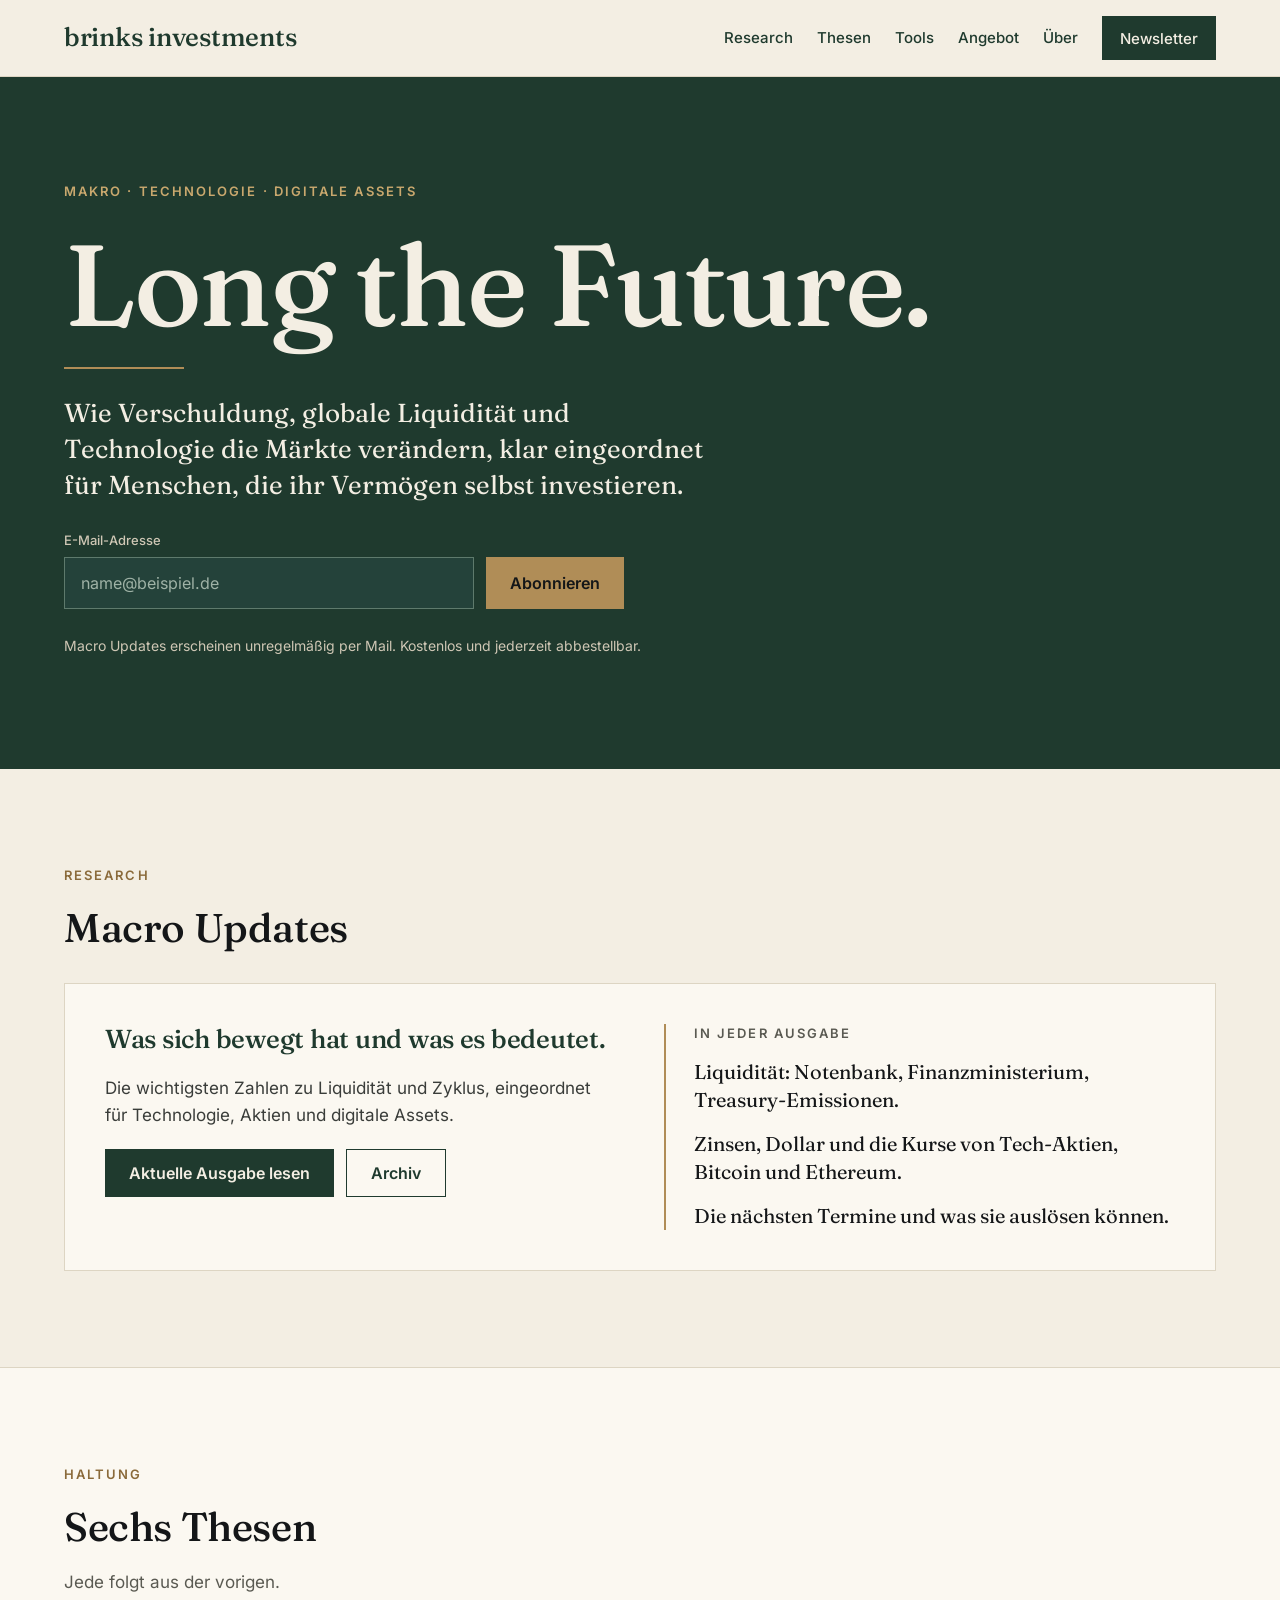
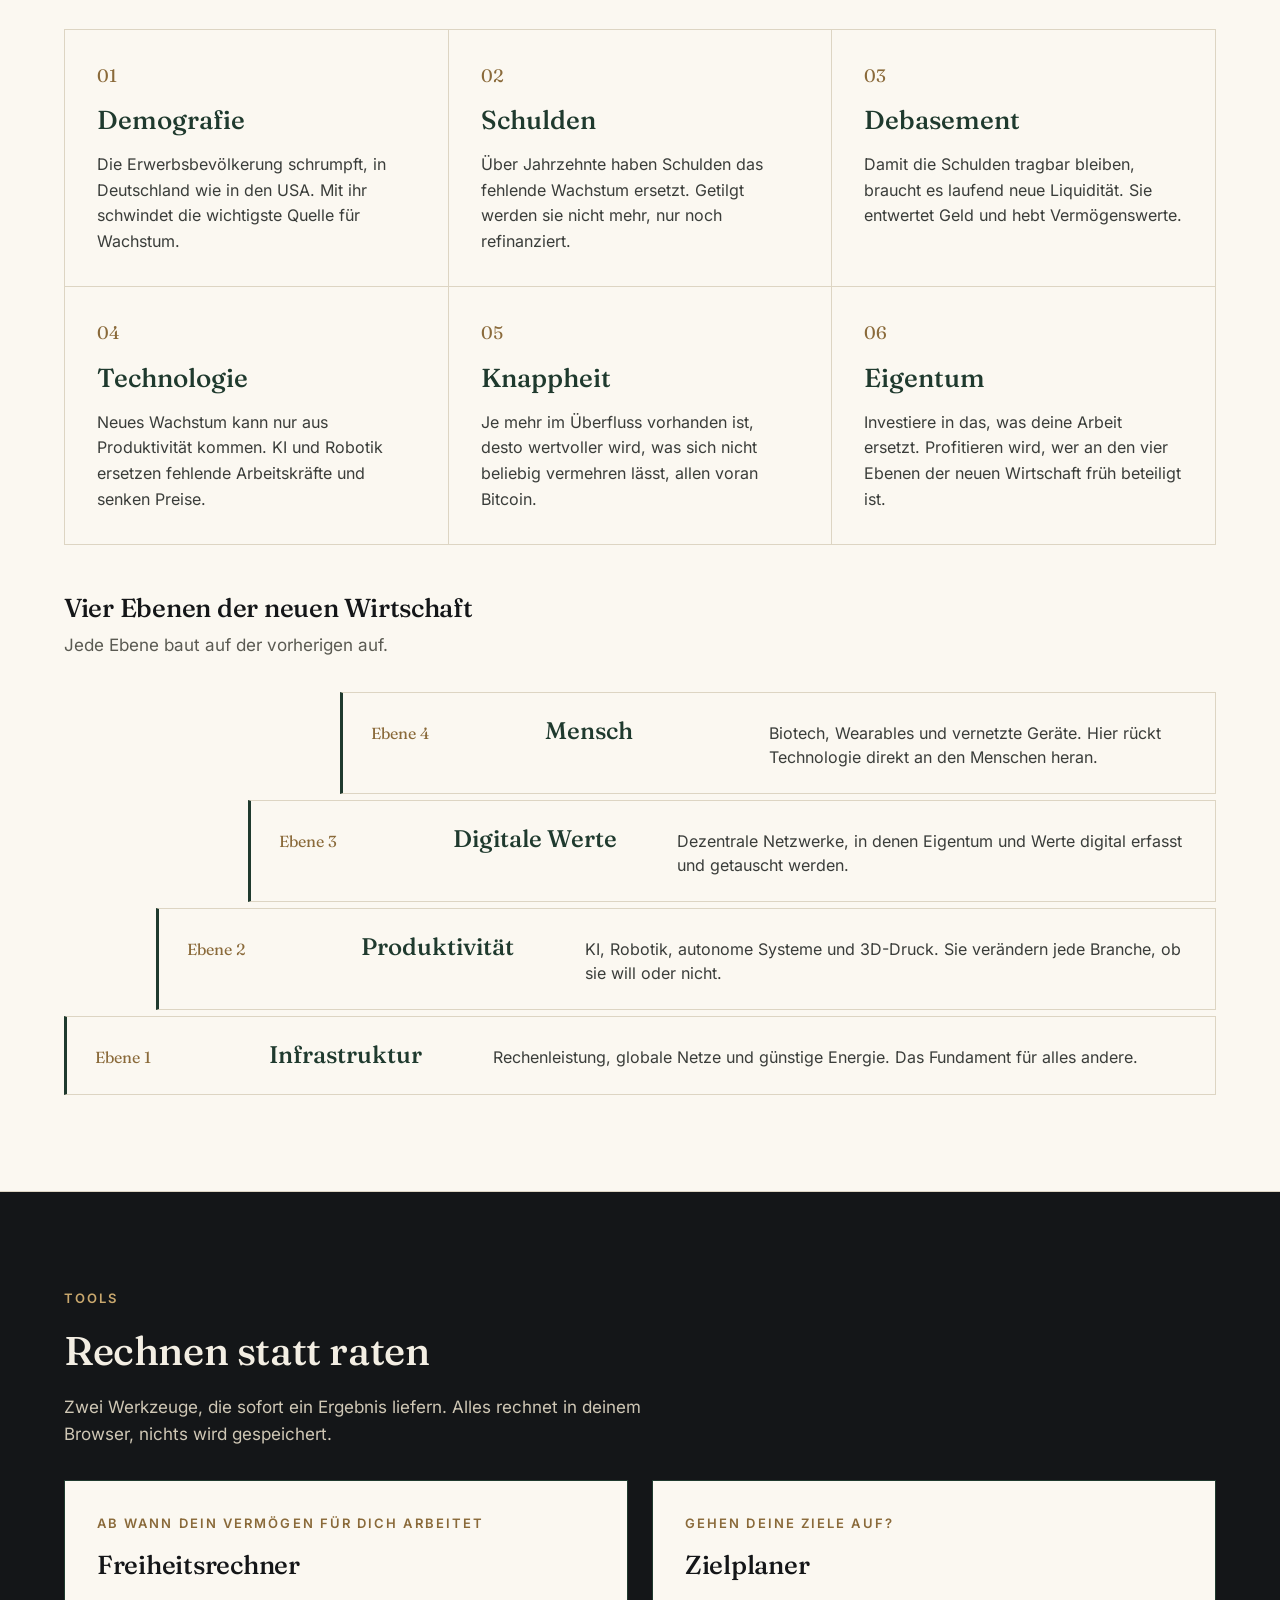
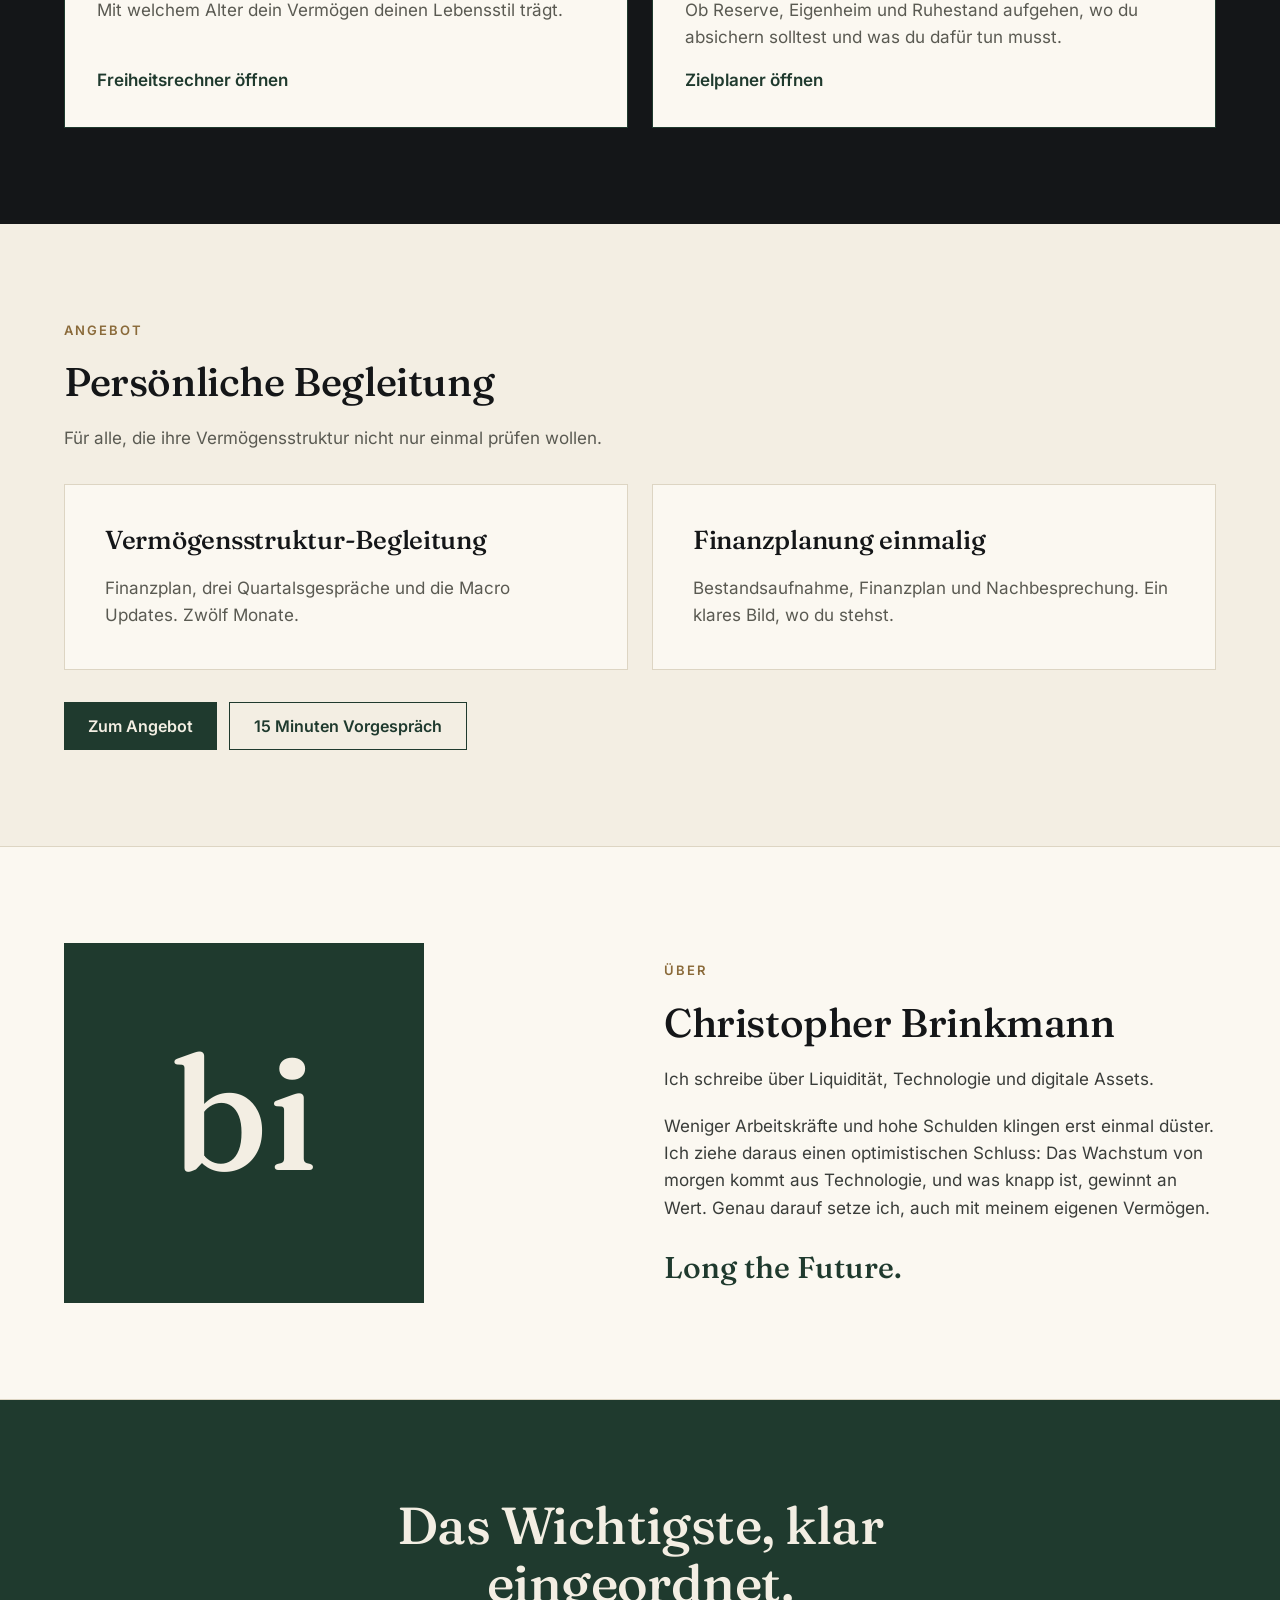
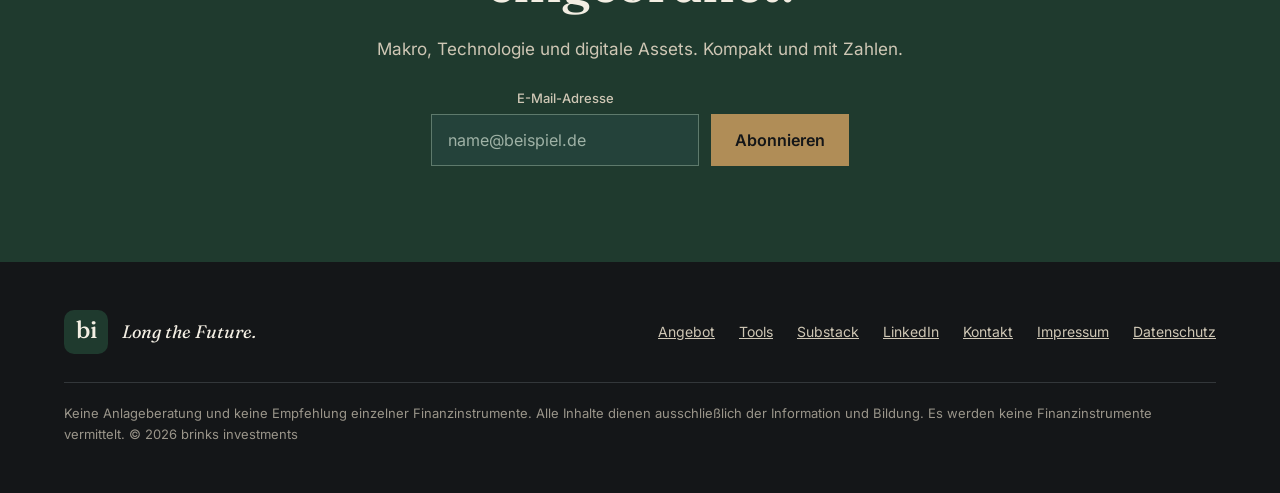
<file: index.html>
<!doctype html>
<html lang="de">
<head>
<meta charset="utf-8">
<meta name="viewport" content="width=device-width, initial-scale=1">
<title>brinks investments · Long the Future.</title>
<meta name="description" content="Makro, Liquidität und digitale Assets. Macro Updates, Rechner und persönliche Begleitung für die Vermögensstruktur.">
<meta property="og:title" content="brinks investments · Long the Future.">
<meta property="og:description" content="Makro, Liquidität und digitale Assets. Macro Updates, Rechner und persönliche Begleitung für die Vermögensstruktur.">
<meta property="og:image" content="https://www.brinksinvestments.com/assets/bi-icon.png">
<meta name="theme-color" content="#1F3A2E">
<link rel="icon" href="assets/favicon.svg" type="image/svg+xml">
<link rel="apple-touch-icon" href="assets/bi-icon.png">
<link rel="stylesheet" href="assets/site.css">
<script type="application/ld+json">
{
 "@context": "https://schema.org",
 "@graph": [
  {
   "@type": "Person",
   "@id": "https://www.brinksinvestments.com/#person",
   "name": "Christopher Brinkmann",
   "url": "https://www.brinksinvestments.com/",
   "email": "mailto:info@brinksinvestments.com",
   "address": {
    "@type": "PostalAddress",
    "addressLocality": "München",
    "addressCountry": "DE"
   },
   "knowsAbout": [
    "Vermögensstruktur",
    "Finanzplanung",
    "Makroökonomie",
    "Globale Liquidität",
    "Digitale Assets",
    "Bitcoin",
    "Ethereum",
    "Technologie"
   ],
   "worksFor": {
    "@id": "https://www.brinksinvestments.com/#org"
   },
   "sameAs": [
    "https://brinksinvestments.substack.com/"
   ]
  },
  {
   "@type": "ProfessionalService",
   "@id": "https://www.brinksinvestments.com/#org",
   "name": "brinks investments",
   "slogan": "Long the Future.",
   "url": "https://www.brinksinvestments.com/",
   "logo": "https://www.brinksinvestments.com/assets/bi-icon.png",
   "image": "https://www.brinksinvestments.com/assets/bi-icon.png",
   "email": "info@brinksinvestments.com",
   "founder": {
    "@id": "https://www.brinksinvestments.com/#person"
   },
   "address": {
    "@type": "PostalAddress",
    "addressLocality": "München",
    "addressCountry": "DE"
   },
   "areaServed": [
    {
     "@type": "Country",
     "name": "Deutschland"
    },
    {
     "@type": "Country",
     "name": "Österreich"
    },
    {
     "@type": "Country",
     "name": "Schweiz"
    }
   ],
   "description": "Vermögensstruktur-Begleitung und Finanzplanung ohne Produktempfehlung, die Macro Updates zu Liquidität, Technologie und digitalen Assets sowie kostenlose Finanzrechner.",
   "sameAs": [
    "https://brinksinvestments.substack.com/",
    "https://www.linkedin.com/company/brinks-investments"
   ],
   "knowsLanguage": "de"
  },
  {
   "@type": "WebSite",
   "@id": "https://www.brinksinvestments.com/#site",
   "name": "brinks investments",
   "url": "https://www.brinksinvestments.com/",
   "inLanguage": "de",
   "publisher": {
    "@id": "https://www.brinksinvestments.com/#org"
   }
  }
 ]
}
</script>
</head>
<body>
<header class="site-header">
  <div class="wrap">
    <a class="logo" href="start.html">brinks investments</a>
    <nav class="nav" aria-label="Hauptnavigation">
      <a href="start.html#research">Research</a>
      <a href="start.html#thesen">Thesen</a>
      <a href="tools.html">Tools</a>
      <a href="angebot.html">Angebot</a>
      <a href="start.html#ueber">Über</a>
      <a class="btn btn-green" href="https://brinksinvestments.substack.com/subscribe">Newsletter</a>
    </nav>
  </div>
</header>
<main>
<section class="hero on-dark">
  <div class="wrap">
    <p class="eyebrow">Makro · Technologie · Digitale Assets</p>
    <h1>Long the Future.</h1>
    <hr class="rule-brass">
    <p class="lead">Wie Verschuldung, globale Liquidität und Technologie die Märkte verändern, klar eingeordnet für Menschen, die ihr Vermögen selbst investieren.</p>
    <form class="signup" action="https://brinksinvestments.substack.com/subscribe" method="get">
        <div class="field">
          <label for="mail-hero">E-Mail-Adresse</label>
          <input id="mail-hero" name="email" type="email" autocomplete="email" placeholder="name@beispiel.de" required>
        </div>
        <button class="btn btn-brass" type="submit">Abonnieren</button>
      </form>
    <p class="sub">Macro Updates erscheinen unregelmäßig per Mail. Kostenlos und jederzeit abbestellbar.</p>
  </div>
</section>

<section id="research" class="section">
  <div class="wrap stack-lg">
    <div class="stack">
      <p class="eyebrow">Research</p>
      <h2>Macro Updates</h2>
    </div>
    <article class="card brief">
      <div class="stack">
        <h3 style="color:var(--green)">Was sich bewegt hat und was es bedeutet.</h3>
        <p style="color:var(--ink-2)">Die wichtigsten Zahlen zu Liquidität und Zyklus, eingeordnet für Technologie, Aktien und digitale Assets.</p>
        <div style="display:flex;flex-wrap:wrap;gap:12px">
          <a class="btn btn-green" href="https://brinksinvestments.substack.com/">Aktuelle Ausgabe lesen</a>
          <a class="btn btn-ghost" href="https://brinksinvestments.substack.com/archive">Archiv</a>
        </div>
      </div>
      <div class="points">
        <p class="eyebrow" style="color:var(--muted)">In jeder Ausgabe</p>
        <p>Liquidität: Notenbank, Finanzministerium, Treasury-Emissionen.</p>
        <p>Zinsen, Dollar und die Kurse von Tech-Aktien, Bitcoin und Ethereum.</p>
        <p>Die nächsten Termine und was sie auslösen können.</p>
      </div>
    </article>
  </div>
</section>

<section id="thesen" class="paper">
  <div class="wrap section stack-lg">
    <div class="stack">
      <p class="eyebrow">Haltung</p>
      <h2>Sechs Thesen</h2>
      <p class="muted">Jede folgt aus der vorigen.</p>
    </div>
    <div class="theses">
        <div class="thesis"><span class="num">01</span><span class="title">Demografie</span><span class="text">Die Erwerbsbevölkerung schrumpft, in Deutschland wie in den USA. Mit ihr schwindet die wichtigste Quelle für Wachstum.</span></div>
        <div class="thesis"><span class="num">02</span><span class="title">Schulden</span><span class="text">Über Jahrzehnte haben Schulden das fehlende Wachstum ersetzt. Getilgt werden sie nicht mehr, nur noch refinanziert.</span></div>
        <div class="thesis"><span class="num">03</span><span class="title">Debasement</span><span class="text">Damit die Schulden tragbar bleiben, braucht es laufend neue Liquidität. Sie entwertet Geld und hebt Vermögenswerte.</span></div>
        <div class="thesis"><span class="num">04</span><span class="title">Technologie</span><span class="text">Neues Wachstum kann nur aus Produktivität kommen. KI und Robotik ersetzen fehlende Arbeitskräfte und senken Preise.</span></div>
        <div class="thesis"><span class="num">05</span><span class="title">Knappheit</span><span class="text">Je mehr im Überfluss vorhanden ist, desto wertvoller wird, was sich nicht beliebig vermehren lässt, allen voran Bitcoin.</span></div>
        <div class="thesis"><span class="num">06</span><span class="title">Eigentum</span><span class="text">Investiere in das, was deine Arbeit ersetzt. Profitieren wird, wer an den vier Ebenen der neuen Wirtschaft früh beteiligt ist.</span></div>
    </div>
    <div class="stack" style="gap:8px;margin-top:16px"><h3>Vier Ebenen der neuen Wirtschaft</h3><p class="muted">Jede Ebene baut auf der vorherigen auf.</p></div>
    <ol class="stairs">
        <li class="step s1"><span class="num">Ebene 1</span><span class="title">Infrastruktur</span><span class="text">Rechenleistung, globale Netze und günstige Energie. Das Fundament für alles andere.</span></li>
        <li class="step s2"><span class="num">Ebene 2</span><span class="title">Produktivität</span><span class="text">KI, Robotik, autonome Systeme und 3D-Druck. Sie verändern jede Branche, ob sie will oder nicht.</span></li>
        <li class="step s3"><span class="num">Ebene 3</span><span class="title">Digitale Werte</span><span class="text">Dezentrale Netzwerke, in denen Eigentum und Werte digital erfasst und getauscht werden.</span></li>
        <li class="step s4"><span class="num">Ebene 4</span><span class="title">Mensch</span><span class="text">Biotech, Wearables und vernetzte Geräte. Hier rückt Technologie direkt an den Menschen heran.</span></li>
    </ol>
  </div>
</section>

<section id="tools" class="on-ink">
  <div class="wrap section stack-lg">
    <div class="stack">
      <p class="eyebrow light">Tools</p>
      <h2>Rechnen statt raten</h2>
      <p style="color:var(--on-dark);max-width:640px">Zwei Werkzeuge, die sofort ein Ergebnis liefern. Alles rechnet in deinem Browser, nichts wird gespeichert.</p>
    </div>
    <div class="grid-auto">
      <a class="tool-card" href="freiheitsrechner.html">
        <p class="eyebrow">Ab wann dein Vermögen für dich arbeitet</p>
        <h3>Freiheitsrechner</h3>
        <p class="muted">Mit welchem Alter dein Vermögen deinen Lebensstil trägt.</p>
        <span class="go">Freiheitsrechner öffnen</span>
      </a>
      <a class="tool-card" href="zielplaner.html">
        <p class="eyebrow">Gehen deine Ziele auf?</p>
        <h3>Zielplaner</h3>
        <p class="muted">Ob Reserve, Eigenheim und Ruhestand aufgehen, wo du absichern solltest und was du dafür tun musst.</p>
        <span class="go">Zielplaner öffnen</span>
      </a>
    </div>
  </div>
</section>

<section class="section">
  <div class="wrap stack-lg">
    <div class="stack">
      <p class="eyebrow">Angebot</p>
      <h2>Persönliche Begleitung</h2>
      <p class="muted" style="max-width:640px">Für alle, die ihre Vermögensstruktur nicht nur einmal prüfen wollen.</p>
    </div>
    <div class="grid-auto">
      <div class="card offer">
        <h3>Vermögensstruktur-Begleitung</h3>
        <p class="muted">Finanzplan, drei Quartalsgespräche und die Macro Updates. Zwölf Monate.</p>
      </div>
      <div class="card offer">
        <h3>Finanzplanung einmalig</h3>
        <p class="muted">Bestandsaufnahme, Finanzplan und Nachbesprechung. Ein klares Bild, wo du stehst.</p>
      </div>
    </div>
    <div style="display:flex;flex-wrap:wrap;gap:12px">
      <a class="btn btn-green" href="angebot.html">Zum Angebot</a>
      <a class="btn btn-ghost" href="mailto:info@brinksinvestments.com?subject=Vorgespr%C3%A4ch%20Verm%C3%B6gensstruktur">15 Minuten Vorgespräch</a>
    </div>
  </div>
</section>

<section id="ueber" class="paper">
  <div class="wrap section" style="display:grid;grid-template-columns:repeat(auto-fit,minmax(min(100%,300px),1fr));gap:48px;align-items:center">
    <div style="aspect-ratio:1/1;max-width:360px;width:100%;background:var(--green);display:flex;align-items:center;justify-content:center">
      <span style="font-family:var(--serif);font-weight:500;font-size:clamp(96px,16vw,160px);line-height:1;color:var(--ivory);padding-bottom:.12em" aria-hidden="true">bi</span>
    </div>
    <div class="stack">
      <p class="eyebrow">Über</p>
      <h2>Christopher Brinkmann</h2>
      <p style="color:var(--ink-2)">Ich schreibe über Liquidität, Technologie und digitale Assets.</p>
      <p style="color:var(--ink-2)">Weniger Arbeitskräfte und hohe Schulden klingen erst einmal düster. Ich ziehe daraus einen optimistischen Schluss: Das Wachstum von morgen kommt aus Technologie, und was knapp ist, gewinnt an Wert. Genau darauf setze ich, auch mit meinem eigenen Vermögen.</p>
      <p style="font-family:var(--serif);font-weight:500;font-size:clamp(24px,2.6vw,30px);line-height:1.2;color:var(--green);margin-top:8px">Long the Future.</p>
    </div>
  </div>
</section>

<section id="newsletter" class="on-dark">
  <div class="wrap section" style="max-width:760px;display:flex;flex-direction:column;align-items:center;text-align:center;gap:24px">
    <h2 style="font-size:clamp(32px,4.5vw,52px)">Das Wichtigste, klar eingeordnet.</h2>
    <p style="color:var(--on-dark)">Makro, Technologie und digitale Assets. Kompakt und mit Zahlen.</p>
    <form class="signup" action="https://brinksinvestments.substack.com/subscribe" method="get" style="margin:0 auto">
        <div class="field">
          <label for="mail-footer">E-Mail-Adresse</label>
          <input id="mail-footer" name="email" type="email" autocomplete="email" placeholder="name@beispiel.de" required>
        </div>
        <button class="btn btn-brass" type="submit">Abonnieren</button>
      </form>
  </div>
</section>

</main>
<footer class="site-footer">
  <div class="wrap">
    <div class="top">
      <div class="brand">
        <span class="bi" aria-hidden="true">bi</span>
        <span class="claim">Long the Future.</span>
      </div>
      <nav aria-label="Weitere Seiten">
        <a href="angebot.html">Angebot</a>
        <a href="tools.html">Tools</a>
        <a href="https://brinksinvestments.substack.com/">Substack</a>
<a href="https://www.linkedin.com/company/brinks-investments" rel="me">LinkedIn</a>
        <a href="mailto:info@brinksinvestments.com">Kontakt</a>
        <a href="impressum.html">Impressum</a>
        <a href="datenschutz.html">Datenschutz</a>
      </nav>
    </div>
    <p class="note">Keine Anlageberatung und keine Empfehlung einzelner Finanzinstrumente. Alle Inhalte dienen ausschließlich der Information und Bildung. Es werden keine Finanzinstrumente vermittelt. © 2026 brinks investments</p>
  </div>
</footer>
</body>
</html>
</file>
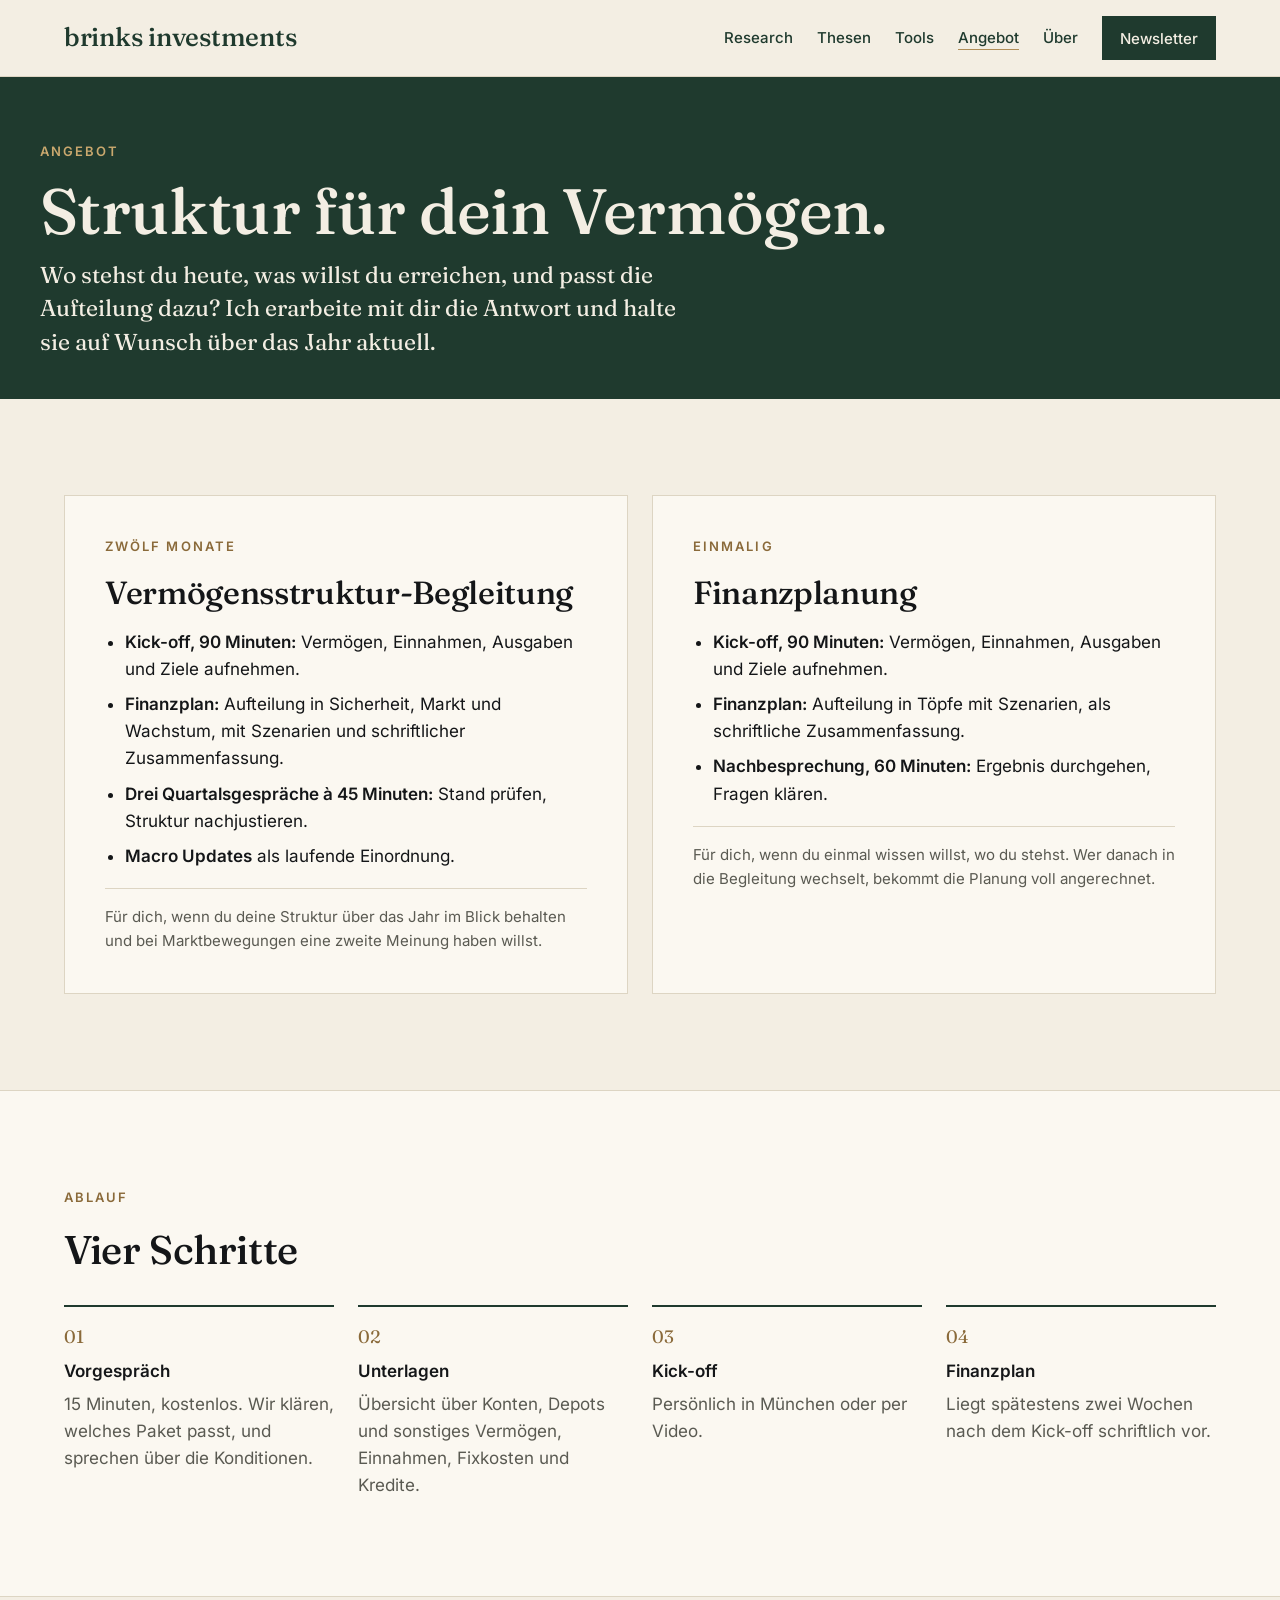
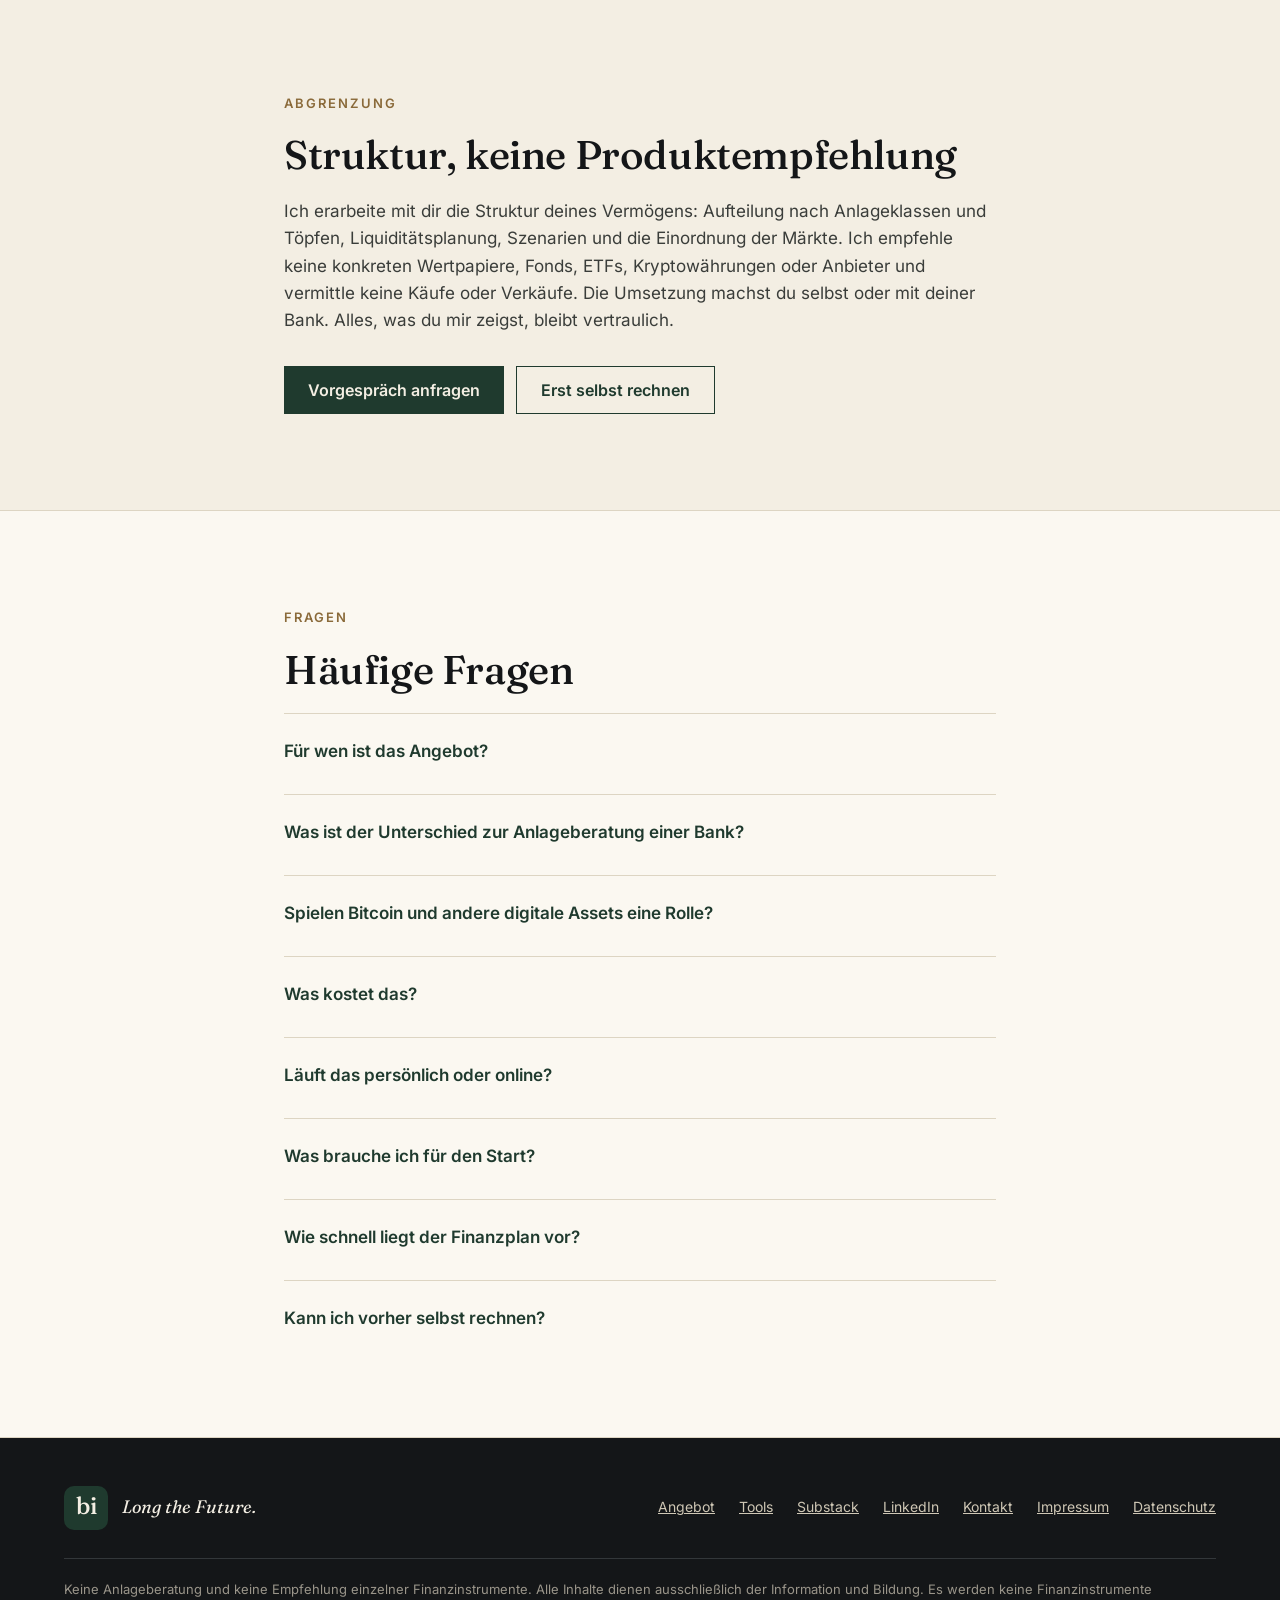
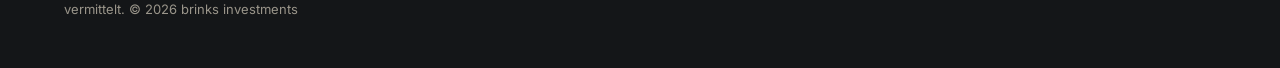
<file: angebot.html>
<!doctype html>
<html lang="de">
<head>
<meta charset="utf-8">
<meta name="viewport" content="width=device-width, initial-scale=1">
<title>Angebot · brinks investments</title>
<meta name="description" content="Vermögensstruktur-Begleitung und Finanzplanung: Struktur für dein Vermögen, ohne Produktempfehlung.">
<meta property="og:title" content="Angebot · brinks investments">
<meta property="og:description" content="Vermögensstruktur-Begleitung und Finanzplanung: Struktur für dein Vermögen, ohne Produktempfehlung.">
<meta property="og:image" content="https://www.brinksinvestments.com/assets/bi-icon.png">
<meta name="theme-color" content="#1F3A2E">
<link rel="icon" href="assets/favicon.svg" type="image/svg+xml">
<link rel="apple-touch-icon" href="assets/bi-icon.png">
<link rel="stylesheet" href="assets/site.css">
<script type="application/ld+json">
{
 "@context": "https://schema.org",
 "@graph": [
  {
   "@type": "Person",
   "@id": "https://www.brinksinvestments.com/#person",
   "name": "Christopher Brinkmann",
   "url": "https://www.brinksinvestments.com/",
   "email": "mailto:info@brinksinvestments.com",
   "address": {
    "@type": "PostalAddress",
    "addressLocality": "München",
    "addressCountry": "DE"
   },
   "knowsAbout": [
    "Vermögensstruktur",
    "Finanzplanung",
    "Makroökonomie",
    "Globale Liquidität",
    "Digitale Assets",
    "Bitcoin",
    "Ethereum",
    "Technologie"
   ],
   "worksFor": {
    "@id": "https://www.brinksinvestments.com/#org"
   },
   "sameAs": [
    "https://brinksinvestments.substack.com/"
   ]
  },
  {
   "@type": "ProfessionalService",
   "@id": "https://www.brinksinvestments.com/#org",
   "name": "brinks investments",
   "slogan": "Long the Future.",
   "url": "https://www.brinksinvestments.com/",
   "logo": "https://www.brinksinvestments.com/assets/bi-icon.png",
   "image": "https://www.brinksinvestments.com/assets/bi-icon.png",
   "email": "info@brinksinvestments.com",
   "founder": {
    "@id": "https://www.brinksinvestments.com/#person"
   },
   "address": {
    "@type": "PostalAddress",
    "addressLocality": "München",
    "addressCountry": "DE"
   },
   "areaServed": [
    {
     "@type": "Country",
     "name": "Deutschland"
    },
    {
     "@type": "Country",
     "name": "Österreich"
    },
    {
     "@type": "Country",
     "name": "Schweiz"
    }
   ],
   "description": "Vermögensstruktur-Begleitung und Finanzplanung ohne Produktempfehlung, die Macro Updates zu Liquidität, Technologie und digitalen Assets sowie kostenlose Finanzrechner.",
   "sameAs": [
    "https://brinksinvestments.substack.com/",
    "https://www.linkedin.com/company/brinks-investments"
   ],
   "knowsLanguage": "de"
  },
  {
   "@type": "Service",
   "name": "Vermögensstruktur-Begleitung",
   "description": "Zwölf Monate: Kick-off, Finanzplan mit Aufteilung in Sicherheit, Markt und Wachstum, drei Quartalsgespräche und die Macro Updates. Keine Produktempfehlung.",
   "provider": {
    "@id": "https://www.brinksinvestments.com/#org"
   },
   "areaServed": "DACH",
   "serviceType": "Vermögensstruktur und Finanzplanung",
   "url": "https://www.brinksinvestments.com/angebot.html"
  },
  {
   "@type": "Service",
   "name": "Finanzplanung",
   "description": "Einmalig: Kick-off, schriftlicher Finanzplan mit Szenarien und Nachbesprechung. Keine Produktempfehlung.",
   "provider": {
    "@id": "https://www.brinksinvestments.com/#org"
   },
   "areaServed": "DACH",
   "serviceType": "Vermögensstruktur und Finanzplanung",
   "url": "https://www.brinksinvestments.com/angebot.html"
  },
  {
   "@type": "FAQPage",
   "mainEntity": [
    {
     "@type": "Question",
     "name": "Für wen ist das Angebot?",
     "acceptedAnswer": {
      "@type": "Answer",
      "text": "Für Unternehmer, Familien und Privatanleger, die ihr Vermögen selbst investieren und eine klare Struktur dafür wollen: wie viel Sicherheit nötig ist, was in den Markt gehört und welcher Anteil wachsen darf."
     }
    },
    {
     "@type": "Question",
     "name": "Was ist der Unterschied zur Anlageberatung einer Bank?",
     "acceptedAnswer": {
      "@type": "Answer",
      "text": "Ich erarbeite die Struktur deines Vermögens nach Anlageklassen und Töpfen, nicht die Auswahl einzelner Produkte. Ich empfehle keine konkreten Wertpapiere, Fonds, ETFs, Kryptowährungen oder Anbieter und vermittle keine Käufe oder Verkäufe. Die Umsetzung machst du selbst oder mit deiner Bank."
     }
    },
    {
     "@type": "Question",
     "name": "Spielen Bitcoin und andere digitale Assets eine Rolle?",
     "acceptedAnswer": {
      "@type": "Answer",
      "text": "Ja, als Anlageklasse. In der Struktur ordnen wir ein, welchen Anteil digitale Assets neben Cash, Gold, Aktien, Anleihen und Beteiligungen haben können. Einzelne Kryptowährungen oder Anbieter empfehle ich nicht."
     }
    },
    {
     "@type": "Question",
     "name": "Was kostet das?",
     "acceptedAnswer": {
      "@type": "Answer",
      "text": "Das Vorgespräch dauert 15 Minuten und ist kostenlos. Darin klären wir, welches Paket passt, und sprechen über die Konditionen. Wer nach der einmaligen Finanzplanung in die Begleitung wechselt, bekommt die Planung voll angerechnet."
     }
    },
    {
     "@type": "Question",
     "name": "Läuft das persönlich oder online?",
     "acceptedAnswer": {
      "@type": "Answer",
      "text": "Beides. Das Kick-off findet persönlich in München oder per Video statt, die Quartalsgespräche ebenso."
     }
    },
    {
     "@type": "Question",
     "name": "Was brauche ich für den Start?",
     "acceptedAnswer": {
      "@type": "Answer",
      "text": "Eine Übersicht über Konten, Depots und sonstiges Vermögen, dazu Einnahmen, Fixkosten und Kredite. Grobe Werte reichen für den Anfang."
     }
    },
    {
     "@type": "Question",
     "name": "Wie schnell liegt der Finanzplan vor?",
     "acceptedAnswer": {
      "@type": "Answer",
      "text": "Spätestens zwei Wochen nach dem Kick-off, schriftlich."
     }
    },
    {
     "@type": "Question",
     "name": "Kann ich vorher selbst rechnen?",
     "acceptedAnswer": {
      "@type": "Answer",
      "text": "Ja. Freiheitsrechner und Zielplaner sind kostenlos, laufen in deinem Browser und speichern nichts."
     }
    }
   ]
  }
 ]
}
</script>
</head>
<body>
<header class="site-header">
  <div class="wrap">
    <a class="logo" href="index.html">brinks investments</a>
    <nav class="nav" aria-label="Hauptnavigation">
      <a href="index.html#research">Research</a>
      <a href="index.html#thesen">Thesen</a>
      <a href="tools.html">Tools</a>
      <a href="angebot.html" aria-current="page">Angebot</a>
      <a href="index.html#ueber">Über</a>
      <a class="btn btn-green" href="https://brinksinvestments.substack.com/subscribe">Newsletter</a>
    </nav>
  </div>
</header>
<main>
<section class="on-dark">
  <div class="wrap tool-head">
    <p class="eyebrow">Angebot</p>
    <h1>Struktur für dein Vermögen.</h1>
    <p style="max-width:660px;font-family:var(--serif);font-size:clamp(19px,2vw,23px);line-height:1.45">Wo stehst du heute, was willst du erreichen, und passt die Aufteilung dazu? Ich erarbeite mit dir die Antwort und halte sie auf Wunsch über das Jahr aktuell.</p>
  </div>
</section>

<section class="section">
  <div class="wrap grid-auto">
    <article class="card offer">
      <p class="eyebrow">Zwölf Monate</p>
      <h2 style="font-size:32px">Vermögensstruktur-Begleitung</h2>
      <ul>
        <li><strong>Kick-off, 90 Minuten:</strong> Vermögen, Einnahmen, Ausgaben und Ziele aufnehmen.</li>
        <li><strong>Finanzplan:</strong> Aufteilung in Sicherheit, Markt und Wachstum, mit Szenarien und schriftlicher Zusammenfassung.</li>
        <li><strong>Drei Quartalsgespräche à 45 Minuten:</strong> Stand prüfen, Struktur nachjustieren.</li>
        <li><strong>Macro Updates</strong> als laufende Einordnung.</li>
      </ul>
      <p class="for">Für dich, wenn du deine Struktur über das Jahr im Blick behalten und bei Marktbewegungen eine zweite Meinung haben willst.</p>
    </article>
    <article class="card offer">
      <p class="eyebrow">Einmalig</p>
      <h2 style="font-size:32px">Finanzplanung</h2>
      <ul>
        <li><strong>Kick-off, 90 Minuten:</strong> Vermögen, Einnahmen, Ausgaben und Ziele aufnehmen.</li>
        <li><strong>Finanzplan:</strong> Aufteilung in Töpfe mit Szenarien, als schriftliche Zusammenfassung.</li>
        <li><strong>Nachbesprechung, 60 Minuten:</strong> Ergebnis durchgehen, Fragen klären.</li>
      </ul>
      <p class="for">Für dich, wenn du einmal wissen willst, wo du stehst. Wer danach in die Begleitung wechselt, bekommt die Planung voll angerechnet.</p>
    </article>
  </div>
</section>

<section class="paper">
  <div class="wrap section stack-lg">
    <div class="stack">
      <p class="eyebrow">Ablauf</p>
      <h2>Vier Schritte</h2>
    </div>
    <ol class="steps">
      <li><strong>Vorgespräch</strong><span class="muted">15 Minuten, kostenlos. Wir klären, welches Paket passt, und sprechen über die Konditionen.</span></li>
      <li><strong>Unterlagen</strong><span class="muted">Übersicht über Konten, Depots und sonstiges Vermögen, Einnahmen, Fixkosten und Kredite.</span></li>
      <li><strong>Kick-off</strong><span class="muted">Persönlich in München oder per Video.</span></li>
      <li><strong>Finanzplan</strong><span class="muted">Liegt spätestens zwei Wochen nach dem Kick-off schriftlich vor.</span></li>
    </ol>
  </div>
</section>

<section class="section">
  <div class="wrap narrow stack">
    <p class="eyebrow">Abgrenzung</p>
    <h2>Struktur, keine Produktempfehlung</h2>
    <p style="color:var(--ink-2)">Ich erarbeite mit dir die Struktur deines Vermögens: Aufteilung nach Anlageklassen und Töpfen, Liquiditätsplanung, Szenarien und die Einordnung der Märkte. Ich empfehle keine konkreten Wertpapiere, Fonds, ETFs, Kryptowährungen oder Anbieter und vermittle keine Käufe oder Verkäufe. Die Umsetzung machst du selbst oder mit deiner Bank. Alles, was du mir zeigst, bleibt vertraulich.</p>
    <div style="display:flex;flex-wrap:wrap;gap:12px;margin-top:12px">
      <a class="btn btn-green" href="mailto:info@brinksinvestments.com?subject=Vorgespr%C3%A4ch%20Verm%C3%B6gensstruktur">Vorgespräch anfragen</a>
      <a class="btn btn-ghost" href="tools.html">Erst selbst rechnen</a>
    </div>
  </div>
</section>

<section class="paper">
  <div class="wrap narrow section stack">
    <p class="eyebrow">Fragen</p>
    <h2>Häufige Fragen</h2>
      <details class="disclose"><summary>Für wen ist das Angebot?</summary><p style="color:var(--ink-2);margin:8px 0 0">Für Unternehmer, Familien und Privatanleger, die ihr Vermögen selbst investieren und eine klare Struktur dafür wollen: wie viel Sicherheit nötig ist, was in den Markt gehört und welcher Anteil wachsen darf.</p></details>
      <details class="disclose"><summary>Was ist der Unterschied zur Anlageberatung einer Bank?</summary><p style="color:var(--ink-2);margin:8px 0 0">Ich erarbeite die Struktur deines Vermögens nach Anlageklassen und Töpfen, nicht die Auswahl einzelner Produkte. Ich empfehle keine konkreten Wertpapiere, Fonds, ETFs, Kryptowährungen oder Anbieter und vermittle keine Käufe oder Verkäufe. Die Umsetzung machst du selbst oder mit deiner Bank.</p></details>
      <details class="disclose"><summary>Spielen Bitcoin und andere digitale Assets eine Rolle?</summary><p style="color:var(--ink-2);margin:8px 0 0">Ja, als Anlageklasse. In der Struktur ordnen wir ein, welchen Anteil digitale Assets neben Cash, Gold, Aktien, Anleihen und Beteiligungen haben können. Einzelne Kryptowährungen oder Anbieter empfehle ich nicht.</p></details>
      <details class="disclose"><summary>Was kostet das?</summary><p style="color:var(--ink-2);margin:8px 0 0">Das Vorgespräch dauert 15 Minuten und ist kostenlos. Darin klären wir, welches Paket passt, und sprechen über die Konditionen. Wer nach der einmaligen Finanzplanung in die Begleitung wechselt, bekommt die Planung voll angerechnet.</p></details>
      <details class="disclose"><summary>Läuft das persönlich oder online?</summary><p style="color:var(--ink-2);margin:8px 0 0">Beides. Das Kick-off findet persönlich in München oder per Video statt, die Quartalsgespräche ebenso.</p></details>
      <details class="disclose"><summary>Was brauche ich für den Start?</summary><p style="color:var(--ink-2);margin:8px 0 0">Eine Übersicht über Konten, Depots und sonstiges Vermögen, dazu Einnahmen, Fixkosten und Kredite. Grobe Werte reichen für den Anfang.</p></details>
      <details class="disclose"><summary>Wie schnell liegt der Finanzplan vor?</summary><p style="color:var(--ink-2);margin:8px 0 0">Spätestens zwei Wochen nach dem Kick-off, schriftlich.</p></details>
      <details class="disclose"><summary>Kann ich vorher selbst rechnen?</summary><p style="color:var(--ink-2);margin:8px 0 0">Ja. Freiheitsrechner und Zielplaner sind kostenlos, laufen in deinem Browser und speichern nichts.</p></details>
  </div>
</section>

</main>
<footer class="site-footer">
  <div class="wrap">
    <div class="top">
      <div class="brand">
        <span class="bi" aria-hidden="true">bi</span>
        <span class="claim">Long the Future.</span>
      </div>
      <nav aria-label="Weitere Seiten">
        <a href="angebot.html">Angebot</a>
        <a href="tools.html">Tools</a>
        <a href="https://brinksinvestments.substack.com/">Substack</a>
<a href="https://www.linkedin.com/company/brinks-investments" rel="me">LinkedIn</a>
        <a href="mailto:info@brinksinvestments.com">Kontakt</a>
        <a href="impressum.html">Impressum</a>
        <a href="datenschutz.html">Datenschutz</a>
      </nav>
    </div>
    <p class="note">Keine Anlageberatung und keine Empfehlung einzelner Finanzinstrumente. Alle Inhalte dienen ausschließlich der Information und Bildung. Es werden keine Finanzinstrumente vermittelt. © 2026 brinks investments</p>
  </div>
</footer>
</body>
</html>
</file>
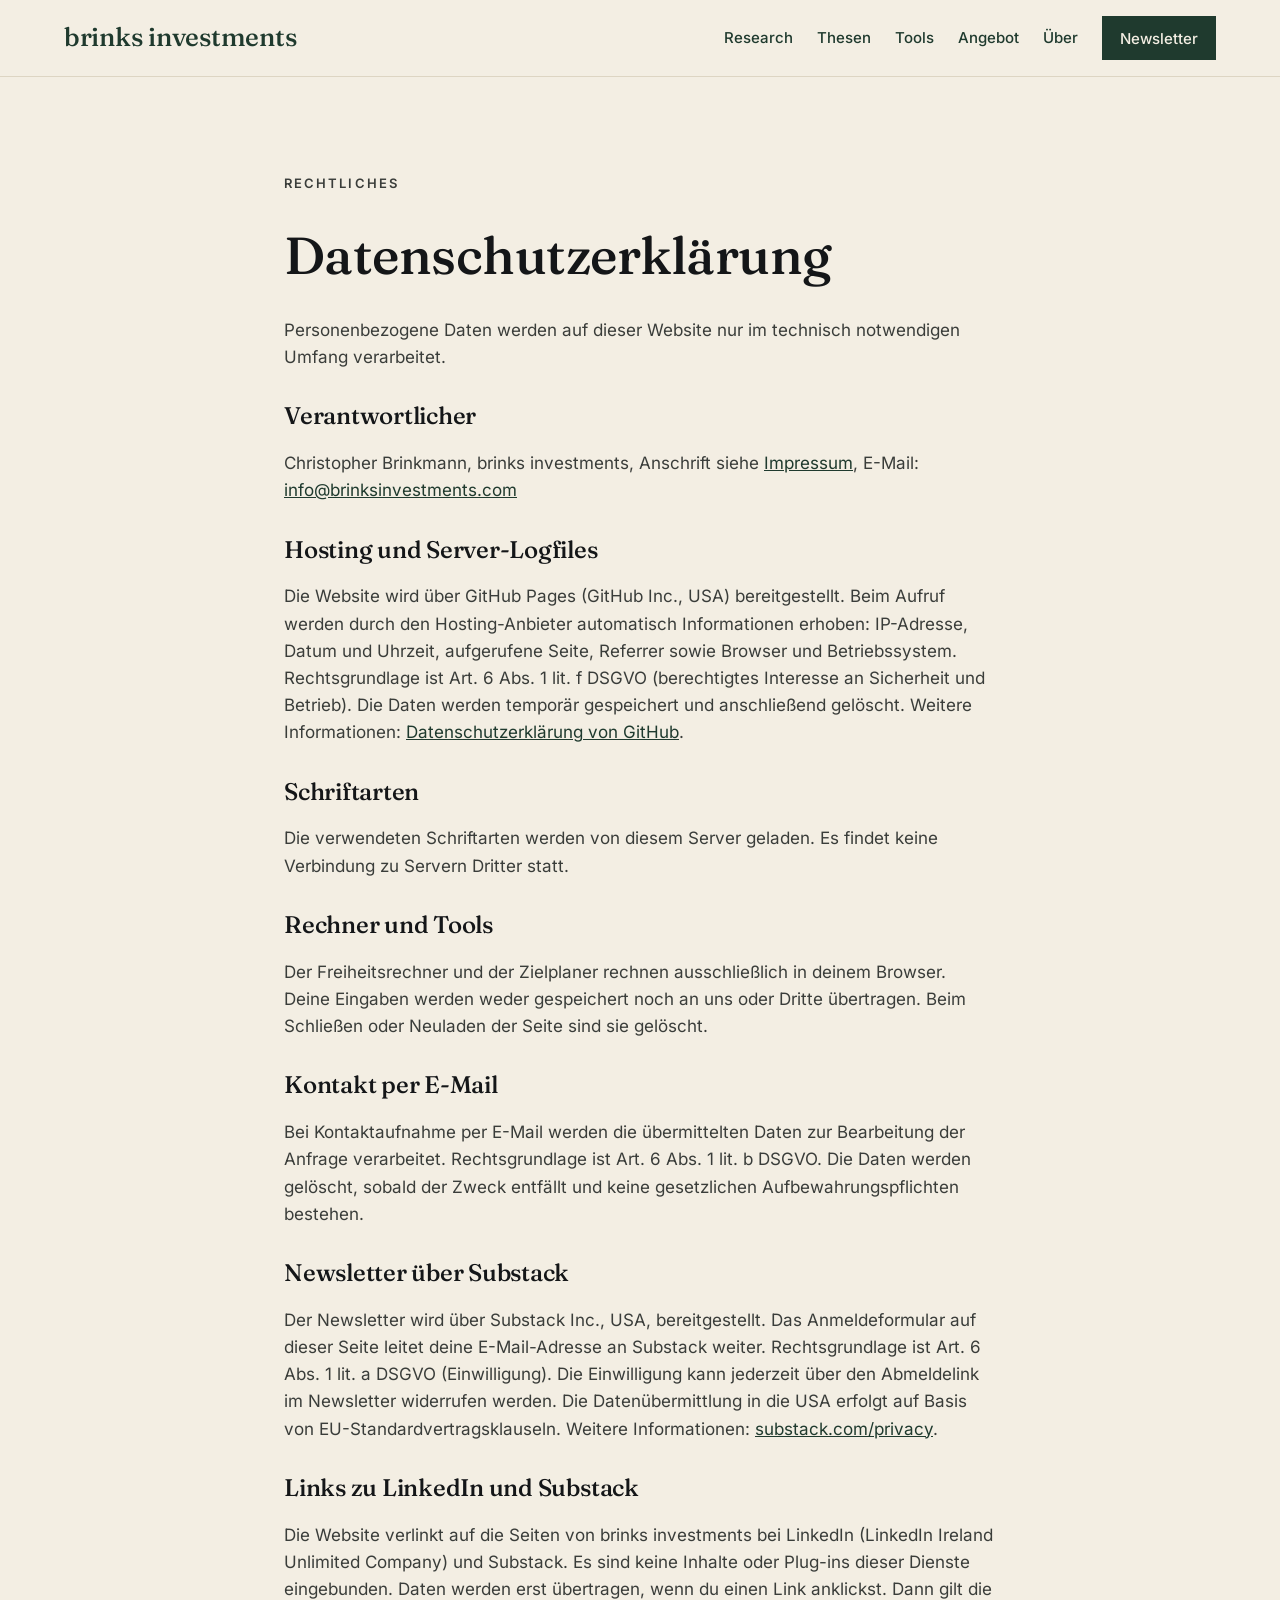
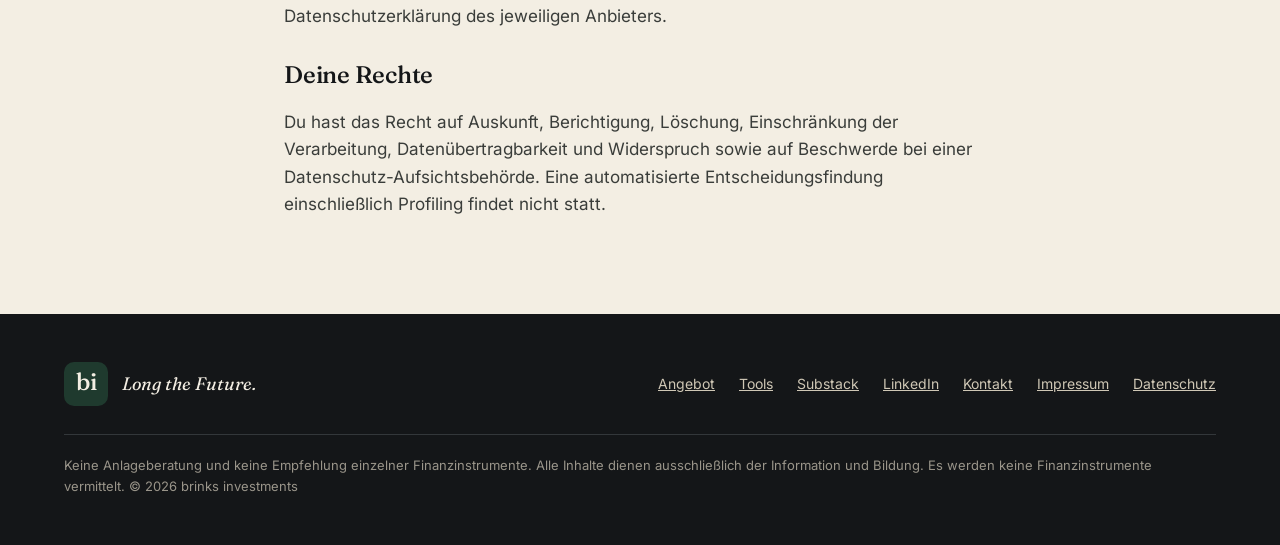
<file: datenschutz.html>
<!doctype html>
<html lang="de">
<head>
<meta charset="utf-8">
<meta name="viewport" content="width=device-width, initial-scale=1">
<title>Datenschutz · brinks investments</title>
<meta name="description" content="Datenschutzerklärung von brinks investments.">
<meta property="og:title" content="Datenschutz · brinks investments">
<meta property="og:description" content="Datenschutzerklärung von brinks investments.">
<meta property="og:image" content="https://www.brinksinvestments.com/assets/bi-icon.png">
<meta name="theme-color" content="#1F3A2E">
<link rel="icon" href="assets/favicon.svg" type="image/svg+xml">
<link rel="apple-touch-icon" href="assets/bi-icon.png">
<link rel="stylesheet" href="assets/site.css">
</head>
<body>
<header class="site-header">
  <div class="wrap">
    <a class="logo" href="start.html">brinks investments</a>
    <nav class="nav" aria-label="Hauptnavigation">
      <a href="start.html#research">Research</a>
      <a href="start.html#thesen">Thesen</a>
      <a href="tools.html">Tools</a>
      <a href="angebot.html">Angebot</a>
      <a href="start.html#ueber">Über</a>
      <a class="btn btn-green" href="https://brinksinvestments.substack.com/subscribe">Newsletter</a>
    </nav>
  </div>
</header>
<main>
<section class="section legal">
  <div class="wrap narrow stack">
    <p class="eyebrow">Rechtliches</p>
    <h1>Datenschutz&shy;erklärung</h1>
    <p>Personenbezogene Daten werden auf dieser Website nur im technisch notwendigen Umfang verarbeitet.</p>
    <h2>Verantwortlicher</h2>
    <p>Christopher Brinkmann, brinks investments, Anschrift siehe <a href="impressum.html">Impressum</a>, E-Mail: <a href="mailto:info@brinksinvestments.com">info@brinksinvestments.com</a></p>
    <h2>Hosting und Server-Logfiles</h2>
    <p>Die Website wird über GitHub Pages (GitHub Inc., USA) bereitgestellt. Beim Aufruf werden durch den Hosting-Anbieter automatisch Informationen erhoben: IP-Adresse, Datum und Uhrzeit, aufgerufene Seite, Referrer sowie Browser und Betriebssystem. Rechtsgrundlage ist Art. 6 Abs. 1 lit. f DSGVO (berechtigtes Interesse an Sicherheit und Betrieb). Die Daten werden temporär gespeichert und anschließend gelöscht. Weitere Informationen: <a href="https://docs.github.com/de/site-policy/privacy-policies/github-general-privacy-statement">Datenschutzerklärung von GitHub</a>.</p>
    <h2>Schriftarten</h2>
    <p>Die verwendeten Schriftarten werden von diesem Server geladen. Es findet keine Verbindung zu Servern Dritter statt.</p>
    <h2>Rechner und Tools</h2>
    <p>Der Freiheitsrechner und der Zielplaner rechnen ausschließlich in deinem Browser. Deine Eingaben werden weder gespeichert noch an uns oder Dritte übertragen. Beim Schließen oder Neuladen der Seite sind sie gelöscht.</p>
    <h2>Kontakt per E-Mail</h2>
    <p>Bei Kontaktaufnahme per E-Mail werden die übermittelten Daten zur Bearbeitung der Anfrage verarbeitet. Rechtsgrundlage ist Art. 6 Abs. 1 lit. b DSGVO. Die Daten werden gelöscht, sobald der Zweck entfällt und keine gesetzlichen Aufbewahrungspflichten bestehen.</p>
    <h2>Newsletter über Substack</h2>
    <p>Der Newsletter wird über Substack Inc., USA, bereitgestellt. Das Anmeldeformular auf dieser Seite leitet deine E-Mail-Adresse an Substack weiter. Rechtsgrundlage ist Art. 6 Abs. 1 lit. a DSGVO (Einwilligung). Die Einwilligung kann jederzeit über den Abmeldelink im Newsletter widerrufen werden. Die Datenübermittlung in die USA erfolgt auf Basis von EU-Standardvertragsklauseln. Weitere Informationen: <a href="https://substack.com/privacy">substack.com/privacy</a>.</p>
    <h2>Links zu LinkedIn und Substack</h2>
    <p>Die Website verlinkt auf die Seiten von brinks investments bei LinkedIn (LinkedIn Ireland Unlimited Company) und Substack. Es sind keine Inhalte oder Plug-ins dieser Dienste eingebunden. Daten werden erst übertragen, wenn du einen Link anklickst. Dann gilt die Datenschutzerklärung des jeweiligen Anbieters.</p>

    <h2>Deine Rechte</h2>
    <p>Du hast das Recht auf Auskunft, Berichtigung, Löschung, Einschränkung der Verarbeitung, Datenübertragbarkeit und Widerspruch sowie auf Beschwerde bei einer Datenschutz-Aufsichtsbehörde. Eine automatisierte Entscheidungsfindung einschließlich Profiling findet nicht statt.</p>
  </div>
</section>

</main>
<footer class="site-footer">
  <div class="wrap">
    <div class="top">
      <div class="brand">
        <span class="bi" aria-hidden="true">bi</span>
        <span class="claim">Long the Future.</span>
      </div>
      <nav aria-label="Weitere Seiten">
        <a href="angebot.html">Angebot</a>
        <a href="tools.html">Tools</a>
        <a href="https://brinksinvestments.substack.com/">Substack</a>
<a href="https://www.linkedin.com/company/brinks-investments" rel="me">LinkedIn</a>
        <a href="mailto:info@brinksinvestments.com">Kontakt</a>
        <a href="impressum.html">Impressum</a>
        <a href="datenschutz.html">Datenschutz</a>
      </nav>
    </div>
    <p class="note">Keine Anlageberatung und keine Empfehlung einzelner Finanzinstrumente. Alle Inhalte dienen ausschließlich der Information und Bildung. Es werden keine Finanzinstrumente vermittelt. © 2026 brinks investments</p>
  </div>
</footer>
</body>
</html>
</file>
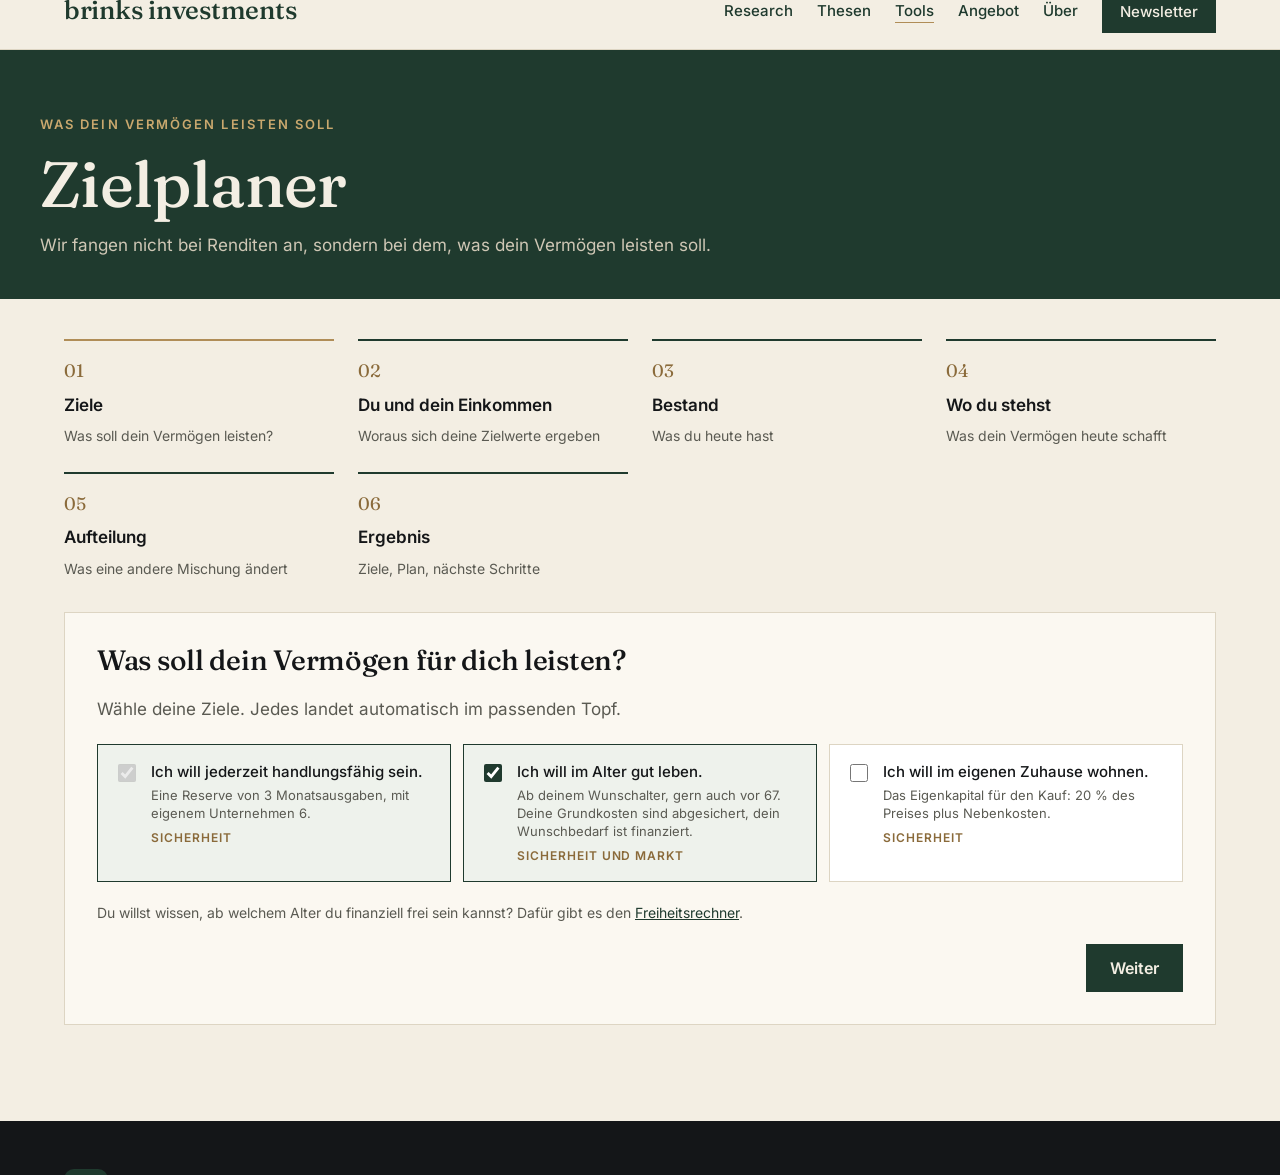
<file: finanzplanung.html>
<!doctype html>
<html lang="de">
<head>
<meta charset="utf-8">
<title>Zielplaner · brinks investments</title>
<meta name="robots" content="noindex">
<meta http-equiv="refresh" content="0; url=zielplaner.html">
<link rel="canonical" href="zielplaner.html">
</head>
<body>
<p>Diese Seite ist umgezogen. <a href="zielplaner.html">Weiter zu Zielplaner</a>.</p>
</body>
</html>
</file>
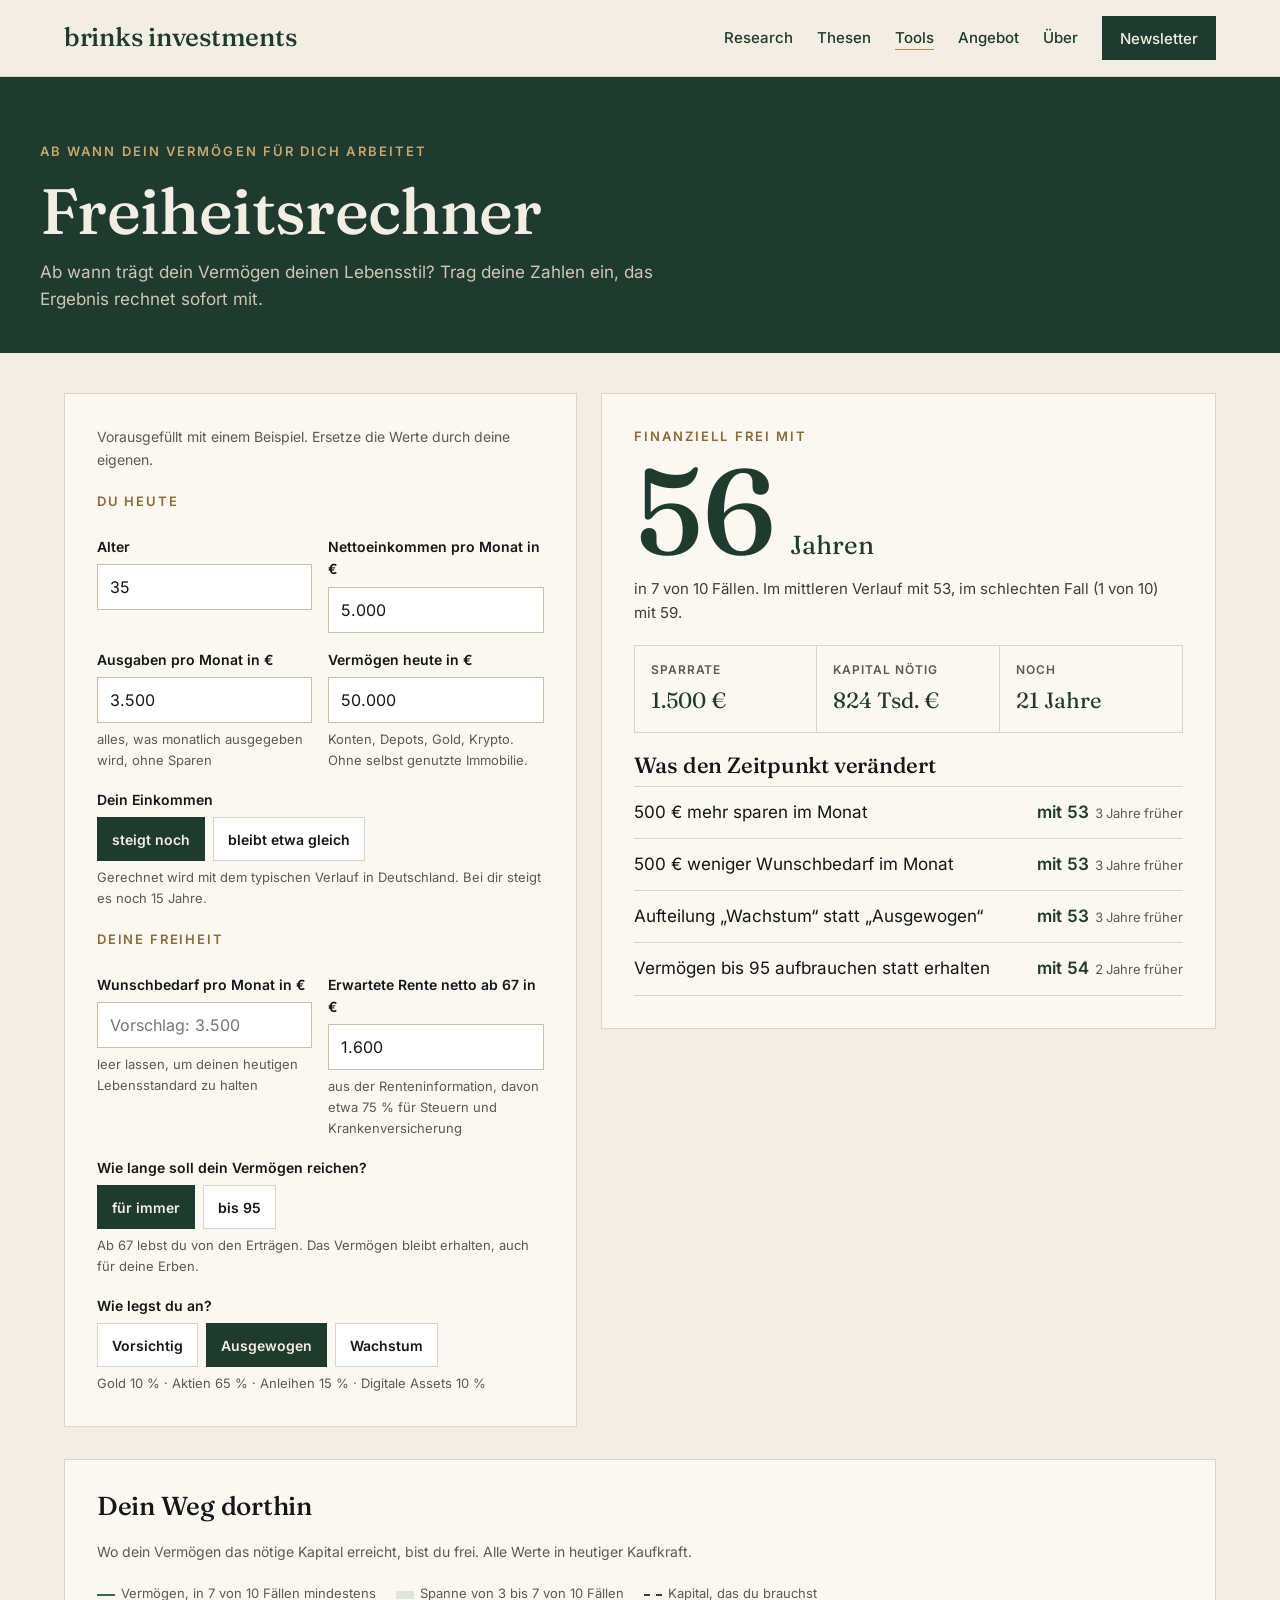
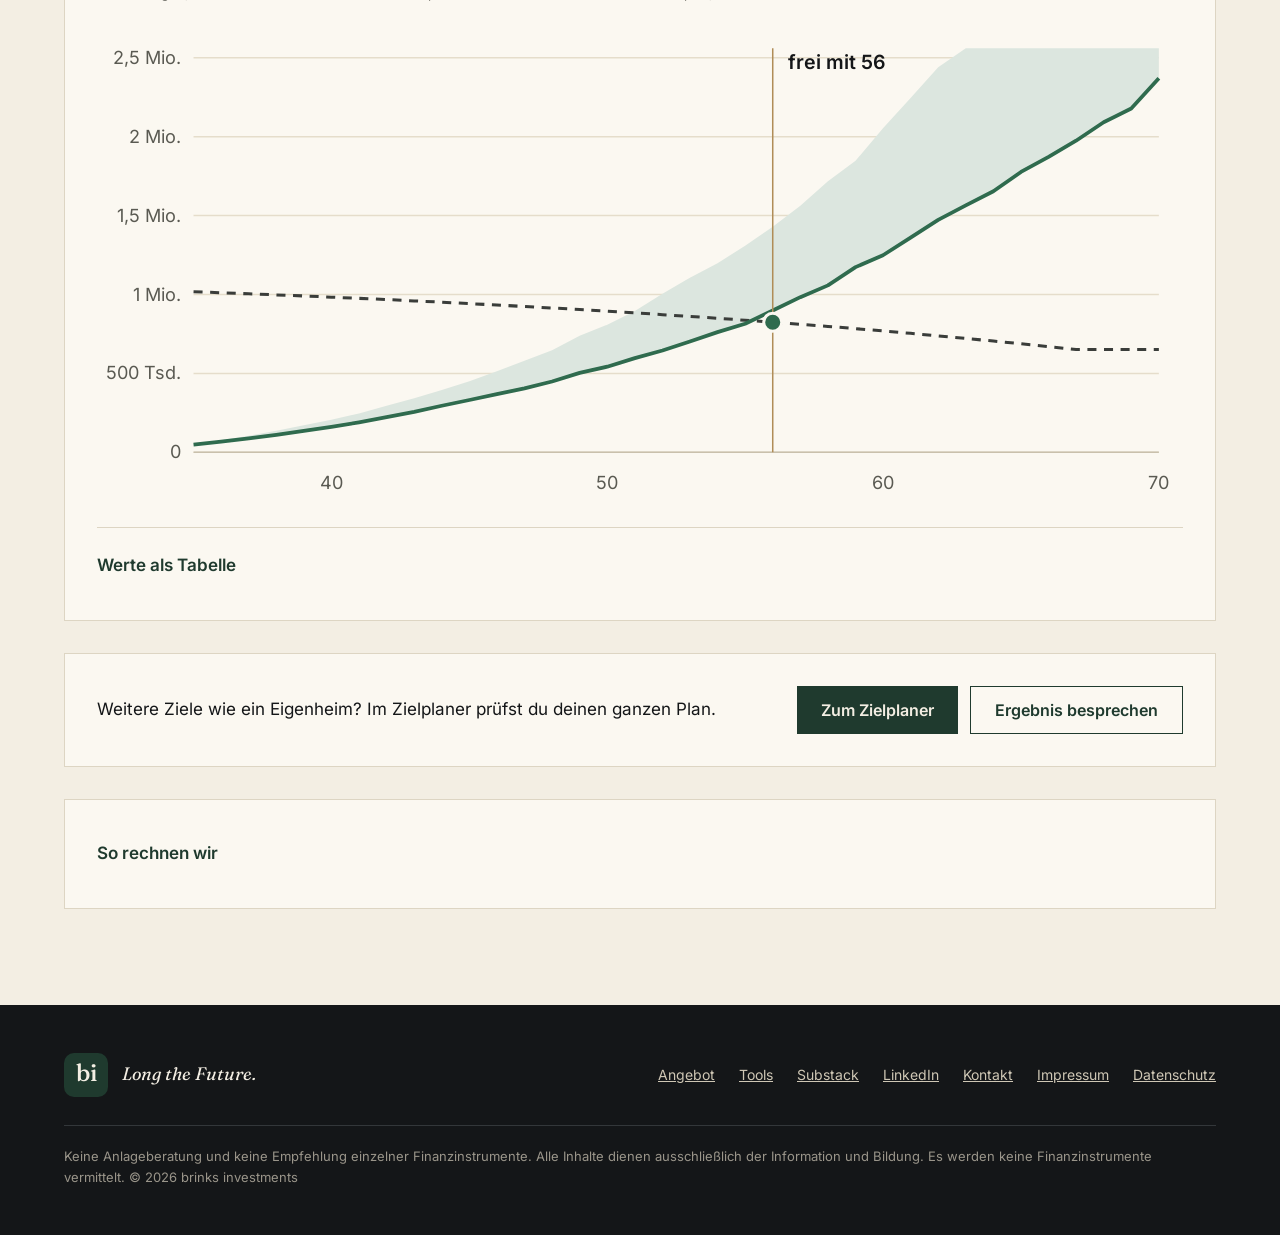
<file: freiheitsrechner.html>
<!doctype html>
<html lang="de">
<head>
<meta charset="utf-8">
<meta name="viewport" content="width=device-width, initial-scale=1">
<title>Freiheitsrechner · brinks investments</title>
<meta name="description" content="Ab welchem Alter trägt dein Vermögen deinen Lebensstil? Der Freiheitsrechner zeigt es in Sekunden, mit Verlauf und Stellschrauben.">
<meta property="og:title" content="Freiheitsrechner · brinks investments">
<meta property="og:description" content="Ab welchem Alter trägt dein Vermögen deinen Lebensstil? Der Freiheitsrechner zeigt es in Sekunden, mit Verlauf und Stellschrauben.">
<meta property="og:image" content="https://www.brinksinvestments.com/assets/bi-icon.png">
<meta name="theme-color" content="#1F3A2E">
<link rel="icon" href="assets/favicon.svg" type="image/svg+xml">
<link rel="apple-touch-icon" href="assets/bi-icon.png">
<link rel="stylesheet" href="assets/site.css">
<style>
/* Layout: Eingaben links, Ergebnis rechts (ab 900px), darunter der Verlauf über die volle Breite.
   Farben und Schriften kommen aus site.css (brinks investments); hier nur Ergänzungen. */
:root{
  --wealth:#2F6B4E; --wealth-soft:#DCE6DF; --need:#3A3D3A; --bad:#9A3B2E;
}
body{background:var(--ivory)}

.calc{display:grid;grid-template-columns:minmax(0,1fr);gap:24px;align-items:start}
@media (min-width:900px){.calc{grid-template-columns:minmax(0,5fr) minmax(0,6fr)}.result{position:sticky;top:24px}}
.inputs .grid2{display:grid;grid-template-columns:repeat(auto-fit,minmax(min(100%,200px),1fr));gap:16px}
.seg{display:flex;flex-wrap:wrap;gap:8px}
.seg button{font:600 14px var(--sans);padding:10px 14px;border:1px solid var(--rule);background:#fff;color:var(--ink);cursor:pointer;min-height:44px}
.seg button[aria-pressed="true"]{border-color:var(--green);background:var(--green);color:var(--ivory)}
.seg-note{font-size:13px;color:var(--muted)}
.result{display:flex;flex-direction:column;gap:20px}
.hero-age{display:flex;align-items:baseline;gap:14px;flex-wrap:wrap}
.hero-age .n{font-family:var(--serif);font-weight:500;font-size:clamp(72px,12vw,120px);line-height:.9;color:var(--green);font-variant-numeric:tabular-nums}
.hero-age .u{font-family:var(--serif);font-size:clamp(20px,2.4vw,26px);color:var(--green)}
.hero-age .n.none{font-size:clamp(40px,6vw,56px)}
.range{font-size:15px;color:var(--ink-2)}
.facts{margin:0;display:grid;grid-template-columns:repeat(auto-fit,minmax(min(100%,150px),1fr));gap:1px;background:var(--rule);border:1px solid var(--rule)}
.facts div{background:var(--paper);padding:14px 16px;display:flex;flex-direction:column;gap:4px}
.facts dt{font-size:12px;font-weight:600;letter-spacing:.08em;text-transform:uppercase;color:var(--muted)}
.facts dd{margin:0;font-family:var(--serif);font-size:22px;color:var(--green);font-variant-numeric:tabular-nums}
.levers{list-style:none;margin:0;padding:0;display:flex;flex-direction:column;border-top:1px solid var(--rule)}
.levers li{display:flex;justify-content:space-between;align-items:baseline;gap:8px 16px;flex-wrap:wrap;padding:12px 0;border-bottom:1px solid var(--rule)}
.levers .what{min-width:0;flex:1 1 200px}
.levers .to{font-variant-numeric:tabular-nums;font-weight:600;color:var(--green);white-space:nowrap}
.levers .to small{font-weight:400;color:var(--muted);font-size:13px;margin-left:6px}
.chart-wrap{position:relative}
.chart-wrap svg{width:100%;height:auto;display:block;touch-action:pan-y}
.legend{display:flex;flex-wrap:wrap;gap:8px 20px;font-size:13px;color:var(--muted)}
.legend .sw{display:inline-block;width:18px;height:0;border-top:2px solid;vertical-align:middle;margin-right:6px}
.tip{position:absolute;pointer-events:none;background:var(--paper);border:1px solid var(--rule);padding:8px 10px;font-size:13px;line-height:1.45;box-shadow:0 2px 8px rgba(20,22,24,.08);white-space:nowrap;font-variant-numeric:tabular-nums}
.tip b{font-weight:600}
.cta{display:flex;flex-wrap:wrap;align-items:center;justify-content:space-between;gap:16px}
.cta p{flex:1 1 320px;min-width:0}
@media (prefers-reduced-motion:no-preference){.hero-age .n{transition:color .2s}}
</style>
<script type="application/ld+json">
{
 "@context": "https://schema.org",
 "@graph": [
  {
   "@type": "WebApplication",
   "name": "Freiheitsrechner",
   "url": "https://www.brinksinvestments.com/freiheitsrechner.html",
   "description": "Ab welchem Alter dein Vermögen deinen Lebensstil trägt, in 1.000 möglichen Verläufen und in heutiger Kaufkraft.",
   "applicationCategory": "FinanceApplication",
   "operatingSystem": "Browser",
   "inLanguage": "de",
   "isAccessibleForFree": true,
   "offers": {
    "@type": "Offer",
    "price": "0",
    "priceCurrency": "EUR"
   },
   "publisher": {
    "@id": "https://www.brinksinvestments.com/#org"
   }
  }
 ]
}
</script>
</head>
<body>
<header class="site-header">
  <div class="wrap">
    <a class="logo" href="start.html">brinks investments</a>
    <nav class="nav" aria-label="Hauptnavigation">
      <a href="start.html#research">Research</a>
      <a href="start.html#thesen">Thesen</a>
      <a href="tools.html" aria-current="page">Tools</a>
      <a href="angebot.html">Angebot</a>
      <a href="start.html#ueber">Über</a>
      <a class="btn btn-green" href="https://brinksinvestments.substack.com/subscribe">Newsletter</a>
    </nav>
  </div>
</header>
<main>

<section class="on-dark">
  <div class="wrap tool-head">
    <p class="eyebrow">Ab wann dein Vermögen für dich arbeitet</p>
    <h1>Freiheitsrechner</h1>
    <p style="max-width:680px;color:var(--on-dark)">Ab wann trägt dein Vermögen deinen Lebensstil? Trag deine Zahlen ein, das Ergebnis rechnet sofort mit.</p>
  </div>
</section>

<section class="section" style="padding-top:40px">
  <div class="wrap stack-lg">
    <div class="calc">
      <form id="f" class="panel stack inputs" onsubmit="return false">
        <p class="small muted">Vorausgefüllt mit einem Beispiel. Ersetze die Werte durch deine eigenen.</p>
        <fieldset class="fieldset"><legend>Du heute</legend>
          <div class="grid2">
            <div class="f"><label for="age">Alter</label><input id="age" type="number" min="18" max="70" value="35"></div>
            <div class="f"><label for="net">Nettoeinkommen pro Monat in €</label><input id="net" class="money" type="text" inputmode="numeric" value="5000"></div>
            <div class="f"><label for="exp">Ausgaben pro Monat in €</label><input id="exp" class="money" type="text" inputmode="numeric" value="3500"><span class="hint">alles, was monatlich ausgegeben wird, ohne Sparen</span></div>
            <div class="f"><label for="w0">Vermögen heute in €</label><input id="w0" class="money" type="text" inputmode="numeric" value="50000"><span class="hint">Konten, Depots, Gold, Krypto. Ohne selbst genutzte Immobilie.</span></div>
          </div>
          <div class="f"><span class="lab">Dein Einkommen</span>
            <div class="seg" role="group" aria-label="Einkommen"><button type="button" data-k="rise" data-v="1" aria-pressed="true">steigt noch</button><button type="button" data-k="rise" data-v="0" aria-pressed="false">bleibt etwa gleich</button></div>
            <span class="seg-note" id="rise-note"></span>
          </div>
        </fieldset>
        <fieldset class="fieldset"><legend>Deine Freiheit</legend>
          <div class="grid2">
            <div class="f"><label for="need">Wunschbedarf pro Monat in €</label><input id="need" class="money" type="text" inputmode="numeric" placeholder=""><span class="hint">leer lassen, um deinen heutigen Lebensstandard zu halten</span></div>
            <div class="f"><label for="pension">Erwartete Rente netto ab 67 in €</label><input id="pension" class="money" type="text" inputmode="numeric" value="1600"><span class="hint">aus der Renteninformation, davon etwa 75 % für Steuern und Krankenversicherung</span></div>
          </div>
          <div class="f"><span class="lab">Wie lange soll dein Vermögen reichen?</span>
            <div class="seg" role="group" aria-label="Reichweite"><button type="button" data-k="keep" data-v="erhalt" aria-pressed="true">für immer</button><button type="button" data-k="keep" data-v="verzehr" aria-pressed="false">bis 95</button></div>
            <span class="seg-note" id="keep-note"></span>
          </div>
          <div class="f"><span class="lab">Wie legst du an?</span>
            <div class="seg" role="group" aria-label="Aufteilung"><button type="button" data-k="mix" data-v="vors" aria-pressed="false">Vorsichtig</button><button type="button" data-k="mix" data-v="ausg" aria-pressed="true">Ausgewogen</button><button type="button" data-k="mix" data-v="wachs" aria-pressed="false">Wachstum</button></div>
            <span class="seg-note" id="mix-note"></span>
          </div>
        </fieldset>
      </form>

      <div class="panel result" aria-live="polite">
        <div class="stack" style="gap:10px">
          <p class="eyebrow" id="r-eyebrow">Finanziell frei mit</p>
          <div class="hero-age"><span class="n" id="r-age">–</span><span class="u" id="r-unit">Jahren</span></div>
          <p class="range" id="r-range"></p>
        </div>
        <dl class="facts">
          <div><dt>Sparrate</dt><dd id="r-save">–</dd></div>
          <div><dt>Kapital nötig</dt><dd id="r-cap">–</dd></div>
          <div><dt>Noch</dt><dd id="r-years">–</dd></div>
        </dl>
        <div class="stack" style="gap:8px">
          <h2 style="font-size:22px">Was den Zeitpunkt verändert</h2>
          <ul class="levers" id="r-levers"></ul>
        </div>
      </div>
    </div>

    <div class="panel stack">
      <h2 style="font-size:26px">Dein Weg dorthin</h2>
      <p class="small muted">Wo dein Vermögen das nötige Kapital erreicht, bist du frei. Alle Werte in heutiger Kaufkraft.</p>
      <div class="legend"><span><span class="sw" style="border-color:var(--wealth)"></span>Vermögen, in 7 von 10 Fällen mindestens</span><span><span class="sw" style="border-color:var(--wealth-soft);border-top-width:8px"></span>Spanne von 3 bis 7 von 10 Fällen</span><span><span class="sw" style="border-color:var(--need);border-top-style:dashed"></span>Kapital, das du brauchst</span></div>
      <div class="chart-wrap" id="chart"></div>
      <details class="disclose"><summary>Werte als Tabelle</summary><div class="scroll-x" style="margin-top:8px"><table class="data" id="tbl"></table></div></details>
    </div>

    <div class="panel cta">
      <p>Weitere Ziele wie ein Eigenheim? Im Zielplaner prüfst du deinen ganzen Plan.</p>
      <div style="display:flex;flex-wrap:wrap;gap:12px">
        <a class="btn btn-green" id="to-zp" href="zielplaner.html">Zum Zielplaner</a>
        <a class="btn btn-ghost" href="mailto:info@brinksinvestments.com?subject=Vorgespr%C3%A4ch%20Verm%C3%B6gensstruktur">Ergebnis besprechen</a>
      </div>
    </div>

    <div class="panel">
      <details class="disclose" style="border-top:0;padding-top:0"><summary>So rechnen wir</summary>
        <ul class="small muted" style="margin:8px 0 0;padding-left:20px;display:flex;flex-direction:column;gap:6px">
          <li>Alle Werte real, also in heutiger Kaufkraft nach 2 % Inflation pro Jahr, vor Steuern.</li>
          <li>Dein Vermögen und deine Sparrate werden in 1.000 möglichen Verläufen gerechnet, mit denselben Renditen, Schwankungen und Zusammenhängen wie im Zielplaner: Cash −0,1 %, Gold 4,2 %, Aktien 5,1 %, Anleihen 1,5 %, Digitale Assets 13 % reale Rendite pro Jahr. Die Renditen stammen aus den Kapitalmarktannahmen von Amundi und Fidelity, Stand Oktober 2026, Digitale Assets sind eine eigene Einschätzung von brinks investments.</li>
          <li>Aufteilungen: Vorsichtig = Cash 5 %, Gold 15 %, Aktien 45 %, Anleihen 30 %, Digitale Assets 5 %. Ausgewogen = Gold 10 %, Aktien 65 %, Anleihen 15 %, Digitale Assets 10 %. Wachstum = Gold 10 %, Aktien 60 %, Digitale Assets 30 %. Jedes Jahr wiederhergestellt.</li>
          <li>Sparrate: Einkommen minus Ausgaben. Steigt das Einkommen noch, dann bis 40 real um 2 % pro Jahr und von 40 bis 50 um 0,5 % (Verdiensterhebung 2025 des Statistischen Bundesamts). Die Hälfte jeder Steigerung fließt in die Sparrate.</li>
          <li>Kapital, das du brauchst, mit 3,5 % realer Entnahme. „Für immer“: Ab 67 decken die Erträge den Teil, den die Rente nicht deckt, das Kapital schrumpft dann nicht mehr. Das sind 343 € Kapital je Euro Monatsbedarf. Hörst du vor 67 auf, kommt die Brücke bis zur Rente dazu. „Bis 95“: Das Kapital trägt bis 67 den vollen Bedarf, danach den Rest über der Rente, und ist mit 95 aufgebraucht.</li>
          <li>Frei bist du in dem Alter, ab dem dein Vermögen in 7 von 10 Verläufen mindestens so groß ist wie das Kapital, das du dann brauchst.</li>
          <li>Vereinfachung: Alles liegt in einem Depot. Eine Reserve für den Notfall, ein Eigenheim und die Absicherung der Grundkosten rechnet der Zielplaner. Modellrechnung zur Orientierung, keine Anlageberatung.</li>
        </ul>
      </details>
    </div>
  </div>
</section>

</main>
<script>
(function(){
  "use strict";
  var $=function(id){return document.getElementById(id)};
  var fmt=new Intl.NumberFormat("de-DE",{maximumFractionDigits:0});
  function eur(v){return fmt.format(Math.round(v))+" €"}
  function short(v){var a=Math.abs(v);if(a>=1e6)return(v/1e6).toLocaleString("de-DE",{maximumFractionDigits:2})+" Mio. €";if(a>=1e4)return fmt.format(Math.round(v/1e3))+" Tsd. €";return eur(v)}
  function num(id){var v=parseFloat(String($(id).value).replace(/\D/g,""));return isFinite(v)?v:0}
  function has(id){return String($(id).value).replace(/\D/g,"")!==""}

  // Beträge mit Tausenderpunkten
  document.querySelectorAll("input.money").forEach(function(el){
    function show(){var c=el.value.replace(/\D/g,"");el.value=c===""?"":fmt.format(+c)}
    show();el.addEventListener("input",function(){var pos=el.selectionStart,before=el.value.slice(0,pos).replace(/\D/g,"").length;show();var i=0,c=0;while(i<el.value.length&&c<before){if(/\d/.test(el.value[i]))c++;i++}try{el.setSelectionRange(i,i)}catch(e){}});
  });

  // Annahmen wie im Zielplaner
  var K=["cash","gold","eq","bonds","crypto"];
  var R={cash:-0.001,gold:0.042,eq:0.051,bonds:0.015,crypto:0.13};
  var SIG={cash:0.01,gold:0.15,eq:0.155,bonds:0.05,crypto:0.45};
  var CORR=[[1,0,0,.1,0],[0,1,.1,.3,.1],[0,.1,1,.2,.4],[.1,.3,.2,1,0],[0,.1,.4,0,1]];
  var MIX={vors:{name:"Vorsichtig",w:{cash:.05,gold:.15,eq:.45,bonds:.30,crypto:.05}},ausg:{name:"Ausgewogen",w:{cash:0,gold:.10,eq:.65,bonds:.15,crypto:.10}},wachs:{name:"Wachstum",w:{cash:0,gold:.10,eq:.60,bonds:0,crypto:.30}}};
  var LN={cash:"Cash",gold:"Gold",eq:"Aktien",bonds:"Anleihen",crypto:"Digitale Assets"};
  var N=1000,H=60,WR=0.035,LIFE=95,Z=null;
  function init(){if(Z)return;var n=5,L=CORR.map(function(){return new Array(n).fill(0)});
    for(var i=0;i<n;i++)for(var j=0;j<=i;j++){var x=CORR[i][j];for(var k=0;k<j;k++)x-=L[i][k]*L[j][k];L[i][j]=i===j?Math.sqrt(x):x/L[j][j]}
    var seed=20261029;function r(){seed|=0;seed=seed+0x6D2B79F5|0;var t=Math.imul(seed^seed>>>15,1|seed);t=t+Math.imul(t^t>>>7,61|t)^t;return((t^t>>>14)>>>0)/4294967296}
    Z=new Float64Array(N*H*n);var z=new Array(n);
    for(var p=0;p<N;p++)for(var t=0;t<H;t++){for(var a=0;a<n;a++){var u=1-r(),w=r();z[a]=Math.sqrt(-2*Math.log(u))*Math.cos(2*Math.PI*w)}
      for(var b=0;b<n;b++){var e=0;for(var c=0;c<=b;c++)e+=L[b][c]*z[c];Z[(p*H+t)*n+b]=e}}}
  function gRate(a){return a<40?0.02:a<50?0.005:0}
  function ann(r,y){return y<=0?0:(1-Math.pow(1+r,-y))/r}
  function capNeed(B,P,a,keep){var pre=B,post=Math.max(0,B-P),n1=Math.max(0,67-a);
    if(keep==="erhalt")return 12*post/WR+12*(pre-post)*ann(WR,n1);
    return 12*pre*ann(WR,n1)+12*post*ann(WR,LIFE-Math.max(a,67))/Math.pow(1+WR,n1)}
  function q(arr,p){return arr[Math.floor((arr.length-1)*p)]}

  // Simulation: Quantile des Vermögens je Jahr
  function simulate(s){init();var T=Math.min(H,Math.max(1,90-s.age)),w=MIX[s.mix].w;
    var mu=K.map(function(k){return Math.log(1+R[k])}),wv=K.map(function(k){return w[k]||0}),sg=K.map(function(k){return SIG[k]});
    var sv=[0],netY=s.net;for(var t=1;t<=T;t++){if(t>1&&s.rise)netY*=1+gRate(s.age+t-1);sv.push(Math.max(0,(s.net-s.exp)+(netY-s.net)*0.5)*12)}
    var cols=[];for(var t2=0;t2<=T;t2++)cols.push(new Float64Array(N));
    for(var p=0;p<N;p++){var W=s.w0;cols[0][p]=W;
      for(var t3=1;t3<=T;t3++){var base=(p*H+t3-1)*5,rr=0;for(var j=0;j<5;j++)if(wv[j])rr+=wv[j]*(Math.exp(mu[j]+sg[j]*Z[base+j])-1);W=(W+sv[t3])*(1+rr);cols[t3][p]=W}}
    var q10=[],q30=[],q50=[],q70=[];cols.forEach(function(c){c.sort();q10.push(q(c,0.1));q30.push(q(c,0.3));q50.push(q(c,0.5));q70.push(q(c,0.7))});
    return{T:T,q10:q10,q30:q30,q50:q50,q70:q70}}
  function freeAt(s,qs){for(var t=0;t<qs.length;t++){var a=s.age+t;if(a>80)break;if(qs[t]>=capNeed(s.B,s.P,a,s.keep))return a}return null}
  function ageFor(s){var r=simulate(s);return{sim:r,a30:freeAt(s,r.q30),a50:freeAt(s,r.q50),a10:freeAt(s,r.q10)}}

  var st={rise:true,keep:"erhalt",mix:"ausg"};
  function read(){var age=Math.round(Math.max(18,Math.min(70,num("age")||35))),exp=num("exp");
    return{age:age,net:num("net"),exp:exp,w0:num("w0"),B:has("need")?num("need"):exp,P:num("pension"),rise:st.rise,keep:st.keep,mix:st.mix}}

  function render(){
    var s=read();
    $("need").placeholder="Vorschlag: "+fmt.format(s.exp);
    var ry=Math.max(0,50-s.age);
    $("rise-note").textContent=st.rise?(ry>0?"Gerechnet wird mit dem typischen Verlauf in Deutschland. Bei dir steigt es noch "+ry+(ry===1?" Jahr.":" Jahre."):"In deinem Alter steigt es im Durchschnitt nicht mehr."):"Das Einkommen bleibt real gleich.";
    $("keep-note").textContent=st.keep==="erhalt"?"Ab 67 lebst du von den Erträgen. Das Vermögen bleibt erhalten, auch für deine Erben.":"Du darfst das Vermögen bis 95 aufbrauchen. Dafür reicht weniger Kapital.";
    $("mix-note").textContent=K.filter(function(k){return MIX[st.mix].w[k]>0}).map(function(k){return LN[k]+" "+Math.round(MIX[st.mix].w[k]*100)+" %"}).join(" · ");
    var save=Math.max(0,s.net-s.exp);
    $("r-save").textContent=eur(save);
    var r=ageFor(s),a=r.a30;
    var n=$("r-age");
    if(a===s.age){$("r-eyebrow").textContent="Finanziell frei";n.textContent="schon heute";n.className="n none";$("r-unit").textContent="";
      $("r-range").textContent="Dein Vermögen trägt deinen Wunschbedarf schon jetzt, in 7 von 10 Fällen."}
    else if(a===null){$("r-eyebrow").textContent="Finanziell frei";n.textContent="nicht vor 80";n.className="n none";$("r-unit").textContent="";
      $("r-range").textContent=save<=0?"Ohne Sparrate wächst dein Vermögen nur aus den Erträgen. Jeder Plan beginnt damit, dass etwas übrig bleibt.":"Mit dieser Sparrate reicht dein Vermögen bis 80 in weniger als 7 von 10 Fällen. Unten siehst du, was das ändert."}
    else{$("r-eyebrow").textContent="Finanziell frei mit";n.textContent=a;n.className="n";$("r-unit").textContent="Jahren";
      $("r-range").textContent="in 7 von 10 Fällen. Im mittleren Verlauf mit "+(r.a50||"über 80")+", im schlechten Fall (1 von 10) "+(r.a10?"mit "+r.a10:"nicht vor 80")+"."}
    $("r-cap").textContent=a!=null?short(capNeed(s.B,s.P,a,s.keep)):"–";
    $("r-years").textContent=a==null?"–":a===s.age?"0 Jahre":(a-s.age)+((a-s.age)===1?" Jahr":" Jahre");

    // Stellschrauben
    var L=[];
    function lever(label,s2){var b=ageFor(s2).a30;var to,cls="";
      if(b==null)to='nicht vor 80';else{to='mit '+b;if(a!=null){var d=a-b;to+=d>0?'<small>'+d+(d===1?' Jahr':' Jahre')+' früher</small>':d<0?'<small>'+(-d)+(d===-1?' Jahr':' Jahre')+' später</small>':'<small>unverändert</small>'}}
      L.push('<li><span class="what">'+label+'</span><span class="to">'+to+'</span></li>')}
    lever("500 € mehr sparen im Monat",Object.assign({},s,{exp:Math.max(0,s.exp-500),B:s.B}));
    if(s.B>500)lever("500 € weniger Wunschbedarf im Monat",Object.assign({},s,{B:s.B-500}));
    if(st.mix!=="wachs")lever("Aufteilung „Wachstum“ statt „"+MIX[st.mix].name+"“",Object.assign({},s,{mix:"wachs"}));
    else lever("Aufteilung „Ausgewogen“ statt „Wachstum“",Object.assign({},s,{mix:"ausg"}));
    if(st.keep==="erhalt")lever("Vermögen bis 95 aufbrauchen statt erhalten",Object.assign({},s,{keep:"verzehr"}));
    $("r-levers").innerHTML=L.join("");
    drawChart(s,r);
  }

  // Verlauf: Vermögen (Quantile) gegen nötiges Kapital
  var CH=null;
  function drawChart(s,r){
    var a=r.a30,end=Math.min(s.age+r.sim.T,Math.max(a!=null?a+8:0,Math.max(s.age+15,70)),90),T=end-s.age;
    var need=[],x=[];for(var t=0;t<=T;t++){x.push(s.age+t);need.push(capNeed(s.B,s.P,s.age+t,s.keep))}
    var ymax=0;for(var t2=0;t2<=T;t2++)ymax=Math.max(ymax,need[t2],r.sim.q30[t2]);ymax=Math.max(ymax,1)*1.08;
    var W=720,Hh=320,ml=64,mr=16,mt=16,mb=36,iw=W-ml-mr,ih=Hh-mt-mb;
    function X(age){return ml+(age-s.age)/Math.max(1,T)*iw}
    function Y(v){return mt+ih-Math.min(v,ymax)/ymax*ih}
    // Achsen-Ticks
    var step=[1e4,2.5e4,5e4,1e5,2.5e5,5e5,1e6,2.5e6,5e6,1e7].filter(function(s){return ymax/s<=6})[0]||1e7;
    var g='';for(var v=0;v<=ymax;v+=step)g+='<line x1="'+ml+'" x2="'+(W-mr)+'" y1="'+Y(v)+'" y2="'+Y(v)+'" stroke="#E5DDCB" stroke-width="1"/><text x="'+(ml-8)+'" y="'+(Y(v)+4)+'" text-anchor="end" font-size="12" fill="#5A5A52">'+(v===0?"0":short(v).replace(" €",""))+'</text>';
    var xs=T>30?10:5;for(var ag=Math.ceil(s.age/xs)*xs;ag<=end;ag+=xs)g+='<text x="'+X(ag)+'" y="'+(Hh-12)+'" text-anchor="middle" font-size="12" fill="#5A5A52">'+ag+'</text>';
    g+='<text x="'+(W-mr)+'" y="'+(Hh-12)+'" text-anchor="end" font-size="12" fill="#5A5A52" dx="0" dy="0"></text>';
    function path(arr){return arr.slice(0,T+1).map(function(v,i){return(i?"L":"M")+X(s.age+i).toFixed(1)+" "+Y(v).toFixed(1)}).join(" ")}
    var band=path(r.sim.q70)+" "+r.sim.q30.slice(0,T+1).map(function(v,i){return"L"+X(s.age+T-i).toFixed(1)+" "+Y(r.sim.q30[T-i]).toFixed(1)}).join(" ")+" Z";
    var svg='<svg viewBox="0 0 '+W+' '+Hh+'" role="img" aria-label="Vermögen und nötiges Kapital nach Alter">'+g+
      '<path d="'+band+'" fill="#DCE6DF" stroke="none"/>'+
      '<path d="'+path(need)+'" fill="none" stroke="#3A3D3A" stroke-width="2" stroke-dasharray="6 5"/>'+
      '<path d="'+path(r.sim.q30)+'" fill="none" stroke="#2F6B4E" stroke-width="2.5" stroke-linejoin="round"/>'+
      '<line x1="'+ml+'" x2="'+(W-mr)+'" y1="'+Y(0)+'" y2="'+Y(0)+'" stroke="#C9C0AC" stroke-width="1"/>';
    if(a!=null&&a<=end&&a>s.age){var cx=X(a),cy=Y(need[a-s.age]);
      svg+='<line x1="'+cx+'" x2="'+cx+'" y1="'+mt+'" y2="'+(mt+ih)+'" stroke="#B08D57" stroke-width="1"/><circle cx="'+cx+'" cy="'+cy+'" r="6" fill="#2F6B4E" stroke="#FBF8F1" stroke-width="2"/>'+
        '<text x="'+(cx+(cx>W-140?-10:10))+'" y="'+(mt+14)+'" text-anchor="'+(cx>W-140?"end":"start")+'" font-size="13" font-weight="600" fill="#141618">frei mit '+a+'</text>'}
    svg+='<line id="ch-x" x1="0" x2="0" y1="'+mt+'" y2="'+(mt+ih)+'" stroke="#5A5A52" stroke-width="1" visibility="hidden"/><rect id="ch-hit" x="'+ml+'" y="'+mt+'" width="'+iw+'" height="'+ih+'" fill="transparent"/></svg><div class="tip" id="ch-tip" hidden></div>';
    $("chart").innerHTML=svg;
    CH={s:s,r:r,T:T,need:need,X:X,W:W,ml:ml,iw:iw};
    // Tabelle
    var tb='<thead><tr><th>Alter</th><th>Vermögen, 7 von 10 mindestens</th><th>Mittlerer Verlauf</th><th>Kapital nötig</th></tr></thead><tbody>';
    for(var t3=0;t3<=T;t3+=(T>30?5:1))tb+='<tr><td>'+(s.age+t3)+'</td><td>'+short(r.sim.q30[t3])+'</td><td>'+short(r.sim.q50[t3])+'</td><td>'+short(need[t3])+'</td></tr>';
    $("tbl").innerHTML=tb+'</tbody>';
  }
  function hover(ev){if(!CH)return;var svg=$("chart").querySelector("svg"),rc=svg.getBoundingClientRect(),cx=(ev.touches?ev.touches[0].clientX:ev.clientX);
    var vx=(cx-rc.left)/rc.width*CH.W,t=Math.round((vx-CH.ml)/CH.iw*CH.T);if(t<0||t>CH.T){leave();return}
    var line=$("ch-x"),tip=$("ch-tip"),px=CH.X(CH.s.age+t);line.setAttribute("x1",px);line.setAttribute("x2",px);line.setAttribute("visibility","visible");
    tip.hidden=false;tip.innerHTML='<b>Mit '+(CH.s.age+t)+'</b><br>Vermögen, 7 von 10: '+short(CH.r.sim.q30[t])+'<br>Mittlerer Verlauf: '+short(CH.r.sim.q50[t])+'<br>Kapital nötig: '+short(CH.need[t]);
    var left=px/CH.W*rc.width,tw=tip.offsetWidth;tip.style.left=Math.max(0,Math.min(rc.width-tw,left+12))+"px";tip.style.top="8px"}
  function leave(){var l=$("ch-x"),t=$("ch-tip");if(l)l.setAttribute("visibility","hidden");if(t)t.hidden=true}
  $("chart").addEventListener("mousemove",hover);$("chart").addEventListener("touchstart",hover,{passive:true});$("chart").addEventListener("touchmove",hover,{passive:true});$("chart").addEventListener("mouseleave",leave);

  // Eingaben
  document.querySelectorAll(".seg button").forEach(function(b){b.addEventListener("click",function(){var k=b.dataset.k,v=b.dataset.v;st[k]=k==="rise"?v==="1":v;
    b.parentNode.querySelectorAll("button").forEach(function(o){o.setAttribute("aria-pressed",String(o===b))});schedule()})});
  var timer=null;function schedule(){clearTimeout(timer);timer=setTimeout(render,150)}
  $("f").addEventListener("input",schedule);
  render();
})();
</script>
<footer class="site-footer">
  <div class="wrap">
    <div class="top">
      <div class="brand">
        <span class="bi" aria-hidden="true">bi</span>
        <span class="claim">Long the Future.</span>
      </div>
      <nav aria-label="Weitere Seiten">
        <a href="angebot.html">Angebot</a>
        <a href="tools.html">Tools</a>
        <a href="https://brinksinvestments.substack.com/">Substack</a>
<a href="https://www.linkedin.com/company/brinks-investments" rel="me">LinkedIn</a>
        <a href="mailto:info@brinksinvestments.com">Kontakt</a>
        <a href="impressum.html">Impressum</a>
        <a href="datenschutz.html">Datenschutz</a>
      </nav>
    </div>
    <p class="note">Keine Anlageberatung und keine Empfehlung einzelner Finanzinstrumente. Alle Inhalte dienen ausschließlich der Information und Bildung. Es werden keine Finanzinstrumente vermittelt. © 2026 brinks investments</p>
  </div>
</footer>
<script>
// Eingaben an den Zielplaner übergeben, damit niemand doppelt tippt
(function(){
  var a=document.getElementById("to-zp");if(!a)return;
  a.addEventListener("click",function(){
    var p=new URLSearchParams();
    ["age","net","exp","need","pension"].forEach(function(id){var el=document.getElementById(id);var v=el?String(el.value).replace(/\D/g,""):"";if(v)p.set(id,v)});
    a.href="zielplaner.html"+(p.toString()?"?"+p.toString():"");
  });
})();
</script>
</body>
</html>
</file>
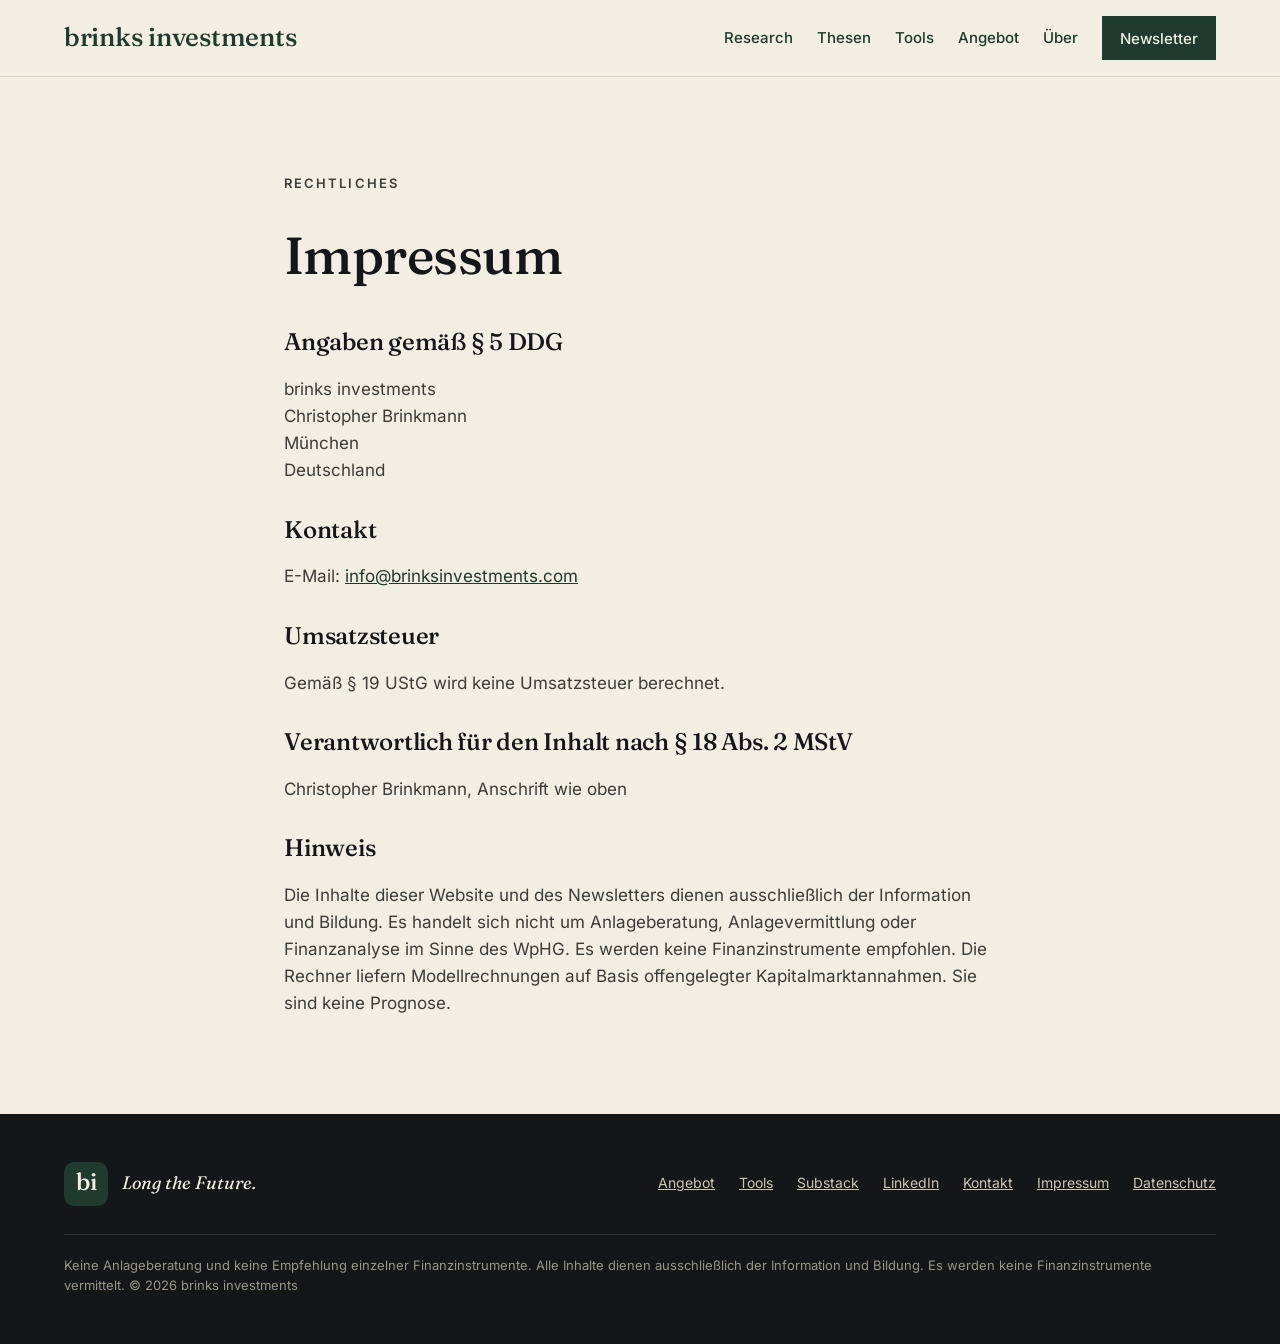
<file: impressum.html>
<!doctype html>
<html lang="de">
<head>
<meta charset="utf-8">
<meta name="viewport" content="width=device-width, initial-scale=1">
<title>Impressum · brinks investments</title>
<meta name="description" content="Impressum von brinks investments.">
<meta property="og:title" content="Impressum · brinks investments">
<meta property="og:description" content="Impressum von brinks investments.">
<meta property="og:image" content="https://www.brinksinvestments.com/assets/bi-icon.png">
<meta name="theme-color" content="#1F3A2E">
<link rel="icon" href="assets/favicon.svg" type="image/svg+xml">
<link rel="apple-touch-icon" href="assets/bi-icon.png">
<link rel="stylesheet" href="assets/site.css">
</head>
<body>
<header class="site-header">
  <div class="wrap">
    <a class="logo" href="start.html">brinks investments</a>
    <nav class="nav" aria-label="Hauptnavigation">
      <a href="start.html#research">Research</a>
      <a href="start.html#thesen">Thesen</a>
      <a href="tools.html">Tools</a>
      <a href="angebot.html">Angebot</a>
      <a href="start.html#ueber">Über</a>
      <a class="btn btn-green" href="https://brinksinvestments.substack.com/subscribe">Newsletter</a>
    </nav>
  </div>
</header>
<main>
<section class="section legal">
  <div class="wrap narrow stack">
    <p class="eyebrow">Rechtliches</p>
    <h1>Impressum</h1>
    <h2>Angaben gemäß § 5 DDG</h2>
    <p>brinks investments<br>Christopher Brinkmann<br>München<br>Deutschland</p>
    <h2>Kontakt</h2>
    <p>E-Mail: <a href="mailto:info@brinksinvestments.com">info@brinksinvestments.com</a></p>
    <h2>Umsatzsteuer</h2>
    <p>Gemäß § 19 UStG wird keine Umsatzsteuer berechnet.</p>
    <h2>Verantwortlich für den Inhalt nach § 18 Abs. 2 MStV</h2>
    <p>Christopher Brinkmann, Anschrift wie oben</p>
    <h2>Hinweis</h2>
    <p>Die Inhalte dieser Website und des Newsletters dienen ausschließlich der Information und Bildung. Es handelt sich nicht um Anlageberatung, Anlagevermittlung oder Finanzanalyse im Sinne des WpHG. Es werden keine Finanzinstrumente empfohlen. Die Rechner liefern Modellrechnungen auf Basis offengelegter Kapitalmarktannahmen. Sie sind keine Prognose.</p>
  </div>
</section>

</main>
<footer class="site-footer">
  <div class="wrap">
    <div class="top">
      <div class="brand">
        <span class="bi" aria-hidden="true">bi</span>
        <span class="claim">Long the Future.</span>
      </div>
      <nav aria-label="Weitere Seiten">
        <a href="angebot.html">Angebot</a>
        <a href="tools.html">Tools</a>
        <a href="https://brinksinvestments.substack.com/">Substack</a>
<a href="https://www.linkedin.com/company/brinks-investments" rel="me">LinkedIn</a>
        <a href="mailto:info@brinksinvestments.com">Kontakt</a>
        <a href="impressum.html">Impressum</a>
        <a href="datenschutz.html">Datenschutz</a>
      </nav>
    </div>
    <p class="note">Keine Anlageberatung und keine Empfehlung einzelner Finanzinstrumente. Alle Inhalte dienen ausschließlich der Information und Bildung. Es werden keine Finanzinstrumente vermittelt. © 2026 brinks investments</p>
  </div>
</footer>
</body>
</html>
</file>
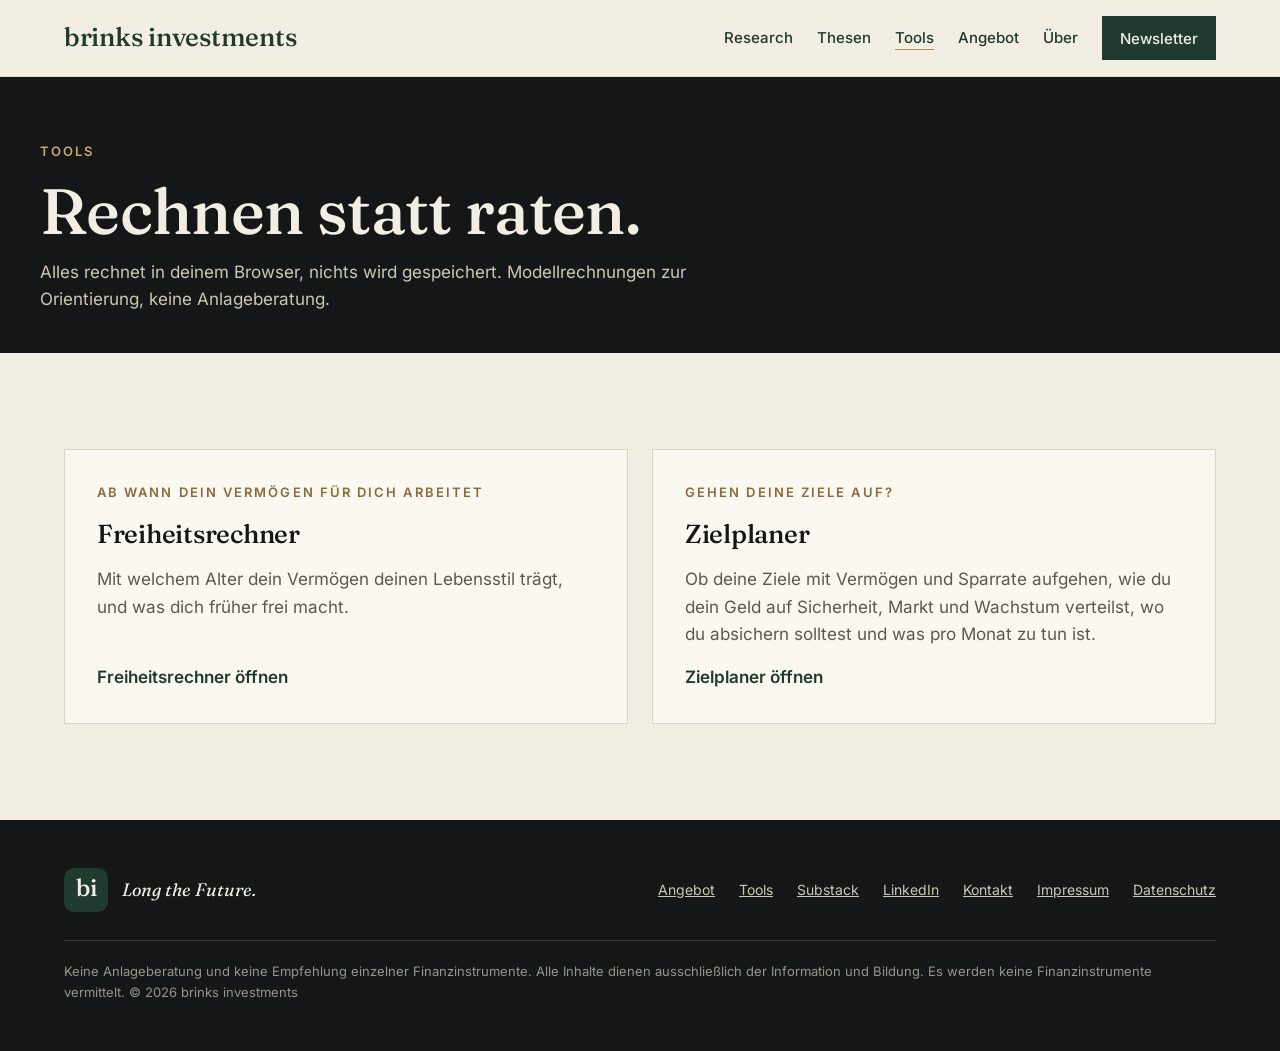
<file: tools.html>
<!doctype html>
<html lang="de">
<head>
<meta charset="utf-8">
<meta name="viewport" content="width=device-width, initial-scale=1">
<title>Tools · brinks investments</title>
<meta name="description" content="Freiheitsrechner und Zielplaner: kostenlose Rechner, die in deinem Browser laufen.">
<meta property="og:title" content="Tools · brinks investments">
<meta property="og:description" content="Freiheitsrechner und Zielplaner: kostenlose Rechner, die in deinem Browser laufen.">
<meta property="og:image" content="https://www.brinksinvestments.com/assets/bi-icon.png">
<meta name="theme-color" content="#1F3A2E">
<link rel="icon" href="assets/favicon.svg" type="image/svg+xml">
<link rel="apple-touch-icon" href="assets/bi-icon.png">
<link rel="stylesheet" href="assets/site.css">
<script type="application/ld+json">
{
 "@context": "https://schema.org",
 "@graph": [
  {
   "@type": "ItemList",
   "name": "Kostenlose Finanzrechner von brinks investments",
   "itemListElement": [
    {
     "@type": "ListItem",
     "position": 1,
     "url": "https://www.brinksinvestments.com/freiheitsrechner.html",
     "name": "Freiheitsrechner"
    },
    {
     "@type": "ListItem",
     "position": 2,
     "url": "https://www.brinksinvestments.com/zielplaner.html",
     "name": "Zielplaner"
    }
   ]
  }
 ]
}
</script>
</head>
<body>
<header class="site-header">
  <div class="wrap">
    <a class="logo" href="start.html">brinks investments</a>
    <nav class="nav" aria-label="Hauptnavigation">
      <a href="start.html#research">Research</a>
      <a href="start.html#thesen">Thesen</a>
      <a href="tools.html" aria-current="page">Tools</a>
      <a href="angebot.html">Angebot</a>
      <a href="start.html#ueber">Über</a>
      <a class="btn btn-green" href="https://brinksinvestments.substack.com/subscribe">Newsletter</a>
    </nav>
  </div>
</header>
<main>
<section class="on-ink">
  <div class="wrap tool-head">
    <p class="eyebrow light">Tools</p>
    <h1>Rechnen statt raten.</h1>
    <p style="max-width:660px;color:var(--on-dark)">Alles rechnet in deinem Browser, nichts wird gespeichert. Modellrechnungen zur Orientierung, keine Anlageberatung.</p>
  </div>
</section>
<section class="section">
  <div class="wrap grid-auto">
    <a class="tool-card" href="freiheitsrechner.html">
      <p class="eyebrow">Ab wann dein Vermögen für dich arbeitet</p>
      <h3>Freiheitsrechner</h3>
      <p class="muted">Mit welchem Alter dein Vermögen deinen Lebensstil trägt, und was dich früher frei macht.</p>
      <span class="go">Freiheitsrechner öffnen</span>
    </a>
    <a class="tool-card" href="zielplaner.html">
      <p class="eyebrow">Gehen deine Ziele auf?</p>
      <h3>Zielplaner</h3>
      <p class="muted">Ob deine Ziele mit Vermögen und Sparrate aufgehen, wie du dein Geld auf Sicherheit, Markt und Wachstum verteilst, wo du absichern solltest und was pro Monat zu tun ist.</p>
      <span class="go">Zielplaner öffnen</span>
    </a>
  </div>
</section>

</main>
<footer class="site-footer">
  <div class="wrap">
    <div class="top">
      <div class="brand">
        <span class="bi" aria-hidden="true">bi</span>
        <span class="claim">Long the Future.</span>
      </div>
      <nav aria-label="Weitere Seiten">
        <a href="angebot.html">Angebot</a>
        <a href="tools.html">Tools</a>
        <a href="https://brinksinvestments.substack.com/">Substack</a>
<a href="https://www.linkedin.com/company/brinks-investments" rel="me">LinkedIn</a>
        <a href="mailto:info@brinksinvestments.com">Kontakt</a>
        <a href="impressum.html">Impressum</a>
        <a href="datenschutz.html">Datenschutz</a>
      </nav>
    </div>
    <p class="note">Keine Anlageberatung und keine Empfehlung einzelner Finanzinstrumente. Alle Inhalte dienen ausschließlich der Information und Bildung. Es werden keine Finanzinstrumente vermittelt. © 2026 brinks investments</p>
  </div>
</footer>
</body>
</html>
</file>
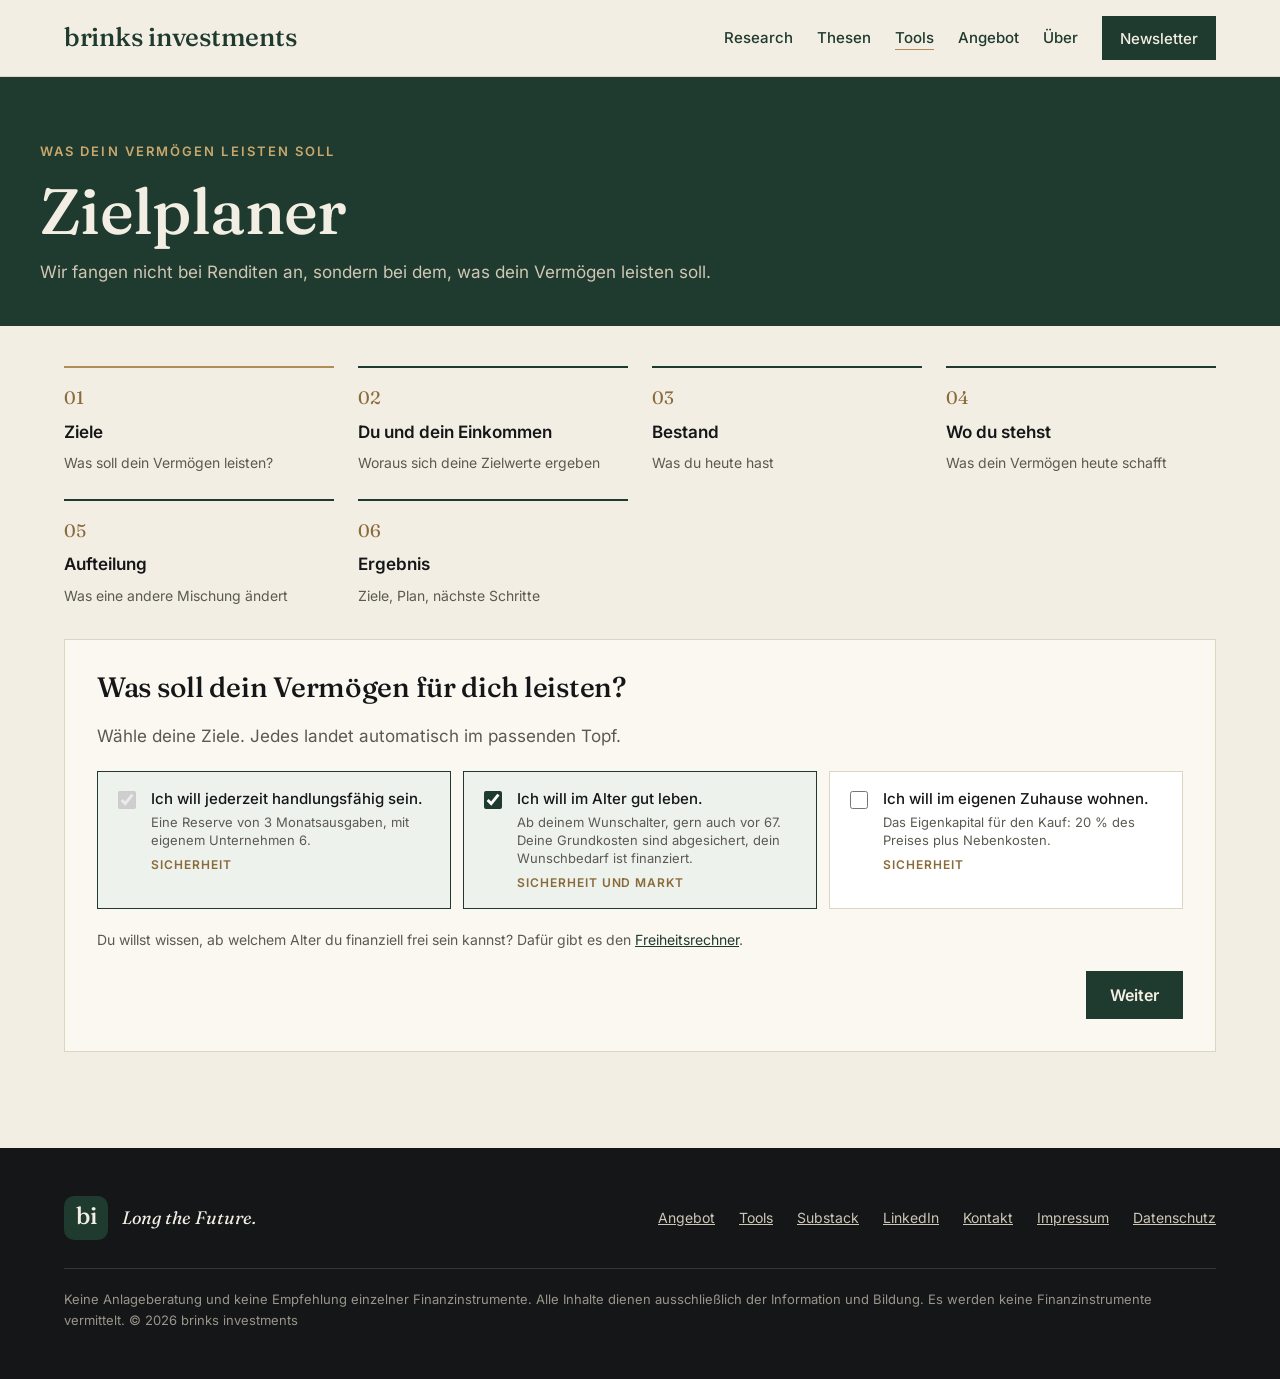
<file: zielplaner.html>
<!doctype html>
<html lang="de">
<head>
<meta charset="utf-8">
<meta name="viewport" content="width=device-width, initial-scale=1">
<title>Zielplaner · brinks investments</title>
<meta name="description" content="Gehen deine Ziele auf? Reserve, Eigenheim und Ruhestand mit deinem Vermögen und deiner Sparrate geprüft, mit Töpfen, Aufteilung und Plan.">
<meta property="og:title" content="Zielplaner · brinks investments">
<meta property="og:description" content="Gehen deine Ziele auf? Reserve, Eigenheim und Ruhestand mit deinem Vermögen und deiner Sparrate geprüft, mit Töpfen, Aufteilung und Plan.">
<meta property="og:image" content="https://www.brinksinvestments.com/assets/bi-icon.png">
<meta name="theme-color" content="#1F3A2E">
<link rel="icon" href="assets/favicon.svg" type="image/svg+xml">
<link rel="apple-touch-icon" href="assets/bi-icon.png">
<link rel="stylesheet" href="assets/site.css">
<style>body{background:var(--ivory)}</style>
<style>
.steps li[aria-current="step"]{border-top-color:var(--brass)}
.steps li.done{opacity:.7}
.steps li.reach{cursor:pointer}
.steps li.reach:hover,.steps li.reach:focus-visible{opacity:1;border-top-color:var(--green)}
.steps li.reach:hover strong,.steps li.reach:focus-visible strong{text-decoration:underline;text-underline-offset:3px}
.steps li.reach:focus-visible{outline:2px solid var(--brass);outline-offset:2px}
.group{border-top:1px solid var(--rule);padding-top:24px}
.choice .tag{display:block;margin-top:8px;font-size:12px;font-weight:600;letter-spacing:.08em;text-transform:uppercase;color:var(--brass-text)}
.bar{display:flex;height:14px;background:#EDE7DA;overflow:hidden}
.bar span{display:block;height:100%}
.pot{display:flex;flex-direction:column;gap:14px}
.pot .big{font-family:var(--serif);font-size:30px;line-height:1.1;color:var(--green);font-variant-numeric:tabular-nums}
.pot dl{margin:0;display:grid;grid-template-columns:1fr auto;gap:6px 0;font-size:14px}
.pot dt{color:var(--muted)}
.pot dd{margin:0;text-align:right;font-variant-numeric:tabular-nums;font-weight:600;white-space:nowrap;padding-left:16px}
.pot dt.h{grid-column:1/-1;margin-top:10px;font-size:12px;font-weight:600;letter-spacing:.08em;text-transform:uppercase;color:var(--brass-text)}
.pot dt.h:first-child{margin-top:0}
.pot .sum{border-top:1px solid var(--rule);padding-top:6px;color:var(--ink);font-weight:600}
.pot .status{display:block;margin-top:6px;color:var(--ink-2)}
.pot .status strong{font-weight:700;color:var(--ink)}
.pot dd.goal{font-weight:700;font-size:15px;color:var(--ink)}
.pot .sum{font-weight:700;font-size:15px}
.more{border-top:1px solid var(--rule);padding-top:10px}
.vars{display:grid;grid-template-columns:repeat(auto-fit,minmax(min(100%,170px),1fr));gap:10px}
.var{border:1px solid var(--rule);background:var(--paper);padding:16px;display:flex;flex-direction:column;gap:10px;cursor:pointer;text-align:left;font:inherit;color:inherit;min-width:0}
.var[aria-pressed="true"]{border:2px solid var(--green);padding:15px}
.var .nm{font-weight:600;display:flex;gap:8px;align-items:center;flex-wrap:wrap}
.var .pv{font-family:var(--serif);font-size:30px;line-height:1;color:var(--green)}
.var .pv.low{color:#9A3B2E}
.var dl{margin:0;display:flex;flex-direction:column;gap:2px;font-size:13px;border-top:1px solid var(--rule);padding-top:8px}
.var .mt{min-height:4.4em}
.var dt{color:var(--muted)}.var dd{margin:0 0 6px;font-weight:600;font-size:15px;font-variant-numeric:tabular-nums}
.mixbar{display:flex;height:8px;overflow:hidden;background:var(--rule)}
.mixbar span{display:block;height:100%}
.tag-best{font-size:11px;font-weight:600;letter-spacing:.04em;color:var(--green);border:1px solid var(--green);padding:1px 6px}
.chip{display:inline-block;font-size:12px;font-weight:600;padding:2px 8px;border:1px solid currentColor;white-space:nowrap}
.chip.free{color:var(--green)}.chip.lock{color:var(--muted)}.chip.fix{color:var(--brass-text)}
.more summary{cursor:pointer;font-size:14px;font-weight:600;color:var(--green);list-style-position:inside}
.more.red summary{color:#9A3B2E}
.more p{margin-top:8px}
.more.red p{color:#9A3B2E}
.lever{border-left:3px solid var(--brass);padding-left:16px}
.plan{display:grid;grid-template-columns:repeat(auto-fit,minmax(min(100%,180px),1fr));gap:1px;background:var(--rule);border:1px solid var(--rule)}
.plan div{background:var(--paper);padding:16px;display:flex;flex-direction:column;gap:4px}
.plan .v{font-family:var(--serif);font-size:26px;color:var(--green);font-variant-numeric:tabular-nums}
.plan .k{font-size:13px;font-weight:600;letter-spacing:.06em;text-transform:uppercase;color:var(--muted)}
#mix th:nth-child(2),#mix td:nth-child(2),#rates th:nth-child(2),#rates td:nth-child(2){text-align:left;color:var(--muted)}
#mix td:last-child{min-width:120px}
#goals th:nth-child(2),#goals td:nth-child(2){text-align:left;color:var(--muted)}
.ghead{font-family:var(--serif);font-size:clamp(20px,2.4vw,26px);line-height:1.35;color:var(--green);margin:0;text-wrap:balance}
.glist{list-style:none;margin:0;padding:0;display:flex;flex-direction:column;border-top:1px solid var(--rule)}
.glist li{display:flex;flex-wrap:wrap;justify-content:space-between;align-items:flex-start;gap:8px 16px;padding:14px 0;border-bottom:1px solid var(--rule)}
.glist .gm{display:flex;flex-direction:column;gap:3px;min-width:0;flex:1 1 240px}
.glist .gm strong{font-size:16px}
.glist .gdet{color:#9A3B2E}
.gchip{font-size:13px;font-weight:600;padding:3px 10px;border:1px solid currentColor;white-space:nowrap;font-variant-numeric:tabular-nums}
.gchip.ok,.gchip.go{color:var(--green)}
.gchip.gap{color:#9A3B2E}
.standpots{display:flex;flex-direction:column;gap:18px}
.sp{display:flex;flex-direction:column;gap:6px}
.sp-h{display:flex;flex-wrap:wrap;justify-content:space-between;align-items:baseline;gap:4px 12px}
.sp-v{font-family:var(--serif);font-size:22px;color:var(--green);font-variant-numeric:tabular-nums}
.var .down{color:#9A3B2E}
.adjust{border:1px solid #9A3B2E;background:var(--paper);padding:clamp(16px,3vw,24px);display:flex;flex-direction:column;gap:14px}
.adj-h{font-family:var(--serif);font-size:clamp(20px,2.4vw,26px);line-height:1.3;color:#9A3B2E;margin:0}
.adj-list{list-style:none;margin:0;padding:0;display:flex;flex-direction:column}
.adj-list li{display:flex;flex-wrap:wrap;align-items:center;justify-content:space-between;gap:8px 16px;border-top:1px solid var(--rule);padding:10px 0}
.adj-list li span{min-width:0;flex:1 1 220px}
.adj-list .btn,.adj-act .btn-ghost{min-height:40px;padding:0 16px;font-size:14px}
.adj-act{display:flex;flex-wrap:wrap;align-items:center;gap:12px}
.f input.flash{outline:3px solid var(--brass);outline-offset:2px;transition:outline-color .4s}
@media print{.print-only{display:block!important}#result{display:flex!important}.pot,.panel{border:1px solid #ccc}}
</style>
<script type="application/ld+json">
{
 "@context": "https://schema.org",
 "@graph": [
  {
   "@type": "WebApplication",
   "name": "Zielplaner",
   "url": "https://www.brinksinvestments.com/zielplaner.html",
   "description": "Prüft, ob Reserve, Eigenheim und Ruhestand mit Vermögen und Sparrate aufgehen, verteilt auf Sicherheit, Markt und Wachstum.",
   "applicationCategory": "FinanceApplication",
   "operatingSystem": "Browser",
   "inLanguage": "de",
   "isAccessibleForFree": true,
   "offers": {
    "@type": "Offer",
    "price": "0",
    "priceCurrency": "EUR"
   },
   "publisher": {
    "@id": "https://www.brinksinvestments.com/#org"
   }
  }
 ]
}
</script>
</head>
<body>
<header class="site-header">
  <div class="wrap">
    <a class="logo" href="start.html">brinks investments</a>
    <nav class="nav" aria-label="Hauptnavigation">
      <a href="start.html#research">Research</a>
      <a href="start.html#thesen">Thesen</a>
      <a href="tools.html" aria-current="page">Tools</a>
      <a href="angebot.html">Angebot</a>
      <a href="start.html#ueber">Über</a>
      <a class="btn btn-green" href="https://brinksinvestments.substack.com/subscribe">Newsletter</a>
    </nav>
  </div>
</header>
<main>

<section class="on-dark no-print">
  <div class="wrap tool-head">
    <p class="eyebrow">Was dein Vermögen leisten soll</p>
    <h1>Zielplaner</h1>
    <p style="max-width:680px;color:var(--on-dark)">Wir fangen nicht bei Renditen an, sondern bei dem, was dein Vermögen leisten soll.</p>
  </div>
</section>

<section class="section" style="padding-top:40px">
  <div class="wrap stack-lg">
    <ol class="steps no-print" id="stepper" aria-label="Fortschritt">
      <li data-s="1"><strong>Ziele</strong><span class="muted small">Was soll dein Vermögen leisten?</span></li>
      <li data-s="2"><strong>Du und dein Einkommen</strong><span class="muted small">Woraus sich deine Zielwerte ergeben</span></li>
      <li data-s="3"><strong>Bestand</strong><span class="muted small">Was du heute hast</span></li>
      <li data-s="4"><strong>Wo du stehst</strong><span class="muted small">Was dein Vermögen heute schafft</span></li>
      <li data-s="5"><strong>Aufteilung</strong><span class="muted small">Was eine andere Mischung ändert</span></li>
      <li data-s="6"><strong>Ergebnis</strong><span class="muted small">Ziele, Plan, nächste Schritte</span></li>
    </ol>

    <form id="fp" onsubmit="return false" class="no-print">
      <!-- Schritt 1 -->
      <div class="panel stack" data-step="1">
        <h2 style="font-size:28px">Was soll dein Vermögen für dich leisten?</h2>
        <p class="muted">Wähle deine Ziele. Jedes landet automatisch im passenden Topf.</p>
        <div class="choice">
          <label><input type="checkbox" name="g" value="reserve" checked disabled><span>Ich will jederzeit handlungsfähig sein.<span class="desc">Eine Reserve von 3 Monatsausgaben, mit eigenem Unternehmen 6.</span><span class="tag">Sicherheit</span></span></label>
          <label><input type="checkbox" name="g" value="ruhestand" checked><span>Ich will im Alter gut leben.<span class="desc">Ab deinem Wunschalter, gern auch vor 67. Deine Grundkosten sind abgesichert, dein Wunschbedarf ist finanziert.</span><span class="tag">Sicherheit und Markt</span></span></label>
          <label id="g-heim-l"><input type="checkbox" name="g" value="eigenheim"><span>Ich will im eigenen Zuhause wohnen.<span class="desc">Das Eigenkapital für den Kauf: 20 % des Preises plus Nebenkosten.</span><span class="tag">Sicherheit</span></span></label>
        </div>
        <p class="small muted">Du willst wissen, ab welchem Alter du finanziell frei sein kannst? Dafür gibt es den <a href="freiheitsrechner.html">Freiheitsrechner</a>.</p>
        <div class="no-print" style="display:flex;justify-content:flex-end"><button type="button" class="btn btn-green" data-go="2">Weiter</button></div>
      </div>

      <!-- Schritt 2 -->
      <div class="panel stack" data-step="2" hidden>
        <h2 style="font-size:28px">Du und dein Einkommen</h2>
        <p class="muted">Alle Beträge pro Monat, in heutiger Kaufkraft, für deinen Haushalt.</p>
        <fieldset class="fieldset group"><legend>Einkommen und Ausgaben</legend>
          <div class="grid-auto">
          <div class="f"><label for="age">Alter</label><input id="age" type="number" min="18" max="85" value="40"></div>
          <div class="f"><label for="net">Nettoeinkommen pro Monat in €</label><input id="net" type="number" min="0" step="100" value="6000"></div>
          <div class="f"><label for="exp">Ausgaben pro Monat in €</label><input id="exp" type="number" min="0" step="100" value="4000"><span class="hint">alles, was monatlich ausgegeben wird, ohne Sparen</span></div>
          </div>
        <div class="f"><span class="lab">Wo stehst du beruflich?</span>
          <div class="choice">
            <label><input type="radio" name="phase" value="1" checked><span>Ich bin im Berufsleben<span class="desc">mein Einkommen steigt, wie es für mein Alter typisch ist</span></span></label>
            <label><input type="radio" name="phase" value="0"><span>Mein Einkommen bleibt etwa gleich<span class="desc">zum Beispiel kurz vor dem Ruhestand oder bei festen Einkünften</span></span></label>
          </div>
        </div>
          <p class="hint" id="phase-hint"></p>
        </fieldset>
        <fieldset class="fieldset group need-group"><legend id="need-legend">Ruhestand</legend>
          <div class="grid-auto">
          <div class="f ret-only"><label for="retAge">Ruhestand mit</label><input id="retAge" type="number" min="40" max="75" value="67"><span class="hint">ab diesem Alter musst du nicht mehr arbeiten; vor 67 trägt dein Vermögen die Jahre bis zur Rente</span></div>
          <div class="f"><label for="need">Wunschbedarf pro Monat in €</label><input id="need" type="number" min="0" step="100" placeholder="Vorschlag: deine heutigen Ausgaben"><span class="hint">was du im Ruhestand monatlich ausgeben willst; leer lassen, um deinen heutigen Lebensstandard zu halten</span></div>
          <div class="f pen-only"><label for="pension">Erwartete Rente netto pro Monat in €</label><input id="pension" type="number" min="0" step="100" value="1800"><span class="hint">gesetzlich, betrieblich, Versorgungswerk, ab 67. Aus der Renteninformation, davon etwa 75 % ansetzen.</span></div>
          </div>
          <div class="f"><span class="lab">Wie lange soll dein Vermögen reichen?</span>
            <div class="choice">
              <label><input type="radio" name="keep" value="erhalt"><span>Für immer<span class="desc">Ab 67 lebst du nur von den Erträgen, das Vermögen schrumpft dann nicht mehr. Es bleibt auch für deine Erben.</span></span></label>
              <label><input type="radio" name="keep" value="verzehr" checked><span>Bis 95<span class="desc">Du darfst es nach und nach aufbrauchen. Dafür reicht weniger Kapital.</span></span></label>
            </div>
            <p class="hint" id="keep-hint"></p>
          </div>
        </fieldset>
        <fieldset class="fieldset group buy-only" hidden><legend>Eigenheim kaufen</legend>
          <div class="grid-auto">
          <div class="f"><label for="homePrice">Geplanter Kaufpreis Eigenheim in €</label><input id="homePrice" type="number" min="0" step="10000"><span class="hint" id="homePrice-hint">Anzusparen sind 30 %: 20 % Eigenkapital und 10 % Nebenkosten. Der Rest wird finanziert.</span></div>
          <div class="f"><label for="homeYears">Kauf in wie vielen Jahren?</label><input id="homeYears" type="number" min="1" max="30" value="5"></div>
          </div>
        </fieldset>
        <fieldset class="fieldset group"><legend>Deine Situation</legend>
          <div class="f"><span class="lab">Eigenes Unternehmen?</span><div class="choice" style="max-width:460px"><label><input type="radio" name="biz" value="0" checked><span>Nein</span></label><label><input type="radio" name="biz" value="1"><span>Ja</span></label></div></div>
          <div class="f"><span class="lab">Eigenheim vorhanden?</span><div class="choice" style="max-width:460px"><label><input type="radio" name="home" value="0" checked><span>Nein</span></label><label><input type="radio" name="home" value="1"><span>Ja</span></label></div></div>
        </fieldset>
        <fieldset class="fieldset group"><legend>Deine Absicherung</legend>
          <p class="hint" style="margin-top:0">Erst absichern, dann anlegen. Ein ungedecktes Risiko kann mehr kosten, als jede Rendite bringt.</p>
          <div class="f"><span class="lab">Berufsunfähigkeitsversicherung?</span><div class="choice"><label><input type="radio" name="bu" value="1"><span>Ja</span></label><label><input type="radio" name="bu" value="0"><span>Nein</span></label><label><input type="radio" name="bu" value="na"><span>Brauche ich nicht<span class="desc">zum Beispiel im Ruhestand</span></span></label></div></div>
          <div class="f"><span class="lab">Privathaftpflicht?</span><div class="choice" style="max-width:460px"><label><input type="radio" name="hp" value="1"><span>Ja</span></label><label><input type="radio" name="hp" value="0"><span>Nein</span></label></div></div>
          <div class="f"><span class="lab">Risikolebensversicherung?</span><div class="choice"><label><input type="radio" name="rl" value="1"><span>Ja</span></label><label><input type="radio" name="rl" value="0"><span>Nein</span></label><label><input type="radio" name="rl" value="na"><span>Niemand hängt finanziell von mir ab</span></label></div></div>
        </fieldset>
        <div style="display:flex;justify-content:space-between;gap:12px"><button type="button" class="btn btn-ghost" data-go="1">Zurück</button><button type="button" class="btn btn-green" data-go="3">Weiter</button></div>
      </div>

      <!-- Schritt 3 -->
      <div class="panel stack" data-step="3" hidden>
        <h2 style="font-size:28px">Was du heute hast</h2>
        <p class="muted">Grobe Werte reichen. Felder ohne Bestand leer lassen.</p>
        <fieldset class="fieldset"><legend>Anlageklassen</legend><div class="grid-auto">
          <div class="f"><label for="v-cash">Cash</label><input id="v-cash" type="number" min="0" step="1000" value="30000"><span class="hint">Tagesgeld, Festgeld, Konten · Sicherheit</span></div>
          <div class="f"><label for="v-gold">Gold</label><input id="v-gold" type="number" min="0" step="1000" value="10000"><span class="hint">physisch oder als Wertpapier · Sicherheit</span></div>
          <div class="f"><label for="v-eq">Aktien</label><input id="v-eq" type="number" min="0" step="1000" value="80000"><span class="hint">Einzelaktien, ETFs, Aktienfonds · Markt</span></div>
          <div class="f"><label for="v-bonds">Anleihen</label><input id="v-bonds" type="number" min="0" step="1000"><span class="hint">Staats- und Unternehmensanleihen, Rentenfonds · Sicherheit</span></div>
          <div class="f"><label for="v-pe">Direkte Beteiligungen</label><input id="v-pe" type="number" min="0" step="1000"><span class="hint">Start-ups, Private Equity, Mitarbeiterbeteiligung · Wachstum</span></div>
          <div class="f"><label for="v-crypto">Digitale Assets</label><input id="v-crypto" type="number" min="0" step="1000" value="10000"><span class="hint">Bitcoin, Ethereum, weitere Kryptowährungen, NFTs · Wachstum</span></div>
        </div></fieldset>
        <fieldset class="fieldset"><legend>Weitere Werte</legend><div class="grid-auto">
          <div class="f home-only" hidden><label for="v-home">Eigenheim (Marktwert)</label><input id="v-home" type="number" min="0" step="10000"><span class="hint">Sicherheit</span></div>
          <div class="f"><label for="v-re">Vermietete Immobilien (Marktwert)</label><input id="v-re" type="number" min="0" step="10000"><span class="hint">Markt</span></div>
          <div class="f biz-only" hidden><label for="v-biz">Eigenes Unternehmen (Wert deines Anteils)</label><input id="v-biz" type="number" min="0" step="10000"><span class="hint">Wachstum</span></div>
          <div class="f"><label for="v-ins">Lebens- und Rentenversicherungen (Rückkaufswert)</label><input id="v-ins" type="number" min="0" step="1000"><span class="hint">nur Verträge mit Kapitalauszahlung · Sicherheit</span></div>
          <div class="f"><label for="v-coll">Sammlerwerte</label><input id="v-coll" type="number" min="0" step="1000"><span class="hint">Kunst, Wein, Uhren · Wachstum</span></div>
        </div></fieldset>
        <fieldset class="fieldset"><legend>Schulden</legend><div class="grid-auto">
          <div class="f home-only" hidden><label for="d-home">Restschuld Eigenheim</label><input id="d-home" type="number" min="0" step="10000"></div>
          <div class="f"><label for="d-re">Darlehen auf vermietete Immobilien</label><input id="d-re" type="number" min="0" step="10000"></div>
          <div class="f"><label for="d-cons">Konsum- und sonstige Kredite</label><input id="d-cons" type="number" min="0" step="1000"></div>
        </div></fieldset>
        <div style="display:flex;justify-content:space-between;gap:12px"><button type="button" class="btn btn-ghost" data-go="2">Zurück</button><button type="button" class="btn btn-green" data-go="4">Weiter</button></div>
      </div>
      <!-- Schritt 4: Wo du stehst -->
      <div class="panel stack" data-step="4" hidden>
        <h2 style="font-size:28px">Wo du heute stehst</h2>
        <p class="muted">So weit tragen dein heutiges Vermögen und deine heutige Sparrate deine Ziele, wenn du nichts änderst.</p>
        <div id="stand" class="stack-lg"></div>
        <div style="display:flex;justify-content:space-between;gap:12px"><button type="button" class="btn btn-ghost" data-go="3">Zurück</button><button type="button" class="btn btn-green" data-go="5">Weiter zur Aufteilung</button></div>
      </div>
      <!-- Schritt 5: Aufteilung -->
      <div class="panel stack" data-step="5" hidden>
        <h2 style="font-size:28px">Was eine andere Aufteilung ändert</h2>
        <p class="muted">Mehr Risiko kann die Chance erhöhen, macht schlechte Verläufe aber schlechter. Hier siehst du beides. Was du für Sicherheit brauchst, bleibt unangetastet.</p>
        <div id="alloc" class="stack-lg"></div>
        <div style="display:flex;justify-content:space-between;gap:12px"><button type="button" class="btn btn-ghost" data-go="4">Zurück</button><button type="button" class="btn btn-green" data-go="6">Ergebnis mit dieser Aufteilung</button></div>
      </div>
    </form>

    <!-- Schritt 4 -->
    <div id="result" class="stack-lg" data-step="6" hidden>
      <div class="print-only" style="display:none"><p class="eyebrow">brinks investments · Zielplaner</p></div>
      <div class="panel stack"><p class="eyebrow">Deine Ziele</p><div id="goaltab" class="stack"></div></div>
      <div class="panel stack">
        <p class="eyebrow">Dein Profil</p>
        <p id="alloc-line" class="small" style="border-left:3px solid var(--brass);padding-left:12px"></p>
        <p id="profile" class="serif" style="font-size:clamp(20px,2.4vw,26px);line-height:1.4;color:var(--green)"></p>
      </div>
      <div class="kpis" id="topline"></div>
      <h2 style="font-size:26px">Wo dein Geld liegt</h2><p class="small muted" id="pots-note" hidden style="margin-top:-8px">Dein heutiger Bestand. Was die gewählte Aufteilung ändert, steht in deinem Plan.</p><div class="grid-auto" id="pots"></div>
      <div class="panel stack"><h2 style="font-size:26px">Dein Plan</h2><div id="plan" class="stack"></div></div>
      <div class="panel stack" id="risk-box" hidden><h2 style="font-size:26px">Zuerst absichern</h2><div id="risk" class="stack"></div></div>
      <div class="panel stack" id="levers-box"><h2 style="font-size:26px" id="levers-title">So schließt du die Lücke</h2><div id="levers" class="stack"></div></div>
      <div class="panel stack"><details class="disclose"><summary>Meilensteine</summary><p class="muted small">Wann dein Vermögen nach Abzug der Schulden diese Schwellen in 7 von 10 Fällen mindestens erreicht, in heutiger Kaufkraft, bis zu deinem Ruhestand.</p><div class="scroll-x"><table class="data" id="miles"></table></div></details></div>
      <div class="panel stack"><details class="disclose"><summary>Zusammensetzung</summary><p class="muted small">Dein Vermögen vor Abzug der Schulden, nach Anlageklassen.</p><div class="scroll-x"><table class="data" id="mix"></table></div></details></div>
      <div class="panel stack" id="rules-box"><h2 style="font-size:26px">Deine Regeln</h2><p class="muted small">Ein guter Plan scheitert selten an der Rechnung, sondern am Verhalten. Anleger verlieren durch falsches Timing im Schnitt 1 bis 1,5 % Rendite pro Jahr.</p><ol id="rules" class="stack" style="margin:0;padding-left:20px"></ol></div>
      <div class="panel stack" id="notes-box"><h2 style="font-size:26px">Hinweise</h2><div id="notes" class="stack"></div></div>
      <div class="panel stack">
        <details class="disclose" open>
          <summary>Annahmen dieser Rechnung</summary>
          <div class="stack" style="margin-top:8px">
            <div class="scroll-x"><table class="data" id="rates"></table></div>
            <ul class="small muted" style="margin:0;padding-left:20px;display:flex;flex-direction:column;gap:6px">
              <li>Alle Werte real, also in heutiger Kaufkraft nach 2 % Inflation pro Jahr, und vor Steuern. Steuern hängen zu stark vom Einzelfall ab, um sie hier sinnvoll zu rechnen. Die Renditen der sechs Anlageklassen stammen aus den Kapitalmarktannahmen von Amundi und Fidelity, Stand Oktober 2026. Werte mit Stern sind eigene Einschätzungen von brinks investments.</li>
              <li>Jeder Topf rechnet mit dem gewichteten Mittel seiner Bestände. Immobilien wachsen auf den vollen Marktwert, Darlehen werden mit ihrem Zins abgezogen. So wirkt der Hebel des Kredits auf das Eigenkapital. Neue Sparbeiträge rechnen in Sicherheit mit Anleihen, in Markt mit Aktien und in Wachstum mit der Mischung deiner Beteiligungen und Digitalen Assets, ohne Bestand mit Direkten Beteiligungen.</li>
              <li>Markt und Wachstum werden gemeinsam in 1.000 möglichen Verläufen gerechnet, mit den Renditen, Schwankungen und Zusammenhängen der Anlageklassen. Ein Ziel in Markt gilt als erreichbar, wenn es in mindestens 7 von 10 Verläufen erreicht wird. Sicherheit rechnet mit der Erwartung.</li>
              <li>Aufteilung: Verändert wird nur dein freies liquides Vermögen aus Cash, Gold, Aktien, Anleihen und Digitalen Assets. Gesperrt bleibt, was Sicherheit für Reserve, Grundkosten und Eigenheim braucht, soweit es heute in Cash, Gold und Anleihen liegt. Die gewählte Aufteilung gilt auch für neue Sparbeiträge in Markt und Wachstum und wird jedes Jahr wiederhergestellt. Davon gehen mindestens 10 % in Wachstum, mit eigenem Unternehmen 5 %, solange dein Ruhestand damit noch in 7 von 10 Fällen aufgeht. Sonst 5 % oder nichts. Digitale Assets rechnen mit 13 % realer Rendite und 45 % Schwankung pro Jahr, einer eigenen Annahme von brinks investments.</li>
              <li>Ruhestand: Als Grundkosten zählt die Hälfte deiner heutigen Ausgaben. Was davon nicht durch deine Rente gedeckt ist, liegt in Sicherheit. So sind die Grundkosten auch nach einem Börsencrash bezahlt. Das entspricht dem Wealth Allocation Framework: Der sichere Topf deckt die Grundkosten, egal was der Markt macht. Alles darüber bis zu deinem Wunschbedarf liegt in Markt.</li>
              <li>Entnahme aus Kapital mit 3,5 % realer Rendite. „Für immer“: Ab 67 decken die Erträge den Teil, den die Rente nicht deckt, das Kapital schrumpft dann nicht mehr. Das sind 343 € Kapital je Euro Monatsbedarf. Hörst du vor 67 auf, kommt die Brücke bis zur Rente dazu. „Bis 95“: Das Kapital trägt bis 67 den vollen Bedarf, danach den Teil, den die Rente nicht deckt, und ist mit 95 aufgebraucht. Ab 67 sind das 212 € Kapital je Euro Monatsbedarf. Die gesetzliche Rente beginnt mit 67. Schwankungen in der Entnahmephase sind nicht simuliert; der Puffer liegt darin, dass das Kapital in Markt mit Aktien rechnet, die mehr als 3,5 % erwarten lassen.</li>
              <li>Reserve: 3 Monatsausgaben, mit eigenem Unternehmen 6. Sie zählt nur aus Cash und Anleihen.</li>
              <li>Eigenheim-Ziel: Anzusparen sind 30 % des Kaufpreises, 20 % Eigenkapital und 10 % Nebenkosten, der Rest wird finanziert. Ab dem Kauf zählt das Eigenkapital als Eigenheim in Sicherheit und wächst mit 2 % real. Die Kreditrate ersetzt die bisherige Miete, die Sparrate bleibt gleich. Der vorgeschlagene Kaufpreis ergibt sich aus einer Rate von 35 % des Nettoeinkommens bei 4,4 % Zins, 2 % Tilgung und 80 % Finanzierung. Die 4,4 % entsprechen dem Bauzins für 10 Jahre Zinsbindung, Stand Oktober 2026 (Biallo-Index 4,36 %).</li>
              <li>Sparrate: Einkommen minus Ausgaben. Im Berufsleben steigt das Einkommen bis 40 real um 2 % pro Jahr, von 40 bis 50 um 0,5 % pro Jahr, danach bleibt es gleich. Das folgt der Verdiensterhebung 2025 des Statistischen Bundesamts: Vollzeitverdienste steigen von Ende 20 bis Ende 30 um rund 2 % pro Jahr, danach im Durchschnitt nur noch um rund 0,5 %. Von jeder Gehaltssteigerung fließt die Hälfte in die Sparrate, die andere Hälfte in höhere Ausgaben.</li>
              <li>Sparplan: zuerst Konsumkredite tilgen und die Reserve aufbauen, mit der ganzen Sparrate. Danach bekommt jedes Ziel den Monatsbetrag, der es bis zu seinem Termin füllt. Vorhandenes Vermögen im Topf deckt zuerst das früheste Ziel. Reicht die Sparrate nicht, gehen Sicherheitsziele vor Markt und Markt vor Wachstum. Was übrig bleibt, geht zu 75 % in Markt und 25 % in Wachstum, mit eigenem Unternehmen 90 : 10.</li>
              
              <li>Keine Produktkosten außer den in den Renditen enthaltenen. Modellrechnung zur Orientierung, keine Anlageberatung.</li>
            </ul>
          </div>
        </details>
      </div>
      <div class="no-print" style="display:flex;flex-wrap:wrap;gap:12px;justify-content:space-between">
        <button type="button" class="btn btn-ghost" data-go="3">Eingaben ändern</button>
        <div style="display:flex;flex-wrap:wrap;gap:12px">
          <button type="button" class="btn btn-ghost" onclick="window.print()">Report als PDF speichern</button>
          <a class="btn btn-green" href="mailto:info@brinksinvestments.com?subject=Vorgespr%C3%A4ch%20Verm%C3%B6gensstruktur">Ergebnis besprechen</a>
        </div>
      </div>
    </div>
  </div>
</section>



<script>
// Werte aus dem Freiheitsrechner übernehmen
(function(){
  try{var p=new URLSearchParams(location.search);
    ["age","net","exp","need","pension"].forEach(function(id){var v=p.get(id),el=document.getElementById(id);if(el&&v&&/^\d+$/.test(v))el.value=v});
  }catch(e){}
})();
</script>
<script>
(function(){
  "use strict";
  var $=function(id){return document.getElementById(id)};
  var form=$("fp");
  var fmt=new Intl.NumberFormat("de-DE",{maximumFractionDigits:0});
  function eur(v){return fmt.format(Math.round(v))+" €"}
  function short(v){var a=Math.abs(v);if(a>=1e6)return(v/1e6).toLocaleString("de-DE",{maximumFractionDigits:2})+" Mio. €";if(a>=1e4)return fmt.format(Math.round(v/1e3))+" Tsd. €";return eur(v)}
  function p1(x){return (x*100).toLocaleString("de-DE",{minimumFractionDigits:1,maximumFractionDigits:1})+" %"}
  function n(id){var e=$(id);if(!e||e.closest(".home-only[hidden],.biz-only[hidden],#exit-f[hidden],.ret-only[hidden],.free-only[hidden],.pen-only[hidden],.need-group[hidden],.edu-only[hidden],.legacy-only[hidden],.buy-only[hidden]"))return 0;var v=parseFloat(e.value);return isFinite(v)&&v>0?v:0}
  // Finanzierbarkeit: Rate 35 % vom Netto, Bauzins 10 Jahre (Stand Oktober 2026), 2 % Tilgung, 80 % Finanzierung
  var MORT={share:0.35,rate:0.044,tilg:0.02,ltv:0.8};
  function maxLoan(net){return net*MORT.share*12/(MORT.rate+MORT.tilg)}
  function maxPrice(net){return maxLoan(net)/MORT.ltv}
  function r100(x){return fmt.format(Math.round(x/100)*100)+" €"}
  function finText(net){var pc=function(x){return(x*100).toLocaleString("de-DE",{maximumFractionDigits:1})+" %"};
    return'Finanzierbar sind bis '+r100(maxPrice(net))+', bei einer Rate von höchstens '+pc(MORT.share)+' deines Nettos, '+pc(MORT.rate)+' Zins und '+pc(MORT.tilg)+' Tilgung. Anzusparen sind 30 %: 20 % Eigenkapital und 10 % Nebenkosten.'}
  function pmt(fv,r,yrs){if(fv<=0)return 0;yrs=Math.max(1,yrs);return(r>0?fv*r/(Math.pow(1+r,yrs)-1):fv/yrs)/12}
  function radio(name){var e=form.querySelector('input[name="'+name+'"]:checked');return e?e.value:null}
  // Entnahme: 3,5 % real; "erhalt" = Kapital schrumpft ab 67 nicht mehr, "verzehr" = aufgebraucht mit 95
  var WR=0.035,LIFE=95;
  function ann(r,y){return y<=0?0:(1-Math.pow(1+r,-y))/r}
  // pre: Monatsbedarf vor 67, post: Monatsbedarf ab 67, x: Ausstiegsalter -> Kapital beim Ausstieg
  function capNeed(pre,post,x,keep){var n1=Math.max(0,67-x);
    if(keep==="erhalt")return 12*post/WR+12*(pre-post)*ann(WR,n1);
    return 12*pre*ann(WR,n1)+12*post*ann(WR,LIFE-Math.max(x,67))/Math.pow(1+WR,n1)}
  function keepTxt(gapY,keep){if(keep==="erhalt")return gapY>0?'Bis 67 überbrückt das Kapital die fehlende Rente und schrumpft dabei etwas. Ab 67 bleibt es erhalten: Die Erträge decken den Teil, den die Rente nicht deckt.':'Das Kapital soll erhalten bleiben: Die Erträge decken den Teil, den die Rente nicht deckt.';
    return gapY>0?'Das Kapital darf bis 95 aufgebraucht werden. Bis 67 trägt es den vollen Bedarf, danach nur den Teil, den die Rente nicht deckt.':'Das Kapital darf bis 95 aufgebraucht werden und deckt den Teil, den die Rente nicht deckt.'}
  function inMonthsTxt(m){var dt=new Date();dt.setMonth(dt.getMonth()+m);return dt.toLocaleDateString("de-DE",{month:"long",year:"numeric"})}
  function goals(){var g={};form.querySelectorAll('input[name="g"]').forEach(function(e){if(e.checked)g[e.value]=true});g.reserve=true;return g}

  // Renditen real pro Jahr; tax = Steuersatz auf positive Erträge
  var A={
    cash:{name:"Cash",pot:"Sicherheit",r:-0.001,tax:.26375},
    gold:{name:"Gold",pot:"Sicherheit",r:0.042,tax:0},
    bonds:{name:"Anleihen",pot:"Sicherheit",r:0.015,tax:.26375},
    ins:{name:"Lebens- und Rentenversicherungen",pot:"Sicherheit",r:0,tax:0,own:true},
    home:{name:"Eigenheim (auf den Marktwert)",pot:"Sicherheit",r:0.02,tax:0,own:true},
    eq:{name:"Aktien",pot:"Markt",r:0.051,tax:.18463},
    re:{name:"Vermietete Immobilien (auf den Marktwert)",pot:"Markt",r:0.04,tax:0,own:true},
    pe:{name:"Direkte Beteiligungen",pot:"Wachstum",r:0.08,tax:.26375},
    crypto:{name:"Digitale Assets",pot:"Wachstum",r:0.13,tax:0,own:true},
    biz:{name:"Eigenes Unternehmen",pot:"Wachstum",r:0.08,tax:.26375,own:true},
    coll:{name:"Sammlerwerte",pot:"Wachstum",r:0.02,tax:0,own:true}
  };
  var LOAN={home:0.015,re:0.015,cons:0.04};
  function rate(k,taxOn){var a=A[k];if(!taxOn)return a.r;
    if(k==="re")return 0.01+0.03*(1-0.30);
    return a.r>0?a.r*(1-a.tax):a.r}
  function loanCost(k,taxOn){if(taxOn&&k==="re")return LOAN.re-0.035*0.30;return LOAN[k]}
  var VOL={pe:0.30,crypto:0.45,biz:0.30,coll:0.15},RHO=0.5;

  // Simulation für Markt und Wachstum
  var SK=["cash","gold","eq","bonds","pe","crypto"],SSIG={cash:0.01,gold:0.15,eq:0.155,bonds:0.05,pe:0.30,crypto:0.45};
  var SCORR=[[1,0,0,.1,0,0],[0,1,.1,.3,.1,.1],[0,.1,1,.2,.8,.4],[.1,.3,.2,1,.2,0],[0,.1,.8,.2,1,.4],[0,.1,.4,0,.4,1]];
  var SIMN=1000,SIMH=60,ZZ=null;
  function simInit(){if(ZZ)return;var n=6,L=SCORR.map(function(){return new Array(n).fill(0)});
    for(var i=0;i<n;i++)for(var j=0;j<=i;j++){var x=SCORR[i][j];for(var k=0;k<j;k++)x-=L[i][k]*L[j][k];L[i][j]=i===j?Math.sqrt(x):x/L[j][j]}
    var seed=20261029;function r(){seed|=0;seed=seed+0x6D2B79F5|0;var t=Math.imul(seed^seed>>>15,1|seed);t=t+Math.imul(t^t>>>7,61|t)^t;return((t^t>>>14)>>>0)/4294967296}
    ZZ=new Float64Array(SIMN*SIMH*n);var z=new Array(n);
    for(var p=0;p<SIMN;p++)for(var t=0;t<SIMH;t++){for(var a=0;a<n;a++){var u=1-r(),w=r();z[a]=Math.sqrt(-2*Math.log(u))*Math.cos(2*Math.PI*w)}
      for(var b=0;b<n;b++){var e=0;for(var c=0;c<=b;c++)e+=L[b][c]*z[c];ZZ[(p*SIMH+t)*n+b]=e}}}
  // o: free (frei angelegt), w (Gewichte je Klasse), pe0, det0 und rDet (feste Werte), save(t) Jahresbeitrag, T Jahre, taxOn
  function simRun(o){simInit();var T=Math.min(SIMH,o.T),mu=SK.map(function(k){return Math.log(1+rate(k,o.taxOn))}),out=[];
    var wf=SK.map(function(k){return k==="pe"?0:(o.w[k]||0)}),ws=o.ws?SK.map(function(k){return k==="pe"?0:(o.ws[k]||0)}):wf;
    for(var t=0;t<=T;t++)out.push(new Float64Array(SIMN));
    var sv=[];for(var t2=1;t2<=T;t2++)sv.push(o.save(t2));
    for(var p=0;p<SIMN;p++){var f=o.free,g=0,pe=o.pe0,det=o.det0;out[0][p]=f+pe+det;
      for(var t3=1;t3<=T;t3++){var base=(p*SIMH+t3-1)*6,rf=0,rg=0;
        for(var j=0;j<6;j++){var rj=Math.exp(mu[j]+SSIG[SK[j]]*ZZ[base+j])-1;if(wf[j])rf+=wf[j]*rj;if(ws[j])rg+=ws[j]*rj}
        f=f*(1+rf);g=(g+sv[t3-1])*(1+rg);pe=pe*Math.exp(mu[4]+SSIG.pe*ZZ[base+4]);det=det*(1+o.rDet);
        out[t3][p]=f+g+pe+det}}
    return out}
  function simProb(col,target){var c=0;for(var i=0;i<col.length;i++)if(col[i]>=target)c++;return c/col.length*100}
  function simQ(col,q){var a=Array.prototype.slice.call(col).sort(function(x,y){return x-y});return a[Math.floor((a.length-1)*q)]}
  function simQ30(col){var a=Array.prototype.slice.call(col).sort(function(x,y){return x-y});return a[Math.floor((a.length-1)*0.3)]}
  function tenth(x){return Math.floor(x/10+1e-9)+" von 10"}

  // Varianten für das freie Vermögen
  var VARS=[{id:"heute",name:"Heute"},
    {id:"vors",name:"Vorsichtig",w:{cash:.05,gold:.15,eq:.45,bonds:.30,crypto:.05}},
    {id:"ausg",name:"Ausgewogen",w:{cash:0,gold:.10,eq:.65,bonds:.15,crypto:.10}},
    {id:"wachs",name:"Wachstum",w:{cash:0,gold:.10,eq:.60,bonds:0,crypto:.30}},
    {id:"off",name:"Offensiv",w:{cash:0,gold:0,eq:.40,bonds:0,crypto:.60}}];
  var VSEL="heute",VCACHE=null;
  var LIQ=["cash","gold","eq","bonds","crypto"],LNAME={cash:"Cash",gold:"Gold",eq:"Aktien",bonds:"Anleihen",crypto:"Digitale Assets"};
  var LCOL={cash:"#C9C0AC",gold:"#B08D57",eq:"#1F3A2E",bonds:"#7E9A8B",crypto:"#9A3B2E"};
  function mixBar(w){return'<div class="mixbar" aria-hidden="true">'+LIQ.map(function(k){return w[k]>0.001?'<span style="width:'+(w[k]*100)+'%;background:'+LCOL[k]+'"></span>':''}).join("")+'</div>'}
  function mixText(w){return LIQ.filter(function(k){return w[k]>0.004}).map(function(k){return LNAME[k]+" "+Math.round(w[k]*100)+" %"}).join(" · ")||"kein freies Vermögen"}
  function varW(id){var v=VARS.filter(function(x){return x.id===id})[0];return v&&v.w?v.w:null}

  function goalsHtml(rows){
    var nGap=rows.filter(function(r){return r.st==="gap"}).length;
    var head='<p class="ghead">'+(nGap?(rows.length-nGap)+' von '+rows.length+' Zielen '+(rows.length-nGap===1?'geht':'gehen')+' auf.':(rows.length>1?'Alle '+rows.length+' Ziele gehen auf.':'Dein Ziel geht auf.'))+'</p>';
    return head+'<ul class="glist">'+rows.map(function(r){return'<li><div class="gm"><strong>'+r.name+'</strong><span class="small muted">'+r.sub+'</span>'+(r.det?'<span class="small gdet">'+r.det+'</span>':'')+'</div><span class="gchip '+r.st+'">'+r.txt+'</span></li>'}).join("")+'</ul>';
  }
  function renderStand(){
    var R=compute({dry:true,w:null,rows:true});
    var pots=[["Sicherheit","Notreserve, Grundkosten im Alter und Geld, das du in wenigen Jahren brauchst, zum Beispiel für den Hauskauf. Liegt in Tagesgeld, Anleihen, Gold.",R.sEq,R.safeT],["Markt","Dein Lebensstandard im Ruhestand über die Grundkosten hinaus. Liegt breit gestreut in Aktien und vermieteten Immobilien: schwankt, wächst über Jahrzehnte aber am stärksten.",R.mEq,R.marketT],["Wachstum","Chancen mit hohem Risiko: Digitale Assets, Beteiligungen, eigenes Unternehmen. Kann sich vervielfachen oder ausfallen.",R.wEq,0]];
    var ph='<div class="standpots">'+pots.map(function(p){return'<div class="sp"><div class="sp-h"><span><strong>'+p[0]+'</strong><span class="small muted" style="display:block;max-width:520px">'+p[1]+'</span></span><span class="sp-v">'+short(Math.max(0,p[2]))+(p[3]>0?' <span class="small muted">von '+short(p[3])+' Ziel</span>':'')+'</span></div>'+(p[3]>0?seg([[Math.max(0,p[2]),"#1F3A2E"]],p[3]):'<span class="small muted">kein Zielwert, schwankt stark</span>')+'</div>'}).join("")+'</div>';
    var nGap=R.rows.filter(function(r){return r.st==="gap"}).length;
    var next=nGap?'<p class="lever">Im nächsten Schritt siehst du, was eine andere Aufteilung deines Vermögens ändert. Im Ergebnis folgen alle Stellschrauben mit Beträgen: mehr sparen, später aufhören, weniger brauchen.</p>':'<p class="lever">Deine heutige Struktur trägt deine Ziele. Mehr Risiko brauchst du dafür nicht. Im nächsten Schritt kannst du trotzdem andere Aufteilungen vergleichen.</p>';
    $("stand").innerHTML='<div class="stack"><p class="small muted">Deine Sparrate: '+eur(R.save)+' im Monat, Sparquote '+Math.round(R.quote*100)+' %</p>'+goalsHtml(R.rows)+'</div><div class="stack"><h3 style="font-size:20px">Deine Töpfe heute</h3><p class="small muted">Das Ziel ist der Betrag, den der Topf bis zum jeweiligen Termin erreichen soll.</p>'+ph+'</div>'+next;
  }
  function renderAlloc(){
    var R={};VARS.forEach(function(x){R[x.id]=compute({dry:true,w:x.w||null})});VCACHE=R;var h=R.heute;
    var t='<details class="disclose"><summary>Was hier verglichen wird</summary><div class="scroll-x" style="margin-top:8px"><table class="data"><thead><tr><th>Dein Bestand</th><th>Betrag</th><th>Status</th></tr></thead><tbody>'+
      '<tr><td>Frei angelegt: '+mixText(h.freeW)+'</td><td>'+eur(h.freeAmt)+'</td><td><span class="chip free">wird verglichen</span></td></tr>'+
      '<tr><td>Für Sicherheit gebunden (Reserve, Grundkosten, Eigenheim)</td><td>'+eur(h.locked)+'</td><td><span class="chip lock">gesperrt</span></td></tr>'+
      '<tr><td>Beteiligungen, vermietete Immobilien, Unternehmen, Sammlerwerte</td><td>'+eur(h.fixed)+'</td><td><span class="chip fix">bleibt, wie es ist</span></td></tr>'+
      '</tbody></table></div></details>';
    if(h.none){$("alloc").innerHTML='<p class="lever">Du hast kein Ruhestandsziel gewählt. Der Vergleich der Aufteilung prüft, wie sicher dein Ruhestand erreichbar ist. Wähle dafür im ersten Schritt „Ich will im Alter gut leben“.</p>'+t;VSEL="heute";return}
    var order=["vors","ausg","wachs"],pick=h.prob>=70?"heute":(order.filter(function(id){return R[id].prob>=70})[0]||null),onlyOff=!pick&&R.off.prob>=70;
    var pickName=pick?VARS.filter(function(x){return x.id===pick})[0].name:"";
    var head='<p class="serif" style="font-size:clamp(20px,2.4vw,26px);line-height:1.35;color:var(--green)">Mit deiner heutigen Aufteilung erreichst du '+h.goalName+' mit '+h.RA+' in '+tenth(h.prob)+' Fällen.'+(h.prob>=70?' Das reicht für eine solide Planung.':' Für eine solide Planung sollten es mindestens 7 von 10 sein.')+'</p>';
    var advice;
    if(pick)advice='<p class="lever">'+(pick==="heute"?'Deine heutige Aufteilung reicht. Mehr Risiko brauchst du für dieses Ziel nicht.':'„'+pickName+'“ ist die Aufteilung mit dem geringsten Risiko, die 7 von 10 erreicht. Riskantere Mischungen erhöhen vor allem die Schwankung.')+'</p>';
    else{
      var bi=["heute","vors","ausg","wachs"].reduce(function(a,id){return R[id].prob>R[a].prob?id:a},"heute"),bv=R[bi],sug=[],ageId=h.free?"freeAge":"retAge";
      var bw=VARS.filter(function(x){return x.id===bi})[0].w||null;
      function pw(o){o.dry=true;o.w=bw;var r=compute(o);return r.none?100:r.prob}
      var ageOK=null,lo=h.RA,hi=75;
      if(pw({exit:75})>=70){while(hi-lo>1){var md=(lo+hi)>>1;if(pw({exit:md})>=70)hi=md;else lo=md}ageOK=hi}
      var bl=0,bh=h.B;for(var it=0;it<9;it++){var mb=(bl+bh)/2;if(pw({B:mb})>=70)bl=mb;else bh=mb}
      var nb=Math.floor(bl/50)*50;
      if(ageOK&&ageOK>h.RA)sug.push('<li><span><strong>Später:</strong> '+(h.free?'finanziell frei':'Ruhestand')+' mit '+ageOK+' statt '+h.RA+'</span><button type="button" class="btn btn-ghost" data-set="'+ageId+'" data-val="'+ageOK+'">Übernehmen</button></li>');
      if(nb>0&&nb<h.B)sug.push('<li><span><strong>Etwas weniger:</strong> Wunschbedarf '+eur(nb)+' statt '+eur(h.B)+' im Monat</span><button type="button" class="btn btn-ghost" data-set="need" data-val="'+nb+'">Übernehmen</button></li>');
      advice='<div class="adjust"><p class="adj-h">Passe dein Ziel an</p><p>'+(onlyOff?'Nur „Offensiv“ mit 60 % Digitalen Assets käme auf 7 von 10. Darauf sollte kein Plan bauen. ':'')+'Auch mit einer anderen Aufteilung erreichst du '+h.goalName+' mit '+h.RA+' in weniger als 7 von 10 Fällen. Ein Plan trägt erst, wenn er in den meisten Verläufen aufgeht. '+(sug.length?'Mit einer dieser Anpassungen kommst du auf 7 von 10'+(bi!=="heute"?', zusammen mit der Aufteilung „'+VARS.filter(function(x){return x.id===bi})[0].name+'“':'')+':':'Setz dir ein Ziel, das dazu passt.')+'</p>'+
        (sug.length?'<ul class="adj-list">'+sug.join("")+'</ul>':'')+
        (h.short>1?'<p class="small muted">Oder du lässt das Ziel, wie es ist, und sparst rund '+eur(Math.ceil(h.short/50)*50)+' mehr im Monat.</p>':'')+
        '<div class="adj-act"><button type="button" class="btn btn-green" data-go="2">Ziele anpassen</button></div></div>';
    }
    var cards='<div class="vars">'+VARS.map(function(x){var r=R[x.id],w=x.w||h.freeW;return'<button type="button" class="var" data-v="'+x.id+'" aria-pressed="'+(x.id===VSEL)+'">'+
      '<span class="nm">'+x.name+(x.id===pick?' <span class="tag-best">'+(pick==="heute"?'reicht':'geringstes Risiko für 7 von 10')+'</span>':'')+'</span>'+mixBar(w)+'<span class="small muted mt">'+mixText(w)+'</span>'+
      '<span class="pv'+(r.prob<70?' low':'')+'">'+tenth(r.prob)+'</span><span class="small muted">Fällen Ziel mit '+r.RA+' erreicht</span>'+
      '<dl><dt>7 von 10 Fällen erreicht ab</dt><dd>'+(r.age70?r.age70:'nach '+(r.RA+15))+'</dd><dt>Mit '+r.RA+', in 7 von 10 Fällen mindestens</dt><dd>'+short(r.p30)+'</dd><dt>Mit '+r.RA+', im schlechten Fall (1 von 10)</dt><dd class="down">'+short(r.p10)+'</dd></dl></button>'}).join("")+'</div>';
    var note='<p class="small muted">Gezeigt wird der Wert von Markt und Wachstum zusammen, in heutiger Kaufkraft. Digitale Assets rechnen mit 13 % realer Rendite pro Jahr, einer eigenen Annahme von brinks investments. Fällt sie niedriger aus, schneiden Varianten mit viel Digitalen Assets deutlich schlechter ab. Das Tool zeigt Varianten zum Vergleich, keine Empfehlung für einzelne Produkte.</p>';
    $("alloc").innerHTML=head+advice+cards+note+t;
    document.querySelectorAll("#alloc .var").forEach(function(b){b.addEventListener("click",function(){VSEL=b.dataset.v;document.querySelectorAll("#alloc .var").forEach(function(o){o.setAttribute("aria-pressed",String(o===b))})})});
  }

  // Sichtbarkeit abhängiger Felder
  var PEAK=50;
  // typischer Verlauf laut Verdiensterhebung 2025: bis 40 real 2 % pro Jahr, 40 bis 50 noch 0,5 %, danach gleich
  function gRate(a){return a<40?0.02:a<PEAK?0.005:0}
  function sync(){
    var home=radio("home")==="1",biz=radio("biz")==="1",g=goals();
    form.querySelectorAll(".home-only").forEach(function(e){e.hidden=!home});
    form.querySelectorAll(".biz-only").forEach(function(e){e.hidden=!biz});
    var hl=$("g-heim-l"),hi=hl.querySelector("input");hl.hidden=home;if(home)hi.checked=false;
    form.querySelectorAll(".ret-only").forEach(function(e){e.hidden=!g.ruhestand});
    form.querySelectorAll(".free-only").forEach(function(e){e.hidden=!g.freiheit});
    form.querySelectorAll(".pen-only").forEach(function(e){e.hidden=!(g.ruhestand||g.freiheit)});
    $("keep-hint").textContent=radio("keep")==="verzehr"?"Gerechnet wird mit 3,5 % realer Rendite. Mit 95 ist das Vermögen aufgebraucht.":"Gerechnet wird mit 3,5 % realer Rendite. Das Vermögen bleibt ab 67 in heutiger Kaufkraft erhalten.";
    form.querySelectorAll(".need-group").forEach(function(e){e.hidden=!(g.ruhestand||g.freiheit)});
    $("need-legend").textContent=g.ruhestand&&g.freiheit?"Ruhestand und finanzielle Freiheit":g.freiheit?"Finanzielle Freiheit":"Ruhestand";
    form.querySelectorAll(".buy-only").forEach(function(e){e.hidden=!(g.eigenheim&&!home)});
    var netv=parseFloat($("net").value)||0;
    $("homePrice").placeholder="Vorschlag: bis "+fmt.format(Math.round(maxPrice(netv)/10000)*10000)+" finanzierbar";
    $("homePrice-hint").textContent=netv>0?finText(netv):"Anzusparen sind 30 %: 20 % Eigenkapital und 10 % Nebenkosten. Der Rest wird finanziert.";
    var ag=parseFloat($("age").value)||40,ry=Math.max(0,PEAK-Math.round(ag));
    $("phase-hint").textContent=radio("phase")==="0"?"Das Tool rechnet mit gleichbleibendem Einkommen.":"Gerechnet wird mit dem typischen Verlauf in Deutschland: bis 40 real 2 % mehr pro Jahr, von 40 bis 50 noch 0,5 % pro Jahr, danach gleichbleibend."+(ry>0?" Bei dir steigt das Einkommen also noch "+ry+(ry===1?" Jahr.":" Jahre."):" Bei dir steigt es nicht mehr.");
    var exp=parseFloat($("exp").value)||0;
    $("need").placeholder="Vorschlag: "+fmt.format(Math.round(exp));
  }
  form.addEventListener("input",sync);form.addEventListener("change",sync);sync();

  // Schritte
  var maxStep=1;
  function show(s){
    maxStep=Math.max(maxStep,s);
    form.querySelectorAll("[data-step]").forEach(function(p){p.hidden=String(p.dataset.step)!==String(s)});
    $("result").hidden=s!==6;
    $("stepper").querySelectorAll("li").forEach(function(li){var k=+li.dataset.s;li.removeAttribute("aria-current");li.classList.toggle("done",k<s);var r=k<=maxStep&&k!==s;li.classList.toggle("reach",r);if(r){li.setAttribute("role","button");li.tabIndex=0;li.title="Zu diesem Schritt springen"}else{li.removeAttribute("role");li.removeAttribute("tabindex");li.removeAttribute("title")}if(k===s)li.setAttribute("aria-current","step")});
    if(s===4)renderStand();
    if(s===5)renderAlloc();
    if(s===6)compute();
    window.scrollTo({top:$("stepper").getBoundingClientRect().top+window.scrollY-24,behavior:"smooth"});
  }
  document.addEventListener("click",function(e){var a=e.target.closest("[data-set]");
    if(a){e.preventDefault();var fld=$(a.dataset.set);fld.value=a.dataset.val;fld.dispatchEvent(new Event("input",{bubbles:true}));show(2);
      setTimeout(function(){fld.scrollIntoView({block:"center",behavior:"smooth"});fld.focus({preventScroll:true});fld.classList.add("flash");setTimeout(function(){fld.classList.remove("flash")},2400)},400);return}
    var b=e.target.closest("[data-go]");if(b){e.preventDefault();show(+b.dataset.go);return}
    var li=e.target.closest("#stepper li.reach");if(li)show(+li.dataset.s)});
  $("stepper").addEventListener("keydown",function(e){var li=e.target.closest("li.reach");if(li&&(e.key==="Enter"||e.key===" ")){e.preventDefault();show(+li.dataset.s)}});
  
  show(1);

  function compute(opt){
    opt=opt||{};var DRY=!!opt.dry,WSEL=DRY?opt.w:(opt.today?null:varW(VSEL));
    // "Wo dein Geld liegt" zeigt immer den heutigen Bestand, die gewählte Aufteilung wirkt nur im Plan
    var potsToday=(!DRY&&!opt.today&&WSEL)?compute({today:true}):null;
    var taxOn=false;
    var g=goals(),biz=radio("biz")==="1",home=radio("home")==="1";if(opt.ret)g.freiheit=false;
    var keep=radio("keep")||"verzehr";
    var age=Math.max(18,Math.min(85,parseFloat($("age").value)||40));
    var net=n("net"),exp=n("exp");
    var B=opt.B!=null?opt.B:((g.ruhestand||g.freiheit)&&$("need").value!==""?n("need"):exp);
    var F=Math.min(B,exp)*0.5;
    var P=n("pension"),rising=radio("phase")!=="0";
    var retAge=g.ruhestand?Math.max(age+1,Math.min(75,parseFloat($("retAge").value)||67)):67;
    var exitAge=opt.exit!=null?Math.max(age+1,Math.min(75,opt.exit)):g.freiheit?Math.max(age+1,Math.min(75,parseFloat($("freeAge").value)||55)):retAge;

    // Bestand je Topf mit Rendite auf das Eigenkapital
    var v={cash:n("v-cash"),gold:n("v-gold"),bonds:n("v-bonds"),ins:n("v-ins"),home:home?n("v-home"):0,eq:n("v-eq"),re:n("v-re"),pe:n("v-pe"),crypto:n("v-crypto"),biz:biz?n("v-biz"):0,coll:n("v-coll")};
    var d={home:home?n("d-home"):0,re:n("d-re"),cons:n("d-cons")};
    // Ziele
    var reserveMonths=biz?6:3, reserveT=exp*reserveMonths;
    var gapY=Math.max(0,67-exitAge),retOn=!!(g.ruhestand||g.freiheit);
    var sockel=retOn?capNeed(F,Math.max(0,F-P),exitAge,keep):0;
    var homeGuessP=false,homeGuessY=false,maxHome=0,homeEK=0,homePrice=0,homeYears=0;
    if(g.eigenheim&&!home){maxHome=maxPrice(net);homeGuessP=!n("homePrice");homeGuessY=!n("homeYears");homePrice=n("homePrice")||Math.round(maxHome/10000)*10000;homeEK=homePrice*0.30;homeYears=Math.max(1,Math.round(n("homeYears")||5))}
    var safeT=reserveT+sockel+homeEK;
    var lifestyle=retOn?capNeed(B-F,Math.max(0,B-Math.max(F,P)),exitAge,keep):0;
    function lsAt(b){var f=Math.min(b,exp)*0.5;return capNeed(b-f,Math.max(0,b-Math.max(f,P)),exitAge,keep)}
    var perB=B>=100?Math.max(1,(lsAt(B)-lsAt(B-100))/100):capNeed(1,1,exitAge,keep);
    var freedom=0;
    var edu=g.ausbildung?n("kids")*n("eduAmt"):0;
    var marketT=lifestyle+edu;
    var bridgeYears=0;
    var bridge=B*12*bridgeYears;
    var legacy=g.nachlass?n("legacy"):0;
    var growthT=bridge+legacy;
    // Aufteilung: gesperrt ist, was Sicherheit braucht; der Rest des liquiden Vermögens ist frei
    var vOrig={};LIQ.forEach(function(k){vOrig[k]=v[k]});
    var safeLiq=v.cash+v.gold+v.bonds,locked=Math.min(safeLiq,safeT),lockShare=safeLiq>0?locked/safeLiq:0;
    var liqT=LIQ.reduce(function(a,k){return a+v[k]},0),freeAmt=liqT-locked,freeW={};
    LIQ.forEach(function(k){var safe=k==="cash"||k==="gold"||k==="bonds";freeW[k]=freeAmt>0?(safe?vOrig[k]*(1-lockShare):vOrig[k])/freeAmt:0});
    if(WSEL){freeW=WSEL;LIQ.forEach(function(k){var safe=k==="cash"||k==="gold"||k==="bonds";v[k]=(safe?vOrig[k]*lockShare:0)+freeAmt*WSEL[k]})}
    var fixedAmt=v.pe+Math.max(0,v.re-d.re)+v.biz+v.coll;
    function pot(keys,debts){var gross=0,earn=0;keys.forEach(function(k){gross+=v[k];earn+=v[k]*rate(k,taxOn)});
      var debt=0;debts.forEach(function(k){debt+=d[k];earn-=d[k]*loanCost(k,taxOn)});
      var eq=gross-debt;return{gross:gross,debt:debt,eq:eq,earn:earn,r:eq>0?earn/eq:0}}
    var S=pot(["cash","gold","bonds","ins","home"],["home","cons"]);
    var M=pot(["eq","re"],["re"]);
    var W=pot(["pe","crypto","biz","coll"],[]);
    function mixRate(keys,fallback){var s=0,e=0;keys.forEach(function(k){s+=v[k];e+=v[k]*rate(k,taxOn)});return s>0?e/s:rate(fallback,taxOn)}
    var cS=rate("bonds",taxOn),cM=rate("eq",taxOn),cW=mixRate(["pe","crypto"],"pe"),cRes=rate("cash",taxOn);
    var liquid=v.cash+v.bonds-d.cons;
    var total=S.eq+M.eq+W.eq;


    // Sparrate und Aufteilung nach Lücken
    var save=Math.max(0,net-exp),quote=net>0?save/net:0;
    var resGap=Math.max(0,reserveT-liquid);
    var resMonths=save>0?Math.ceil(resGap/save):0,resY=resMonths/12;
    var Yr=Math.max(1,Math.round(exitAge-age)),Yexit=Yr;
    var eduYears=g.ausbildung?Math.max(1,Math.round(n("eduYears")||15)):0;
    // Umschichtung: Wert des heutigen Wachstumstopfs mit Ruhestandsbeginn, in 7 von 10 Fällen mindestens
    var wk=["pe","crypto","biz","coll"],wSum=wk.reduce(function(a,k){return a+v[k]},0),wVol=0;
    wk.forEach(function(i){wk.forEach(function(j){if(wSum>0)wVol+=v[i]/wSum*v[j]/wSum*VOL[i]*VOL[j]*(i===j?1:RHO)})});wVol=Math.sqrt(wVol);
    var wMid=W.eq>0?W.eq*Math.pow(1+W.r,Yr):0;
    var wP10=W.eq>0?wMid*Math.exp(-0.5244*wVol*Math.sqrt(Yr)):0;
    var shiftOn=false;
    var transfer=shiftOn?wP10:0,transferLeft=transfer,transferUsed=0;
    // Ziele mit Termin; vorhandenes Vermögen je Topf deckt zuerst das früheste Ziel
    var lockedEq=locked+v.ins+v.home-d.home-d.cons;
    var POTS={S:{name:"Sicherheit",avail:Math.max(0,lockedEq-reserveT),r:Math.max(S.r,0),c:cS,i:0},M:{name:"Markt",avail:Math.max(0,M.eq),r:M.r,c:cM,i:1},W:{name:"Wachstum",avail:Math.max(0,W.eq),r:W.eq>0?W.r:cW,c:cW,i:2}};
    var G=[];
    if(homeEK)G.push({name:"Eigenkapital Eigenheim",pot:"S",amt:homeEK,y:homeYears,ends:true,home:true});
    if(sockel)G.push({name:g.freiheit?"Grundkosten in der Freiheit":"Grundkosten im Ruhestand",pot:"S",amt:sockel,y:Yr});
    if(edu)G.push({name:"Ausbildung der Kinder",pot:"M",amt:edu,y:eduYears,ends:true});
    if(marketT-edu>0)G.push({name:g.freiheit?"Finanzielle Freiheit":"Lebensstandard im Ruhestand",pot:"M",amt:marketT-edu,y:Yr,sim:true});
    if(bridge)G.push({name:"Kapital bis zur Rente",pot:"W",amt:bridge,y:Yexit});
    if(legacy)G.push({name:"Weitergeben",pot:"W",amt:legacy,y:Yr});
    G.sort(function(a,b){return POTS[a.pot].i-POTS[b.pot].i||a.y-b.y});
    var left=save,freeB=0;
    // Markt-Ziel per Simulation: Markt und Wachstum zusammen, in 7 von 10 Fällen
    var detEarn=Math.max(0,v.re-d.re)*0+(v.re*rate("re",taxOn)-d.re*loanCost("re",taxOn))+v.biz*rate("biz",taxOn)+v.coll*rate("coll",taxOn);
    var det0=Math.max(0,v.re-d.re)+v.biz+v.coll,rDet=det0>0?detEarn/det0:0,TS=Math.min(SIMH,Yr+15),simAll=null,mg=null;
    function homeG(){return G.filter(function(x){return x.home})[0]}
    function mkSave(m){var hg=homeG();return function(t){var mo=t*12-resMonths;if(mo<=0)return 0;var fr=Math.min(1,mo/12);return(m*12+(hg&&t>homeYears?freeB*12:0))*fr}}
    var saveW=freeW,minW=biz?0.05:0.10,wShare=freeW.crypto||0,wNote="";
    function mkW(sh){var c=freeW.crypto||0;if(c>=sh)return freeW;var non=1-c,o={};
      LIQ.forEach(function(k){o[k]=k==="crypto"?sh:non>0.001?(freeW[k]||0)*(1-sh)/non:(k==="eq"?1-sh:0)});return o}
    function runSim(m,ws){return simRun({free:freeAmt,w:freeW,ws:ws||saveW,pe0:v.pe,det0:det0,rDet:rDet,save:mkSave(m),T:TS,taxOn:taxOn})}
    G.forEach(function(x){if(x.sim){var leftHere=left;
        if(wShare<minW&&left>0){var cands=[minW,minW/2],pick=null,base=simProb(runSim(left,freeW)[Yr],x.amt);
          if(base>=70)for(var ci=0;ci<cands.length;ci++){if(simProb(runSim(left,mkW(cands[ci]))[Yr],x.amt)>=70){pick=cands[ci];break}}
          if(pick){saveW=mkW(pick);wShare=pick;if(pick<minW)wNote="Für Wachstum sind es nur "+Math.round(pick*100)+" % statt "+Math.round(minW*100)+" %, weil dein Ruhestand sonst unter 7 von 10 Fällen fällt."}
          else wNote=base>=70?"Für Wachstum bleibt nichts, weil dein Ruhestand sonst unter 7 von 10 Fällen fällt.":"Für Wachstum bleibt nichts, solange dein Ruhestand unter 7 von 10 Fällen liegt."}
        var probAt=function(m){return simProb(runSim(m)[Yr],x.amt)};
        var need=0;if(probAt(0)<70){var lo=0,hi=Math.max(1000,save*4);if(probAt(hi)<70)hi=hi*8;
          for(var it=0;it<16;it++){var mid=(lo+hi)/2;if(probAt(mid)>=70)hi=mid;else lo=mid}need=hi}
        x.need=need;x.got=Math.min(left,need);left-=x.got;x.short=Math.max(0,need-x.got);
        simAll=runSim(leftHere);x.prob=simProb(simAll[Yr],x.amt);x.p30=simQ30(simAll[Yr]);x.p10=simQ(simAll[Yr],0.1);
        x.gap=Math.max(0,x.amt-simQ30(runSim(0)[Yr]));x.age70=null;
        for(var t=1;t<=TS;t++)if(simQ30(simAll[t])>=x.amt){x.age70=Math.round(age+t);break}
        mg=x;return}
      var P=POTS[x.pot],grow=Math.pow(1+P.r,x.y),use=Math.min(P.avail,x.amt/grow);P.avail-=use;
      x.gap=Math.max(0,x.amt-use*grow);
      if(x.pot==="M"&&x.y===Yr&&transferLeft>0){x.tr=Math.min(transferLeft,x.gap);x.gap-=x.tr;transferLeft-=x.tr;transferUsed+=x.tr}x.need=pmt(x.gap,P.c,x.y-resY);x.got=Math.min(left,x.need);left-=x.got;x.short=x.need-x.got;
      if(x.home){freeB=x.got;
        var fvM=function(m,c,n){n=Math.max(0,n);return m*12*(c>0?(Math.pow(1+c,n)-1)/c:n)};
        x.saved=(x.amt-x.gap)+fvM(x.got,P.c,x.y-resY);x.miss=Math.max(0,x.amt-x.saved);x.fullAge=null;
        if(x.miss>1){for(var k=x.y+1;k<=x.y+25;k++){if(use*Math.pow(1+P.r,k)+fvM(save,P.c,k-resY)>=x.amt){x.fullAge=Math.round(age+k);break}}}
        x.price=Math.min(x.saved/0.30,maxPrice(net))}
      else if(x.short>1&&freeB>0&&x.y>homeYears){var nA=Math.max(1,x.y-resY),fvA=x.got*12*(P.c>0?(Math.pow(1+P.c,nA)-1)/P.c:nA);
        x.needB=pmt(Math.max(0,x.gap-fvA),P.c,x.y-homeYears);x.gotB=Math.min(freeB,x.needB);freeB-=x.gotB;x.short=Math.max(0,x.needB-x.gotB);x.phaseB=true}});
    if(!simAll)simAll=runSim(left);
    var goalName=mg?(mg.name==="Finanzielle Freiheit"?"deine finanzielle Freiheit":"deinen Lebensstandard im Ruhestand"):"";
    // Ziele mit Status: heute erreicht, klappt mit der Sparrate, oder Lücke
    function homeGapHtml(h){var later=h.fullAge?h.fullAge-Math.round(age+homeYears):0;
      return 'Du sparst bis dahin '+r100(h.saved)+' an. Nötig sind '+r100(homeEK)+' Eigenkapital, 30 % von '+r100(homePrice)+'. Es fehlen '+r100(h.miss)+'.'+
      '<br><strong>Erwartest du bis dahin eine größere Einmalzahlung?</strong> Zum Beispiel einen Bonus, eine Erbschaft, eine Schenkung oder die Auszahlung einer Lebensversicherung.'+
      '<br>Ja: Dann brauchst du daraus '+r100(h.miss)+' bis zum Kauf.'+
      '<br>Nein: Dann sparst du '+eur(h.short)+' mehr im Monat, oder du planst mit einem Kaufpreis von etwa '+r100(Math.floor(h.price/10000)*10000)+'.'+
      (h.fullAge?' Mit deiner heutigen Sparrate reicht es für den geplanten Preis mit '+h.fullAge+', '+later+(later===1?' Jahr':' Jahre')+' später.':'')}
    var rowsOut=[];
    if(opt.rows||!DRY){
      var rSub=reserveMonths+" Monatsausgaben für den Notfall";
      rowsOut.push(liquid>=reserveT?{name:"Reserve",sub:rSub+", "+short(reserveT),st:"ok",txt:"steht"}:save>0?{name:"Reserve",sub:rSub+", "+short(reserveT),st:"go",txt:"steht ab "+inMonthsTxt(resMonths)}:{name:"Reserve",sub:rSub+", "+short(reserveT),st:"gap",txt:"keine Sparrate"});
      var hg0=G.filter(function(x){return x.home})[0];
      if(hg0)rowsOut.push({name:"Eigenheim mit "+Math.round(age+homeYears),sub:"Eigenkapital "+short(homeEK)+" für "+short(homePrice)+" Kaufpreis",st:hg0.gap<=0?"ok":hg0.short<=1?"go":"gap",
        txt:hg0.gap<=0?"Eigenkapital ist da":hg0.short<=1?"klappt mit "+eur(hg0.got)+" im Monat":"beim Kauf fehlen "+short(hg0.miss),
        det:hg0.short>1?homeGapHtml(hg0):""});
      if(retOn){var sg=G.filter(function(x){return x.pot==="S"&&!x.home})[0],st="go",txt,det=[];
        var mOK=!mg||mg.prob>=70,sShort=!!(sg&&sg.short>1),ab=sg&&sg.phaseB?" ab dem Hauskauf":"";
        st=mOK&&!sShort?"go":"gap";
        txt=!mOK?"klappt in "+tenth(mg.prob)+" Fällen":sShort?"es fehlen "+eur(sg.short)+" im Monat":mg?"klappt in "+tenth(mg.prob)+" Fällen":"klappt";
        if(mg&&mg.short>1)det.push("Für 7 von 10 fehlen "+eur(mg.short)+" im Monat.");
        if(sShort)det.push("Für die Grundkosten in Sicherheit fehlen "+eur(sg.short)+" im Monat"+ab+"."+(mg&&mOK?" Der Teil in Markt klappt in "+tenth(mg.prob)+" Fällen.":""));
        rowsOut.push({name:(g.freiheit?"Finanziell frei mit ":"Ruhestand mit ")+Math.round(exitAge),sub:"Kapitalbedarf "+short(sockel+lifestyle)+" für "+eur(B)+" im Monat, "+(keep==="erhalt"?(gapY>0?"Vermögen bleibt ab 67 erhalten":"Vermögen bleibt erhalten"):"reicht bis 95"),st:st,txt:txt,det:det.join(" ")});
      }
      if(g.freiheit&&g.ruhestand&&!opt.ret&&retAge>exitAge){var rr=compute({dry:true,w:WSEL,ret:true,rows:true}),lr=rr.rows[rr.rows.length-1];if(lr&&lr.name.indexOf("Ruhestand")===0)rowsOut.push(lr)}
    }
    if(DRY)return{free:!!g.freiheit,B:B,amt:mg?mg.amt:0,perB:perB,short:mg?mg.short:0,rows:rowsOut,sEq:S.eq,mEq:M.eq,wEq:W.eq,safeT:safeT,marketT:marketT,save:save,quote:quote,p10:mg?mg.p10:0,none:!mg,prob:mg?mg.prob:0,p30:mg?mg.p30:0,age70:mg?mg.age70:null,RA:Math.round(exitAge),goalName:goalName,locked:locked,freeAmt:freeAmt,freeW:freeW,fixed:fixedAmt};
    var rest=Math.max(0,left),restSplit=biz?[0,0.9,0.1]:[0,0.75,0.25];
    var potAmt=[0,0,0];G.forEach(function(x){potAmt[POTS[x.pot].i]+=x.got});
    var planBase=potAmt.slice();
    for(var q=0;q<3;q++)potAmt[q]+=rest*restSplit[q];
    var split=save>0?potAmt.map(function(x){return x/save}):[0,restSplit[1],restSplit[2]];
    var gsum=G.reduce(function(a,x){return a+x.gap},0);

    // Projektion: wpath = "exp" | "zero" | "loss"
    function project(years,wpath){
      var sE=S.eq,sC=0,res=0,mE=M.eq,mC=0,wE=W.eq,wC=0,rows=[],netY=net,resLeft=resGap;
      var rW=wpath==="exp"?W.r:0,rWC=wpath==="exp"?cW:0;
      var hC=0,moved=0;
      for(var t=1;t<=years;t++){
        if(t>1&&rising)netY*=1+gRate(age+t-1);
        var sv=Math.max(0,(net-exp)+(netY-net)*0.5)*12;
        var toRes=Math.min(sv,resLeft);resLeft-=toRes;var rest=sv-toRes;
        // Jahresbeträge je Topf; beendete Ziele fließen in die Restaufteilung
        var amt=[0,0,0],ha=0,used=0,fac=save>0?Math.min(1,rest/(save*12)):0;
        G.forEach(function(x){if(x.ends&&t>x.y)return;var a=(x.got+(x.gotB&&t>homeYears?x.gotB:0))*12*fac;used+=a;
          if(x.home)ha+=a;else amt[POTS[x.pot].i]+=a});
        var restY=Math.max(0,rest-used);
        for(var q=0;q<3;q++)amt[q]+=restY*restSplit[q];
        // Eigenheim: Eigenkapital ansparen, ab dem Kauf als Eigenheim mit 2 % Wertsteigerung
        hC=hC*(1+(homeEK&&t>homeYears?rate("home",taxOn):cS))+ha;
        sE=sE>0?sE*(1+S.r):sE+S.earn;sC=sC*(1+cS)+amt[0];res=res*(1+cRes)+toRes;
        mE=mE>0?mE*(1+M.r):mE+M.earn;mC=mC*(1+cM)+amt[1];
        if(edu&&t===eduYears){mC-=edu}
        if(wpath==="loss"){wE=0;wC=0}else{wE=wE>0?wE*(1+rW):wE;wC=wC*(1+rWC)+amt[2]}
        if(t===Yr&&transferUsed>0&&wE>0){var mv=Math.min(wE,transferUsed);wE-=mv;mC+=mv;moved=mv}
        var s=sE+sC+res+hC,m=mE+mC,w=wE+wC;
        rows.push({t:t,age:age+t,s:s,m:m,w:w,wPre:w+moved,tot:s+m+w,res:resLeft<=0});
      }
      return rows;
    }
    var horizon=Math.max(1,Math.round(90-age));
    var pE=project(horizon,"exp"),pZ=project(horizon,"zero"),pL=project(horizon,"loss");
    var yrsTo67=Math.max(0,Math.round(exitAge-age)),RA=Math.round(exitAge);
    function at(rows,y){return y>0?rows[Math.min(y,rows.length)-1]:{s:S.eq,m:M.eq,w:W.eq,tot:total}}
    var a67=at(pE,yrsTo67);
    var yearMarket=null;for(var i=0;i<pE.length;i++){if(marketT>0&&pE[i].m>=marketT){yearMarket=pE[i];break}}

    // Profil
    var pos=Math.max(1,Math.max(0,S.eq)+Math.max(0,M.eq)+Math.max(0,W.eq));
    var sh=[Math.max(0,S.eq)/pos,Math.max(0,M.eq)/pos,Math.max(0,W.eq)/pos];
    var pct=function(x){return Math.round(x*100)+" %"};
    var prof="Dein Vermögen liegt zu "+pct(sh[0])+" in Sicherheit, zu "+pct(sh[1])+" im Markt und zu "+pct(sh[2])+" in Wachstum. ";
    if(sh[2]>0.4)prof+="Du setzt stark auf Wachstum: Dein Wohlstand hängt an wenigen, schwankungsreichen Werten.";
    else if(sh[0]>0.6)prof+="Du bist sicherheitsorientiert: Dein Vermögen ist geschützt, arbeitet aber wenig für dich.";
    else if(sh[1]>=0.5)prof+="Du bist marktorientiert: Der Kern deines Vermögens wächst mit der Weltwirtschaft.";
    else prof+="Deine Struktur ist breit verteilt.";
    if(biz)prof+=" Mit eigenem Unternehmen steckt ein großer Teil deines Risikos bereits in einer einzigen Firma. Umso wichtiger ist ein stetig wachsender Markttopf.";
    $("profile").textContent=prof;
    $("goaltab").innerHTML=goalsHtml(rowsOut)+(save>0?'':'<p class="small muted">Ohne Sparrate wachsen deine Töpfe nur aus dem heutigen Vermögen.</p>')+
      (rowsOut.some(function(r){return r.st==="gap"&&/^(Ruhestand|Finanziell)/.test(r.name)})?'<div class="adj-act"><p class="small" style="flex:1 1 260px">Geht ein Ziel in weniger als 7 von 10 Fällen auf, passe es an. Die Stellschrauben mit Beträgen stehen weiter unten.</p><button type="button" class="btn btn-ghost" data-go="2">Ziele anpassen</button></div>':'');
    var vs=VARS.filter(function(x){return x.id===VSEL})[0];
    $("alloc-line").innerHTML='Dein freies Vermögen von '+eur(freeAmt)+' ist mit der Aufteilung <strong>„'+vs.name+'“</strong> gerechnet: '+mixText(freeW)+'. <a href="#" data-go="5">Aufteilung ändern</a>';

    // Kennzahlen
    $("topline").innerHTML=
      k("Vermögen netto",short(total),"nach Abzug aller Schulden")+
      k("Sparrate",eur(save)+" / Monat","Sparquote "+Math.round(quote*100)+" %",quote>=0.2)+
      k("Zielsparquote","20 %",quote>=0.2?"erreicht":"Lücke "+eur(Math.max(0,net*0.2-save))+" pro Monat")+
      k("Vermögen mit "+RA,yrsTo67>0?short(simQ30(simAll[Math.min(Yr,TS)])+a67.s):"–",yrsTo67>0?"in 7 von 10 Fällen mindestens, heutige Kaufkraft":"du bist bereits im Ruhestand");

    // Töpfe
    function row(k,val,cls){return'<dt'+(cls?' class="'+cls+'"':'')+'>'+k+'</dt><dd'+(cls?' class="'+cls+'"':'')+'>'+val+'</dd>'}
    function head(t){return'<dt class="h">'+t+'</dt>'}
    function more(t,html,red){return'<details class="more'+(red?' red':'')+'"><summary>'+t+'</summary><p class="small'+(red?'':' muted')+'">'+html+'</p></details>'}
    function goalify(h){return h.replace(/(<dt class="h">Ziel<\/dt>)([\s\S]*?)(?=<dt class="h">|$)/,function(m,a,b){return a+b.replace(/<dd>/g,'<dd class="goal">')})}
    function card(name,role,big,status,bar,body,foot){body=goalify(body);return'<div class="panel pot"><div><p class="eyebrow">'+name+'</p><p class="small muted" style="margin-top:4px">'+role+'</p></div><div><span class="big">'+big+'</span><span class="small status">'+status+'</span></div>'+bar+'<dl>'+body+'</dl>'+(foot||'')+'</div>'}
    var fut=yrsTo67>0,aExit=null;
    // Sicherheit
    var sockelRest=0,sockelBridge=0;
    var safeExplain='';
    if(retOn&&F>0){
      safeExplain=more('Warum dieser Betrag?','Ab '+RA+' fällt dein Gehalt weg. Deine Grundkosten sollen trotzdem immer bezahlt sein, auch nach einem Börsencrash. Als Grundkosten zählt die Hälfte deiner heutigen Ausgaben: '+eur(F)+' im Monat. '+
        (P>=F?'Ab 67 deckt deine Rente von '+eur(P)+' sie vollständig. ':'Ab 67 deckt deine Rente davon '+eur(P)+'. ')+keepTxt(gapY,keep)+' Gerechnet wird mit 3,5 % realer Rendite. Alles, was du darüber hinaus ausgeben willst, liegt in Markt.')}
    var sBody=head("Ziel")+row("Reserve ("+reserveMonths+" Monatsausgaben)",eur(reserveT))+(sockel?row("Grundkosten ab "+RA+(gapY>0?", bis 67 ohne Rente":", soweit die Rente sie nicht deckt"),eur(sockel)):'')+(sockelBridge?row("Grundkosten von "+RA+" bis 67, vor der Rente",eur(sockelBridge)):'')+(homeEK?row("Eigenkapital Eigenheim (30 % von "+short(homePrice)+(homeGuessP?", Vorschlag":"")+")",eur(homeEK)):'')+row("Ziel gesamt",eur(safeT),"sum")+
      head("Stand")+row("Reserve sofort verfügbar",eur(Math.max(0,liquid))+(liquid>=reserveT?" ✓":""))+(fut?row("Mit "+RA+", erwartet",short(a67.s)):'')+row("Rendite real",p1(S.r));
    var safeHtml=card("Sicherheit","Notreserve, Grundkosten im Alter und Geld, das du in wenigen Jahren brauchst, zum Beispiel für den Hauskauf. Liegt in Tagesgeld, Anleihen, Gold.",short(Math.max(0,S.eq)),S.eq>=safeT?"Ziel erreicht":"von <strong>"+short(safeT)+" Ziel</strong> · Lücke "+short(safeT-S.eq),seg([[Math.max(0,S.eq),"#1F3A2E"]],Math.max(safeT,1)),sBody,
      (homeEK?more('Wie viel Eigenheim ist finanzierbar?','Kaufpreis '+short(homePrice)+' in '+homeYears+' Jahren. '+finText(net)):'')+
      safeExplain);
    // Markt
    var mBody=marketT>0?head("Ziel")+(lifestyle?row(g.freiheit?"Finanzielle Freiheit ab "+RA:"Lebensstandard im Ruhestand",eur(lifestyle)):'')+(freedom?row("Finanzielle Freiheit",eur(freedom)):'')+(edu?row("Ausbildung ("+fmt.format(n("kids"))+" Kinder)",eur(edu)):'')+((lifestyle?1:0)+(freedom?1:0)+(edu?1:0)>1?row(lifestyle&&freedom?"Ziel gesamt (der höhere Betrag)":"Ziel gesamt",eur(marketT),"sum"):''):'';
    mBody+=head("Stand")+(fut&&mg?row("Mit "+RA+", in 7 von 10 Fällen mindestens (Markt und Wachstum zusammen)",short(mg.p30)):'')+row("Rendite real",p1(M.r));
    var marketExplain='';
    if(lifestyle>0)marketExplain=more('Warum dieser Betrag?','Markt bezahlt '+(g.freiheit?'ab '+RA:'im Ruhestand')+' alles über deinen Grundkosten bis zu deinem Wunschbedarf von '+eur(B)+' im Monat. '+keepTxt(gapY,keep)+' Gerechnet wird mit 3,5 % realer Rendite. Aktien schwanken, wachsen über Jahrzehnte aber deutlich stärker als sichere Anlagen.');
    var riskNote='';
    if(transferUsed>0){var tR=G.filter(function(x){return x.tr>0})[0],nR=pmt(tR.gap+tR.tr,POTS.M.c,tR.y-resY);
      riskNote=more('Bewusstes Risiko: '+short(transferUsed)+' aus Wachstum eingeplant',''+short(transferUsed)+' deines Markt-Ziels sollen mit '+RA+' aus Wachstum kommen. In 3 von 10 Fällen ist dort weniger, bei Totalverlust fehlt der ganze Betrag. Ohne Umschichtung bräuchtest du '+eur(nR)+' statt '+eur(tR.need)+' pro Monat. Du kannst die Umschichtung oben mit dem Schalter „Wachstum zum Ruhestand umschichten“ ausschalten.',true)}
    var marketHtml=card("Markt","Dein Lebensstandard im Ruhestand über die Grundkosten hinaus. Liegt breit gestreut in Aktien und vermieteten Immobilien: schwankt, wächst über Jahrzehnte aber am stärksten.",short(Math.max(0,M.eq)),marketT<=0?"kein Zielwert gewählt":"von <strong>"+short(marketT)+" Ziel</strong> · "+(mg?"klappt in "+tenth(mg.prob)+" Fällen":"nicht erreicht"),marketT>0?seg([[Math.max(0,M.eq),"#1F3A2E"]],marketT):'',mBody,
      (v.re&&d.re?more('Hebel durch den Kredit','Der Kredit hebelt deine vermieteten Immobilien: '+p1(rate("re",taxOn))+' auf den Marktwert ergeben '+p1((v.re*rate("re",taxOn)-d.re*loanCost("re",taxOn))/Math.max(1,v.re-d.re))+' auf dein Eigenkapital.'):'')+marketExplain+riskNote);
    // Wachstum
    var wBody=(legacy?head("Ziel")+row("Weitergeben",eur(legacy),"sum"):'')+
      (fut&&W.eq>0?head("Mit "+RA)+row("in 7 von 10 Fällen mindestens",short(wP10)):'')+
      (transferUsed>0?row("Umschichtung in Markt",short(transferUsed),"sum"):'')+head("Rendite")+row("Rendite real (Erwartung)",p1(W.eq>0?W.r:cW));
    var growthFoot=(W.eq>0&&fut?more('Jedes Jahr neu rechnen','Eingeplant ist, was dein Wachstumstopf in 7 von 10 Fällen mindestens erreicht. Läuft es gut, steigt dieser Betrag bei der nächsten Rechnung von selbst, und je näher der Ruhestand rückt, desto mehr zählt davon. Für dein Markt-Ziel rechnet das Tool Markt und Wachstum gemeinsam.'):'');
    var growthHtml=card("Wachstum","Chancen mit hohem Risiko: Digitale Assets, Beteiligungen, eigenes Unternehmen. Kann sich vervielfachen oder ausfallen.",short(W.eq),"kein Mindestziel · schwankt stark",'<div class="bar" aria-hidden="true" style="visibility:hidden"></div>',wBody,growthFoot);
    var potsHtml=safeHtml+marketHtml+growthHtml;
    if(opt.today)return potsHtml;
    $("pots").innerHTML=potsToday||potsHtml;
    $("pots-note").hidden=!potsToday;

    // Dein Plan: Ergebnis auf einen Blick, was zu tun ist, Details
    var plan="",yNow=new Date().getFullYear();
    function inMonths(m){var dt=new Date();dt.setMonth(dt.getMonth()+m);return dt.toLocaleDateString("de-DE",{month:"long",year:"numeric"})}
    var OK='<span aria-hidden="true" style="color:var(--green);font-weight:700">✓</span>',NO='<span aria-hidden="true" style="color:#9A3B2E;font-weight:700">✗</span>';
    var shortSum=G.reduce(function(a,x){return a+(x.short>1?x.short:0)},0);
    if(save<=0){plan='<p><strong>Du hast aktuell keine Sparrate.</strong> Deine Ausgaben sind so hoch wie dein Einkommen. Jeder Plan beginnt damit, dass etwas übrig bleibt: weniger ausgeben oder mehr verdienen.</p>'}
    else{
      // 1. Ergebnis
      var res=[];
      res.push([true,"Reserve von "+eur(reserveT),liquid>=reserveT?"steht schon":"steht ab "+inMonths(resMonths)]);
      G.forEach(function(x){if(x.sim){res.push([x.short<=1,x.name+" mit "+Math.round(age+x.y),x.short<=1?"klappt in "+tenth(x.prob)+" Fällen":"klappt erst in "+tenth(x.prob)+" Fällen. Für 7 von 10 sind "+eur(x.need)+" im Monat nötig, deine Sparrate reicht für "+eur(x.got)+", es fehlen "+eur(x.short)]);return}
        res.push([x.short<=1,x.name+" mit "+Math.round(age+x.y),x.gap<=0?"ist schon gedeckt":x.short<=1?"klappt":"klappt noch nicht. Nötig sind "+eur(x.need)+" im Monat, deine Sparrate reicht für "+eur(x.got)+", es fehlen "+eur(x.short)])});
      if(homeEK&&(homeGuessP||homeGuessY))plan+='<p class="small" style="background:#F3EEE3;border-left:3px solid var(--brass);padding:10px 12px"><strong>Hinweis zum Eigenheim:</strong> Du hast '+(homeGuessP&&homeGuessY?'keinen Kaufpreis und keinen Zeitpunkt':homeGuessP?'keinen Kaufpreis':'keinen Zeitpunkt')+' eingetragen. Gerechnet wird deshalb '+(homeGuessP?'mit dem höchsten Preis, den du mit deinem Einkommen finanzieren kannst: '+eur(homePrice):'')+(homeGuessP&&homeGuessY?', und ':'')+(homeGuessY?'mit einem Kauf in '+homeYears+' Jahren':'')+'.'+(homeGuessP?' Das ist eine Obergrenze, kein Ziel.':'')+' Trag deine eigenen Werte im Schritt „Du und dein Einkommen“ ein, dann rechnet das Tool damit.</p>';
      // 2. Was zu tun ist
      var todo=[];
      if(WSEL){var mv=LIQ.map(function(k){return[k,v[k]-vOrig[k]]}).filter(function(x){return Math.abs(x[1])>=500});
        if(mv.length)todo.push('<strong>Jetzt umschichten</strong> (Aufteilung „'+vs.name+'“): '+mv.filter(function(x){return x[1]<0}).map(function(x){return LNAME[x[0]]+' für '+eur(-x[1])+' verkaufen'}).concat(mv.filter(function(x){return x[1]>0}).map(function(x){return LNAME[x[0]]+' für '+eur(x[1])+' kaufen'})).join(', ')+'.')}
      if(resGap>0)todo.push('<strong>Bis '+inMonths(resMonths)+':</strong> Deine ganze Sparrate von '+eur(save)+' geht '+(d.cons>0?'zuerst in die Tilgung deines Konsumkredits über '+eur(d.cons)+', dann ':'')+'auf Tagesgeld, bis die Reserve von '+eur(reserveT)+' steht.');
      var mwSave=save*(split[1]+split[2]),parts=[["Sicherheit",split[0],"Tagesgeld, Anleihen, Gold"]].filter(function(x){return save*x[1]>=1});
      var hg=G.filter(function(x){return x.home})[0],homeGot=hg?hg.got:0;
      todo.push('<strong>'+(resGap>0?'Ab '+inMonths(resMonths+1):'Ab sofort')+' jeden Monat:</strong> '+parts.map(function(x){return eur(save*x[1])+' in '+x[0]+' ('+x[2]+')'}).concat(mwSave>=1?[eur(mwSave)+' in Markt und Wachstum, aufgeteilt so: '+LIQ.filter(function(k){return saveW[k]>0.004}).map(function(k){return LNAME[k]+' '+eur(mwSave*saveW[k])}).join(', ')]:[]).join('; ')+'.'+
        (homeGot>=1?'<br><span class="small muted"><strong>Warum so viel in Sicherheit?</strong> '+(homeGot>=save-1?'Deine ganze Sparrate fließt in das Eigenkapital deiner Immobilie.':eur(homeGot)+' davon sparst du für das Eigenkapital deiner Immobilie.')+' Geld, das du in wenigen Jahren brauchst, gehört nicht in Aktien. Fällt der Aktienmarkt kurz vor dem Kauf so stark wie in der Finanzkrise 2008/09, halbiert sich dein Eigenkapital genau dann, wenn du es brauchst.</span>':''));
      if(hg&&homeEK){var hDate=inMonths(homeYears*12);
        todo.push('<strong>Bis zum Hauskauf ('+hDate+', mit '+Math.round(age+homeYears)+'):</strong> '+(hg.miss>1?
          homeGapHtml(hg):
          'Dein Eigenkapital von '+r100(homeEK)+' für '+r100(homePrice)+' Kaufpreis steht.'))}
      var phB=hg&&homeGot>=1,sB=0,mwB=0;
      if(phB){var topB=G.filter(function(x){return x.gotB>=1});sB=save*split[0]-homeGot+topB.reduce(function(a,x){return a+x.gotB},0);mwB=mwSave+freeB;
        todo.push('<strong>Ab dem Hauskauf ('+inMonths(homeYears*12)+', mit '+Math.round(age+homeYears)+') jeden Monat:</strong> '+
          [sB>=1?eur(sB)+' in Sicherheit'+(topB.length?' ('+topB.map(function(x){return x.name+' '+eur(x.got+x.gotB)}).join(', ')+')':''):null,
           mwB>=1?eur(mwB)+' in Markt und Wachstum, aufgeteilt so: '+LIQ.filter(function(k){return saveW[k]>0.004}).map(function(k){return LNAME[k]+' '+eur(mwB*saveW[k])}).join(', '):null].filter(Boolean).join('; ')+'.'+
          '<br><span class="small muted">Die '+eur(homeGot)+' für das Eigenkapital werden frei. '+(mwB<1?'Sie reichen gerade, um die Grundkosten in Sicherheit aufzustocken. Für Markt und Wachstum bleibt nichts.':(topB.length?'Ein Teil stockt zuerst die Grundkosten in Sicherheit auf, der Rest geht in Markt und Wachstum.':'Sie gehen in Markt und Wachstum.')+' Ab dann wächst dein Markttopf deutlich schneller.')+'</span>')}
      todo.push('<strong>Einmal im Jahr:</strong> Neu rechnen, die Aufteilung wiederherstellen und die Beträge anpassen.');
      plan+='<h3 style="font-size:19px;margin-top:8px">Das ist zu tun</h3><ol style="margin:0;padding-left:22px;display:flex;flex-direction:column;gap:8px">'+todo.map(function(t){return'<li>'+t+'</li>'}).join("")+'</ol>';
      var cr=saveW.crypto||0,mwS=split[1]+split[2];
      if(mwS>0||freeB>0)plan+='<p class="small muted">Von allem, was in Markt und Wachstum geht, fließen '+Math.round(cr*100)+' % in Wachstum (Digitale Assets), der Rest in Markt. '+(wNote||((freeW.crypto||0)<saveW.crypto-0.001?'Das ist mehr als in deinem heutigen Depot: Ein kleiner Teil soll immer auf Chancen setzen, solange dein Ruhestand 7 von 10 Fällen erreicht.':''))+'</p>';
      function boxes(a){return'<div class="plan">'+[["Sicherheit",a[0]],["Markt",a[1]],["Wachstum",a[2]]].map(function(x){return'<div><span class="k">'+x[0]+'</span><span class="v">'+eur(x[1])+'</span><span class="small muted">'+(save>0?Math.round(x[1]/save*100):0)+' % deiner Sparrate</span></div>'}).join("")+'</div>'}
      var boxA=[save*split[0],save*mwS*(1-cr),save*mwS*cr];
      plan+=phB?'<p class="small muted" style="font-weight:600">Bis zum Hauskauf</p>'+boxes(boxA)+'<p class="small muted" style="font-weight:600">Ab dem Hauskauf, mit '+Math.round(age+homeYears)+'</p>'+boxes([sB,mwB*(1-cr),mwB*cr]):boxes(boxA);
      // 3. Details
      if(G.length)plan+='<details class="disclose"><summary>Details je Ziel</summary><div class="scroll-x" style="margin-top:8px"><table class="data" id="goals"><thead><tr><th>Ziel</th><th>Topf</th><th>fällig</th><th>noch offen</th><th>pro Monat</th></tr></thead><tbody>'+
        G.map(function(x){return'<tr><td>'+x.name+'</td><td>'+POTS[x.pot].name+'</td><td>'+(yNow+x.y)+' · mit '+Math.round(age+x.y)+'</td><td>'+(x.gap>0?eur(x.gap):'gedeckt')+(x.tr>0?'<br><span class="small muted">nach '+eur(x.tr)+' Umschichtung</span>':'')+'</td><td>'+eur(x.got)+(x.gotB>=1?'<br><span class="small muted">ab Kauf '+eur(x.got+x.gotB)+'</span>':'')+(x.short>1?'<br><span class="small" style="color:#9A3B2E">fehlen '+eur(x.short)+'</span>':'')+'</td></tr>'}).join("")+
        (rest>0?'<tr><td>Rest</td><td>Markt und Wachstum</td><td>–</td><td>–</td><td>'+eur(rest)+'</td></tr>':'')+'</tbody></table></div><p class="small muted">„noch offen“ ist der Betrag, der nach deinem heutigen Vermögen noch fehlt. Ist ein Ziel erreicht oder fällig, fließt sein Monatsbetrag in den Rest.</p></details>';
    }
    $("plan").innerHTML=plan;

    // So schließt du die Lücke
    var L=[];
    G.forEach(function(x){if(x.sim&&x.short>1){var fg=perB,cut=Math.max(0,(x.amt-x.p30)/fg);
        var o2=['<li>'+eur(x.short)+' mehr pro Monat sparen.</li>','<li>Mit weniger auskommen: Wunschbedarf um '+eur(cut)+' auf '+eur(Math.max(0,B-cut))+' im Monat senken.</li>'];
        if(x.age70&&x.age70>RA)o2.push('<li>Später aufhören: mit etwa '+x.age70+' statt '+RA+'.</li>');
        o2.push('<li>Eine andere Aufteilung prüfen: <a href="#" data-go="5">zum Vergleich</a>.</li>');
        L.push('<p><strong>'+x.name+': Es fehlen '+eur(x.short)+' im Monat.</strong> Für 7 von 10 Fällen sind '+eur(x.need)+' im Monat nötig, deine Sparrate reicht für '+eur(x.got)+'. Jede dieser Möglichkeiten schließt die Lücke allein:</p><ul style="margin:6px 0 0;padding-left:20px">'+o2.join("")+'</ul>');return}
      if(x.short>1&&!x.sim){var P=POTS[x.pot],n0=Math.max(1,x.y-(x.phaseB?homeYears:resY)),c=P.c;
      var K=x.short*12*(c>0?(Math.pow(1+c,n0)-1)/c:n0);
      var opts=['<li>'+eur(x.short)+' mehr pro Monat sparen.</li>'];
      if(x.pot==="M"&&x.sim){var cut=K/perB;
        opts.push('<li>Mit weniger auskommen: Wunschbedarf um '+eur(cut)+' auf '+eur(Math.max(0,B-cut))+' im Monat senken.</li>')}
      if(x.y===Yr){var k=0;for(var j=1;j<=15;j++){if(pmt(x.gap,c,x.y+j-resY)<=x.got+1){k=j;break}}
        if(k)opts.push('<li>Später aufhören: mit etwa '+(RA+k)+' statt '+RA+'.</li>')}
      if(x.home){opts.push('<li>Günstiger kaufen: etwa '+r100(Math.floor(x.price/10000)*10000)+' statt '+r100(homePrice)+'.</li>');opts.push('<li>Eine Einmalzahlung bis zum Kauf, etwa Bonus, Erbschaft oder Auszahlung einer Lebensversicherung: '+r100(x.miss)+'.</li>')}
      L.push('<p><strong>'+x.name+': Es fehlen '+eur(x.short)+' im Monat'+(x.phaseB?' ab dem Hauskauf':'')+'.</strong> '+(x.phaseB?'Ab dem Kauf sind '+eur(x.got+x.needB)+' im Monat nötig, frei werden dafür '+eur(x.got+x.gotB)+'.':'Nötig sind '+eur(x.need)+' im Monat, deine Sparrate reicht für '+eur(x.got)+'.')+' Jede dieser Möglichkeiten schließt die Lücke allein:</p><ul style="margin:6px 0 0;padding-left:20px">'+opts.join("")+'</ul>'+(opts.length>1?'<p class="small muted" style="margin-top:6px">Du kannst sie auch kombinieren, zum Beispiel etwas mehr sparen und etwas später aufhören.</p>':''))}});
    if(quote<0.2&&net>0)L.push('<p><strong>Sparquote:</strong> Du sparst '+Math.round(quote*100)+' % deines Einkommens. Empfehlenswert sind mindestens 20 %, dafür fehlen '+eur(net*0.2-save)+' im Monat.</p>');
    if(bridge>0&&aExit&&aExit.w<bridge)L.push("<p>Früherer Ausstieg: In der Erwartung liegen mit "+Math.round(exitAge)+" nur "+short(aExit.w)+" statt "+short(bridge)+" im Wachstumstopf. Später aussteigen oder mehr in Wachstum sparen.</p>");
    $("levers-title").textContent=shortSum>1?"So schließt du die Lücke":"Gut zu wissen";
    if(!L.length)L.push("<p>Keine Lücke: Deine Struktur trägt deine Ziele. Rechne einmal im Jahr neu.</p>");
    $("levers").innerHTML=L.map(function(t){return'<div class="lever">'+t+'</div>'}).join("");

    // Meilensteine
    var steps=[100000,250000,500000,1000000,2500000],h='<thead><tr><th>Meilenstein</th><th>in 7 von 10 Fällen erreicht</th></tr></thead><tbody>';
    var q30t=[];for(var tq=1;tq<=Math.min(Yr,TS);tq++)q30t.push({t:tq,age:age+tq,tot:simQ30(simAll[tq])+pE[tq-1].s});
    steps.forEach(function(sv){h+='<tr><td>'+short(sv)+'</td><td>'+when(q30t,sv)+'</td></tr>'});
    $("miles").innerHTML=h+'</tbody>';
    function when(rows,sv){if(total>=sv)return"erreicht";for(var i=0;i<Math.min(rows.length,Yr);i++)if(rows[i].tot>=sv)return(new Date().getFullYear()+rows[i].t)+" · mit "+Math.round(rows[i].age);return"nicht bis "+RA}

    // Zusammensetzung
    var items=[["cash"],["gold"],["eq"],["bonds"],["pe"],["crypto"],["home","Eigenheim"],["re","Vermietete Immobilien"],["biz"],["ins","Versicherungen"],["coll"]];
    var vNow=function(k){return vOrig[k]!=null?vOrig[k]:v[k]};
    var gross=items.reduce(function(a,x){return a+vNow(x[0])},0),N=[];
    var mix='<thead><tr><th>Anlageklasse</th><th>Topf</th><th>Betrag</th><th>Anteil</th><th style="width:30%"></th></tr></thead><tbody>';
    items.forEach(function(x,i){var val=vNow(x[0]);if(i>5&&!val)return;var s=gross>0?val/gross:0;
      mix+='<tr><td>'+(x[1]||A[x[0]].name)+'</td><td>'+A[x[0]].pot+'</td><td>'+eur(val)+'</td><td>'+Math.round(s*100)+' %</td><td><div class="bar"><span style="width:'+(s*100)+'%;background:#1F3A2E"></span></div></td></tr>'});
    $("mix").innerHTML=mix+'<tr><td><strong>Brutto gesamt</strong></td><td></td><td><strong>'+eur(gross)+'</strong></td><td></td><td></td></tr></tbody>';
    if(biz)N.push("Mit eigenem Unternehmen ist es besonders wichtig, außerhalb der Firma breit im Markt investiert zu sein und den Markttopf kontinuierlich aufzubauen.");
    if(W.eq>0)N.push("Genusstopf: Steigen Wachstumswerte stark, darfst du einen Teil der realisierten Gewinne bewusst ausgeben. Nie aus der Sparrate.");
    N.push("Dein wichtigster Vermögenswert ist oft dein Einkommen. Es ist hier über die Sparrate berücksichtigt.");
    $("notes").innerHTML=N.map(function(t){return'<p class="small">'+t+'</p>'}).join("");

    // Absicherung
    var RK=[],yrs=Math.max(0,retAge-age),bu=radio("bu"),hp=radio("hp"),rl=radio("rl");
    if(bu!=="1"&&bu!=="na"&&yrs>0)RK.push('<p><strong>Berufsunfähigkeit:</strong> Bis zum Ruhestand verdienst du noch rund '+short(net*12*yrs)+' netto. Das ist meist dein größter Vermögenswert. Eine BU-Rente von 70 bis 80 % deines Nettos, also '+eur(net*0.7)+' bis '+eur(net*0.8)+' im Monat, sichert ihn ab.</p>');
    if(hp!=="1")RK.push('<p><strong>Privathaftpflicht:</strong> Kostet etwa 50 bis 100 € im Jahr und schützt vor Schäden, die dein ganzes Vermögen aufzehren können. Deckungssumme mindestens 10 Mio. €.</p>');
    if(rl!=="1"&&rl!=="na")RK.push('<p><strong>Risikolebensversicherung:</strong> Wenn jemand finanziell von dir abhängt, gilt als Richtwert das 3- bis 5-Fache deines Jahresnettos: '+short(net*12*3)+' bis '+short(net*12*5)+'.</p>');
    $("risk-box").hidden=!RK.length;
    $("risk").innerHTML=RK.map(function(t){return'<div class="lever">'+t+'</div>'}).join("");

    // Deine Regeln
    var R=[];
    if(save>0)R.push('<strong>Automatisch sparen:</strong> '+eur(save)+' per Dauerauftrag am Monatsanfang, nicht am Monatsende mit dem, was übrig bleibt.');
    R.push('<strong>Einmal im Jahr prüfen:</strong> Weicht ein Topf mehr als 5 Prozentpunkte von deiner Aufteilung ab, schichtest du zurück. Sonst nichts tun.');
    R.push('<strong>Im Crash nicht verkaufen:</strong> Einbrüche von 30 % und mehr kommen in den durchgerechneten Verläufen vor, das Ergebnis berücksichtigt sie. Deine Reserve von '+reserveMonths+' Monatsausgaben sorgt dafür, dass du nichts verkaufen musst.');
    R.push('<strong>Neu rechnen bei Lebensereignissen:</strong> Jobwechsel, Kind, Hauskauf, Erbschaft, Trennung.');
    $("rules").innerHTML=R.map(function(t){return'<li class="small">'+t+'</li>'}).join("");

    // Annahmen-Tabelle
    var r='<thead><tr><th>Anlage</th><th>Topf</th><th>Rendite real'+(taxOn?' nach Steuern':'')+'</th></tr></thead><tbody>';
    ["cash","gold","bonds","ins","home","eq","re","pe","crypto","biz","coll"].forEach(function(k){r+='<tr><td>'+A[k].name+(A[k].own?' *':'')+'</td><td>'+A[k].pot+'</td><td>'+p1(rate(k,taxOn))+'</td></tr>'});
    r+='<tr><td>Darlehen auf Immobilien</td><td>Abzug</td><td>'+p1(-loanCost("home",false))+(taxOn?' (Vermietung '+p1(-loanCost("re",true))+')':'')+'</td></tr>';
    r+='<tr><td>Konsumkredite</td><td>Abzug</td><td>'+p1(-LOAN.cons)+'</td></tr></tbody>';
    $("rates").innerHTML=r;
  }
  function k(a,b,c,em){return'<div class="kpi'+(em?" em":"")+'"><span class="k">'+a+'</span><span class="v">'+b+'</span><span class="s">'+c+'</span></div>'}
  function seg(parts,max){return'<div class="bar" role="img" aria-label="Füllstand">'+parts.map(function(p){return'<span style="width:'+Math.max(0,Math.min(100,p[0]/max*100))+'%;background:'+p[1]+'"></span>'}).join("")+'</div>'}
})();
</script>
<script>
// Tausenderpunkte in Betragsfeldern: Anzeige mit Punkten, .value liefert weiter die reine Zahl
(function(){
  "use strict";
  var D=Object.getOwnPropertyDescriptor(HTMLInputElement.prototype,"value");
  var f=new Intl.NumberFormat("de-DE",{maximumFractionDigits:0});
  function clean(s){return String(s==null?"":s).replace(/\D/g,"")}
  function show(s){var c=clean(s);return c===""?"":f.format(+c)}
  document.querySelectorAll('input[type="number"]').forEach(function(el){
    if(!(parseFloat(el.getAttribute("step"))>=100))return;
    var raw=D.get.call(el);
    el.type="text";el.inputMode="numeric";el.autocomplete="off";
    Object.defineProperty(el,"value",{configurable:true,get:function(){return clean(D.get.call(el))},set:function(v){D.set.call(el,show(v))}});
    D.set.call(el,show(raw));
    el.addEventListener("input",function(){
      var cur=D.get.call(el),pos=el.selectionStart||cur.length,before=clean(cur.slice(0,pos)).length,nv=show(cur);
      if(nv===cur)return;D.set.call(el,nv);
      var i=0,c=0;while(i<nv.length&&c<before){if(/\d/.test(nv[i]))c++;i++}
      try{el.setSelectionRange(i,i)}catch(e){}
    });
  });
})();
</script>


</main>

<footer class="site-footer">
  <div class="wrap">
    <div class="top">
      <div class="brand">
        <span class="bi" aria-hidden="true">bi</span>
        <span class="claim">Long the Future.</span>
      </div>
      <nav aria-label="Weitere Seiten">
        <a href="angebot.html">Angebot</a>
        <a href="tools.html">Tools</a>
        <a href="https://brinksinvestments.substack.com/">Substack</a>
<a href="https://www.linkedin.com/company/brinks-investments" rel="me">LinkedIn</a>
        <a href="mailto:info@brinksinvestments.com">Kontakt</a>
        <a href="impressum.html">Impressum</a>
        <a href="datenschutz.html">Datenschutz</a>
      </nav>
    </div>
    <p class="note">Keine Anlageberatung und keine Empfehlung einzelner Finanzinstrumente. Alle Inhalte dienen ausschließlich der Information und Bildung. Es werden keine Finanzinstrumente vermittelt. © 2026 brinks investments</p>
  </div>
</footer>
</body>
</html>
</file>
<file: assets/site.css>
/* brinks investments: gemeinsame Gestaltung */
@font-face{font-family:"Fraunces";font-style:normal;font-weight:400;font-display:swap;src:url("fonts/fraunces-latin-400-normal.woff2") format("woff2")}
@font-face{font-family:"Fraunces";font-style:normal;font-weight:500;font-display:swap;src:url("fonts/fraunces-latin-500-normal.woff2") format("woff2")}
@font-face{font-family:"Fraunces";font-style:italic;font-weight:400;font-display:swap;src:url("fonts/fraunces-latin-400-italic.woff2") format("woff2")}
@font-face{font-family:"Inter";font-style:normal;font-weight:400;font-display:swap;src:url("fonts/inter-latin-400-normal.woff2") format("woff2")}
@font-face{font-family:"Inter";font-style:normal;font-weight:500;font-display:swap;src:url("fonts/inter-latin-500-normal.woff2") format("woff2")}
@font-face{font-family:"Inter";font-style:normal;font-weight:600;font-display:swap;src:url("fonts/inter-latin-600-normal.woff2") format("woff2")}

:root{
  --green:#1F3A2E; --green-2:#24423A; --green-line:#3C5A4C;
  --ivory:#F3EEE3; --paper:#FBF8F1; --rule:#DDD5C3; --sand:#E5DDCB;
  --brass:#B08D57; --brass-text:#8A6A3A; --brass-light:#C9A86E;
  --ink:#141618; --ink-2:#3A3D3A; --muted:#5A5A52; --on-dark:#CFC7B5; --on-ink:#9A958A;
  --navy:#1E2A44;
  --serif:"Fraunces",Georgia,"Times New Roman",serif;
  --sans:"Inter",system-ui,-apple-system,"Segoe UI",Roboto,Arial,sans-serif;
  --max:1200px;
}
*{box-sizing:border-box}
[hidden]{display:none!important}
html{-webkit-text-size-adjust:100%}
body{margin:0;background:var(--ivory);color:var(--ink);font-family:var(--sans);font-size:17px;line-height:1.6}
img{max-width:100%;display:block}
a{color:var(--green)}
a:hover{color:var(--brass-text)}
:focus-visible{outline:2px solid var(--brass);outline-offset:3px}
.wrap{max-width:var(--max);margin:0 auto;padding:0 24px}
.narrow{max-width:760px}
.serif{font-family:var(--serif)}
.eyebrow{margin:0;font-size:13px;font-weight:600;letter-spacing:.16em;text-transform:uppercase;color:var(--brass-text)}
.on-dark .eyebrow,.eyebrow.light{color:var(--brass-light)}
h1,h2,h3{font-family:var(--serif);font-weight:500;letter-spacing:-.01em;margin:0}
h2{font-size:40px;line-height:1.12}
h3{font-size:26px;line-height:1.2}
p{margin:0}
.rule-brass{display:block;width:120px;height:2px;background:var(--brass);border:0;margin:0}
.section{padding:96px 0}
.wrap.section{padding-left:24px;padding-right:24px}
.stack{display:flex;flex-direction:column;gap:20px}
.stack-lg{display:flex;flex-direction:column;gap:32px}
.grid-auto{display:grid;grid-template-columns:repeat(auto-fit,minmax(min(100%,300px),1fr));gap:24px}
.muted{color:var(--muted)}
.small{font-size:14px}

/* Kopfzeile */
.site-header{background:var(--ivory);border-bottom:1px solid var(--rule)}
.site-header .wrap{display:flex;flex-wrap:wrap;align-items:center;justify-content:space-between;gap:12px 24px;padding-top:16px;padding-bottom:16px}
.logo{font-family:var(--serif);font-weight:500;font-size:26px;letter-spacing:-.01em;color:var(--green);text-decoration:none;white-space:nowrap}
.logo:hover{color:var(--green)}
.nav{display:flex;flex-wrap:wrap;align-items:center;gap:6px 24px}
.nav a{text-decoration:none;font-weight:500;font-size:15px;padding:10px 0}
.nav a[aria-current="page"]{text-decoration:underline;text-underline-offset:6px;text-decoration-color:var(--brass)}

/* Schaltflächen */
.btn{display:inline-flex;align-items:center;justify-content:center;min-height:48px;padding:0 24px;border:0;font:600 16px/1 var(--sans);text-decoration:none;cursor:pointer}
.btn-brass{background:var(--brass);color:var(--ink)}
.btn-brass:hover{background:#C29C63;color:var(--ink)}
.btn-green{background:var(--green);color:var(--ivory)}
.btn-green:hover{background:#2A4A3C;color:var(--ivory)}
.btn-ghost{background:transparent;color:var(--green);border:1px solid var(--green)}
.btn-ghost:hover{background:var(--green);color:var(--ivory)}
.nav .btn{padding:0 18px;min-height:44px;font-size:15px}

/* Flächen */
.on-dark{background:var(--green);color:var(--ivory)}
.on-dark a{color:var(--ivory)}
.on-ink{background:var(--ink);color:var(--ivory)}
.on-ink a{color:var(--ivory)}
.paper{background:var(--paper);border-top:1px solid var(--rule);border-bottom:1px solid var(--rule)}
.card{background:var(--paper);border:1px solid var(--rule);padding:clamp(24px,4vw,40px)}

/* Hero */
.hero .wrap{padding-top:104px;padding-bottom:112px;display:flex;flex-direction:column;gap:26px}
.hero h1{font-size:clamp(52px,9vw,120px);line-height:.98;letter-spacing:-.02em}
.hero .lead{max-width:660px;font-family:var(--serif);font-size:clamp(20px,2.2vw,26px);line-height:1.4}
.hero .sub{font-size:14px;color:var(--on-dark)}

/* Newsletter-Formular */
.signup{display:flex;flex-wrap:wrap;align-items:flex-end;gap:12px;max-width:560px}
.signup .field{display:flex;flex-direction:column;gap:6px;flex:1 1 260px}
.signup label{font-size:13px;font-weight:500;color:var(--on-dark)}
.signup input{height:52px;padding:0 16px;border:1px solid #5E7A6C;background:var(--green-2);color:var(--ivory);font:16px var(--sans)}
.signup input::placeholder{color:#9FB2A6}
.signup .btn{height:52px}

/* Thesen */
.theses{display:grid;grid-template-columns:repeat(auto-fit,minmax(min(100%,300px),1fr));gap:1px;background:var(--rule);border:1px solid var(--rule)}
.thesis{background:var(--paper);padding:32px;display:flex;flex-direction:column;gap:10px}
.thesis .num{font-family:var(--serif);font-size:18px;color:var(--brass-text)}
.thesis .title{font-family:var(--serif);font-weight:500;font-size:26px;color:var(--green)}
.thesis .text{font-size:16px;color:var(--ink-2)}

/* Serie */
.series{margin:0;padding:0;list-style:none;display:grid;grid-template-columns:repeat(auto-fit,minmax(min(100%,240px),1fr));gap:24px}
.series li{border-top:2px solid var(--green);padding-top:16px;display:flex;flex-direction:column;gap:6px}
.series .part{font-size:13px;font-weight:600;letter-spacing:.12em;color:var(--muted)}
.series .name{font-family:var(--serif);font-size:22px;line-height:1.3}

/* Brief-Karte */
.brief{display:grid;grid-template-columns:repeat(auto-fit,minmax(min(100%,300px),1fr));gap:48px}
.brief .points{border-left:2px solid var(--brass);padding-left:28px;display:flex;flex-direction:column;gap:16px}
.brief .points p{font-family:var(--serif);font-size:20px;line-height:1.4}

/* Leitlinien */
.principles{display:grid;grid-template-columns:repeat(2,minmax(0,1fr));gap:12px 24px;border-top:1px solid var(--rule);padding-top:20px}
.principles span{font-weight:600;font-size:15px;color:var(--green)}

/* Tool-Karten */
.tool-card{display:flex;flex-direction:column;gap:16px;background:var(--paper);border:1px solid var(--rule);padding:32px;text-decoration:none;color:var(--ink)}
.on-ink .tool-card,.tool-card:hover{border-color:var(--green);color:var(--ink)}
.tool-card h3{color:var(--ink)}
.brief .points p.eyebrow{font-family:var(--sans);font-size:13px}
.tool-card .go{margin-top:auto;font-weight:600;color:var(--green)}

/* Angebot */
.offer{display:flex;flex-direction:column;gap:18px}
.offer ul{margin:0;padding-left:20px;display:flex;flex-direction:column;gap:8px}
.offer .for{font-size:15px;color:var(--muted);border-top:1px solid var(--rule);padding-top:16px}
.steps{margin:0;padding:0;list-style:none;counter-reset:s;display:grid;grid-template-columns:repeat(auto-fit,minmax(min(100%,220px),1fr));gap:24px}
.steps li{counter-increment:s;border-top:2px solid var(--green);padding-top:16px;display:flex;flex-direction:column;gap:6px}
.steps li::before{content:"0" counter(s);font-family:var(--serif);color:var(--brass-text);font-size:18px}

/* Rechtstexte */
.legal h1{font-size:clamp(36px,5vw,52px)}
.legal h2{font-size:24px;margin-top:12px}
.legal p,.legal li{color:var(--ink-2)}
.placeholder{background:#FFF1C9;padding:0 4px}

/* Fußzeile */
.site-footer{background:var(--ink);color:var(--on-dark)}
.site-footer .wrap{padding-top:48px;padding-bottom:48px;display:flex;flex-direction:column;gap:28px}
.site-footer .top{display:flex;flex-wrap:wrap;justify-content:space-between;align-items:center;gap:20px}
.site-footer .brand{display:flex;align-items:center;gap:14px}
.bi{width:44px;height:44px;border-radius:10px;background:var(--green);display:inline-flex;align-items:center;justify-content:center;font-family:var(--serif);font-weight:500;font-size:24px;line-height:1;color:var(--ivory);padding-bottom:4px}
.site-footer .claim{font-family:var(--serif);font-style:italic;font-size:18px;color:var(--ivory)}
.site-footer nav{display:flex;flex-wrap:wrap;gap:8px 24px}
.site-footer nav a{color:var(--on-dark);font-size:14px;padding:6px 0}
.site-footer .note{font-size:13px;line-height:1.6;color:var(--on-ink);border-top:1px solid #33373A;padding-top:20px}

/* Werkzeuge: Formulare */
.tool-head{padding:64px 0 40px;display:flex;flex-direction:column;gap:16px}
.tool-head h1{font-size:clamp(40px,6vw,64px);line-height:1.02}
.panel{background:var(--paper);border:1px solid var(--rule);padding:clamp(20px,3vw,32px)}
.fieldset{border:0;margin:0;padding:0;display:flex;flex-direction:column;gap:18px}
.panel.fieldset{padding:clamp(20px,3vw,32px)}
.fieldset legend{float:left;width:100%;padding:0;margin-bottom:6px;font-size:13px;font-weight:600;letter-spacing:.14em;text-transform:uppercase;color:var(--brass-text)}
.f{display:flex;flex-direction:column;gap:6px}
.f label,.f .lab{font-size:14px;font-weight:600;color:var(--ink)}
.f .hint{font-size:13px;color:var(--muted)}
.f input[type=number],.f input[type=text],.f select{height:46px;padding:0 12px;border:1px solid #C9C0AC;background:#fff;font:16px var(--sans);color:var(--ink);width:100%}
.f input[type=range]{width:100%;accent-color:var(--green);height:28px}
.f .row{display:flex;justify-content:space-between;align-items:baseline;gap:12px}
.f output,.num-out{font-variant-numeric:tabular-nums;font-weight:600;color:var(--green)}
.tabular{font-variant-numeric:tabular-nums}
.choice{display:grid;grid-template-columns:repeat(auto-fit,minmax(min(100%,220px),1fr));gap:12px}
.choice label{display:flex;gap:12px;align-items:flex-start;padding:16px;border:1px solid var(--rule);background:#fff;cursor:pointer;font-weight:500;font-size:15px;line-height:1.4;min-height:44px}
.choice label:has(input:checked){border-color:var(--green);background:#EEF2EC}
.choice input{margin-top:3px;accent-color:var(--green);width:18px;height:18px;flex:none}
.choice .desc{display:block;font-weight:400;font-size:13px;color:var(--muted);margin-top:4px}

.kpis{display:grid;grid-template-columns:repeat(auto-fit,minmax(min(100%,200px),1fr));gap:1px;background:var(--rule);border:1px solid var(--rule)}
.kpi{background:var(--paper);padding:20px;display:flex;flex-direction:column;gap:6px}
.kpi .k{font-size:13px;font-weight:600;letter-spacing:.06em;text-transform:uppercase;color:var(--muted)}
.kpi .v{font-family:var(--serif);font-size:30px;line-height:1.1;color:var(--green);font-variant-numeric:tabular-nums}
.kpi .s{font-size:13px;color:var(--muted)}
.kpi.em{background:var(--green)}
.kpi.em .k,.kpi.em .s{color:var(--on-dark)}
.kpi.em .v{color:var(--ivory)}

.chart{width:100%;height:auto;display:block}
.legend{display:flex;flex-wrap:wrap;gap:8px 20px;font-size:13px;color:var(--muted)}
.legend i{display:inline-block;width:14px;height:10px;margin-right:6px;vertical-align:middle}
table.data{border-collapse:collapse;width:100%;font-size:14px;font-variant-numeric:tabular-nums}
table.data th,table.data td{padding:8px 10px;border-bottom:1px solid var(--rule);text-align:right}
table.data th:first-child,table.data td:first-child{text-align:left}
table.data th{font-weight:600;color:var(--muted);font-size:13px}
.scroll-x{overflow-x:auto}
details.disclose{border-top:1px solid var(--rule);padding-top:16px}
details.disclose summary{cursor:pointer;font-weight:600;color:var(--green);min-height:44px;display:flex;align-items:center}

@media (max-width:640px){
  h2{font-size:32px}
  .section{padding:72px 0}
  .wrap.section{padding-left:20px;padding-right:20px}
  .hero .wrap{padding-top:72px;padding-bottom:80px}
  .principles{grid-template-columns:1fr}
  .brief .points{border-left:0;border-top:2px solid var(--brass);padding-left:0;padding-top:20px}
}
/* Vier Ebenen als Stufen: Fundament unten, jede Ebene setzt darauf auf */
.stairs{list-style:none;margin:0;padding:0;display:flex;flex-direction:column-reverse;gap:6px}
.step{display:grid;grid-template-columns:150px 200px 1fr;align-items:baseline;gap:8px 24px;padding:24px 28px;border-radius:0}
.step .num{font-family:var(--serif);font-size:16px}
.step .title{font-family:var(--serif);font-weight:500;font-size:24px;line-height:1.2}
.step .text{font-size:16px;line-height:1.5}
.step{background:var(--paper);border:1px solid var(--rule);border-left:3px solid var(--green)}
.step .num{color:var(--brass-text)}.step .title{color:var(--green)}.step .text{color:var(--ink-2)}
.s1{margin-left:0}.s2{margin-left:8%}.s3{margin-left:16%}.s4{margin-left:24%}
@media (max-width:900px){.step{grid-template-columns:1fr;gap:4px;padding:20px 22px}}
@media (max-width:640px){.s2{margin-left:14px}.s3{margin-left:28px}.s4{margin-left:42px}.step{padding:18px 18px}.step .title{font-size:22px}}
@media print{
  .site-header,.site-footer,.no-print{display:none!important}
  body{background:#fff;font-size:12pt}
  .panel,.card,.kpi{break-inside:avoid}
}
</file>
